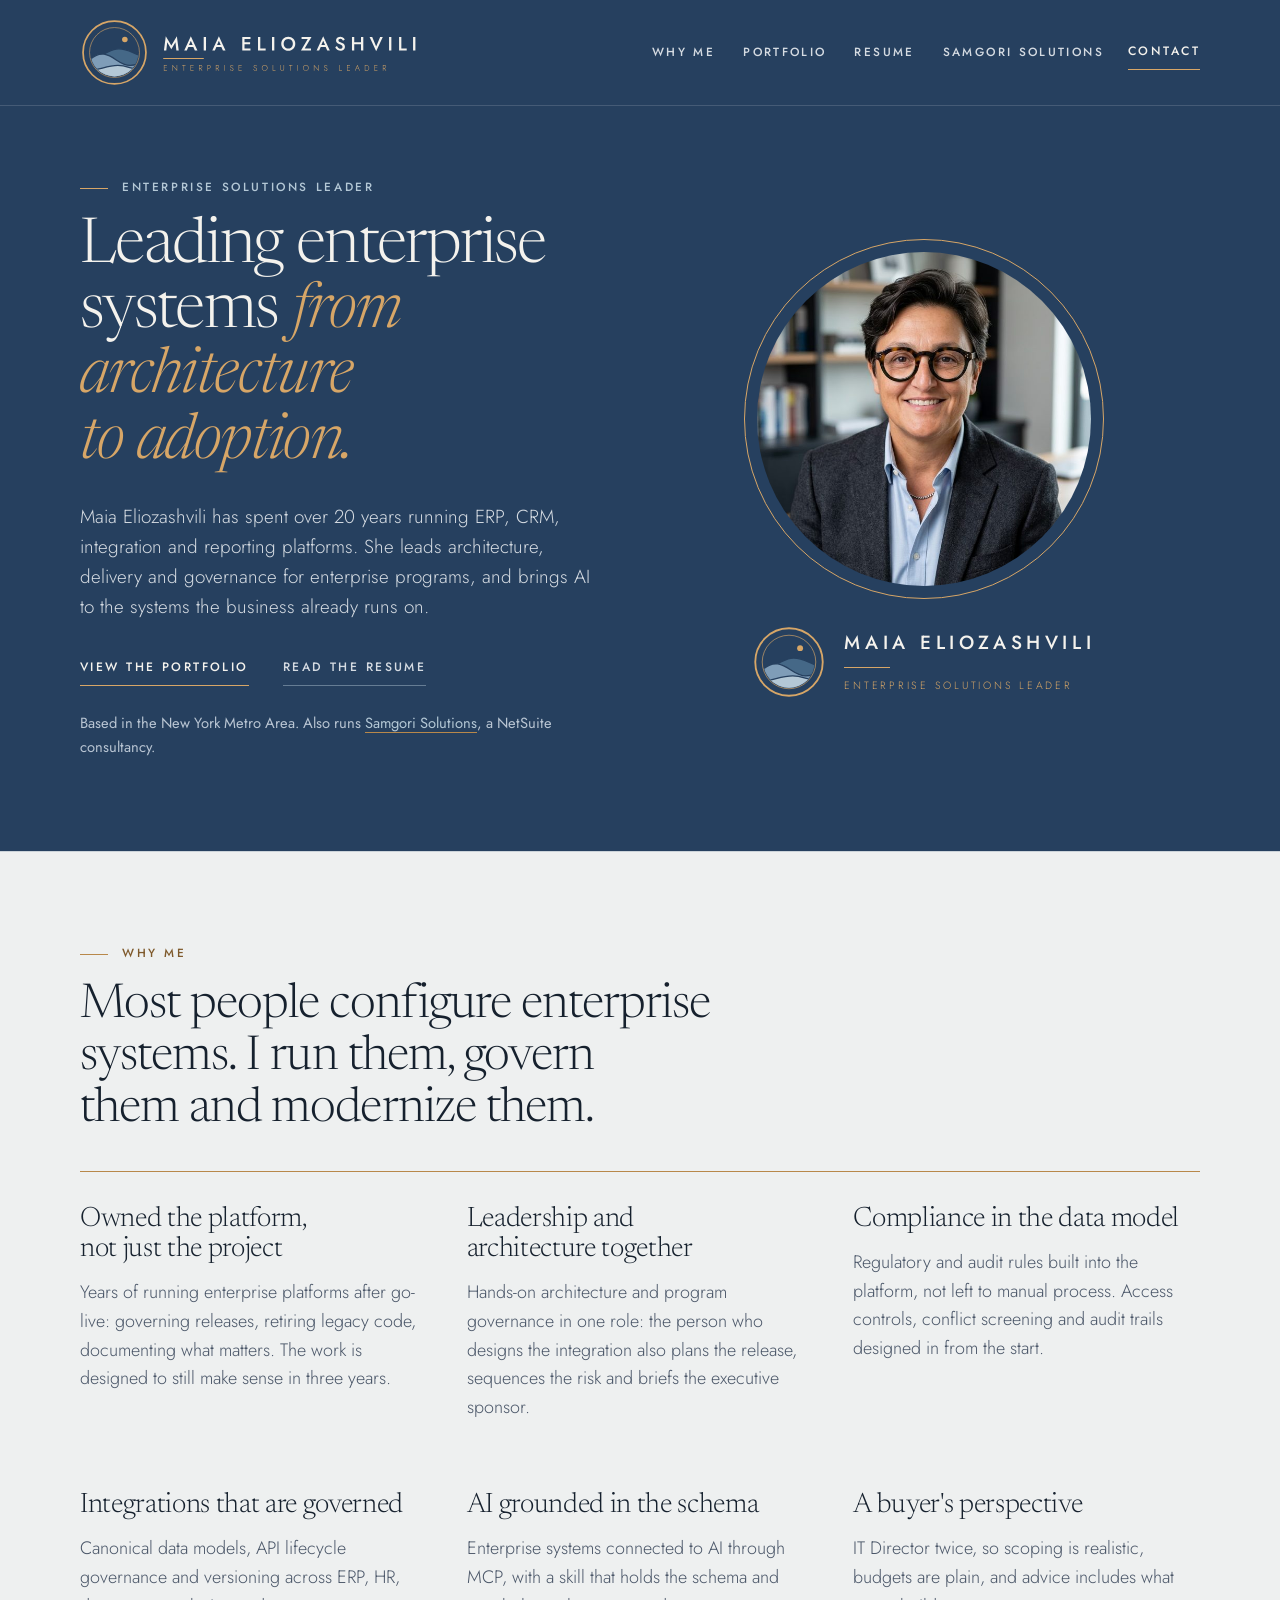
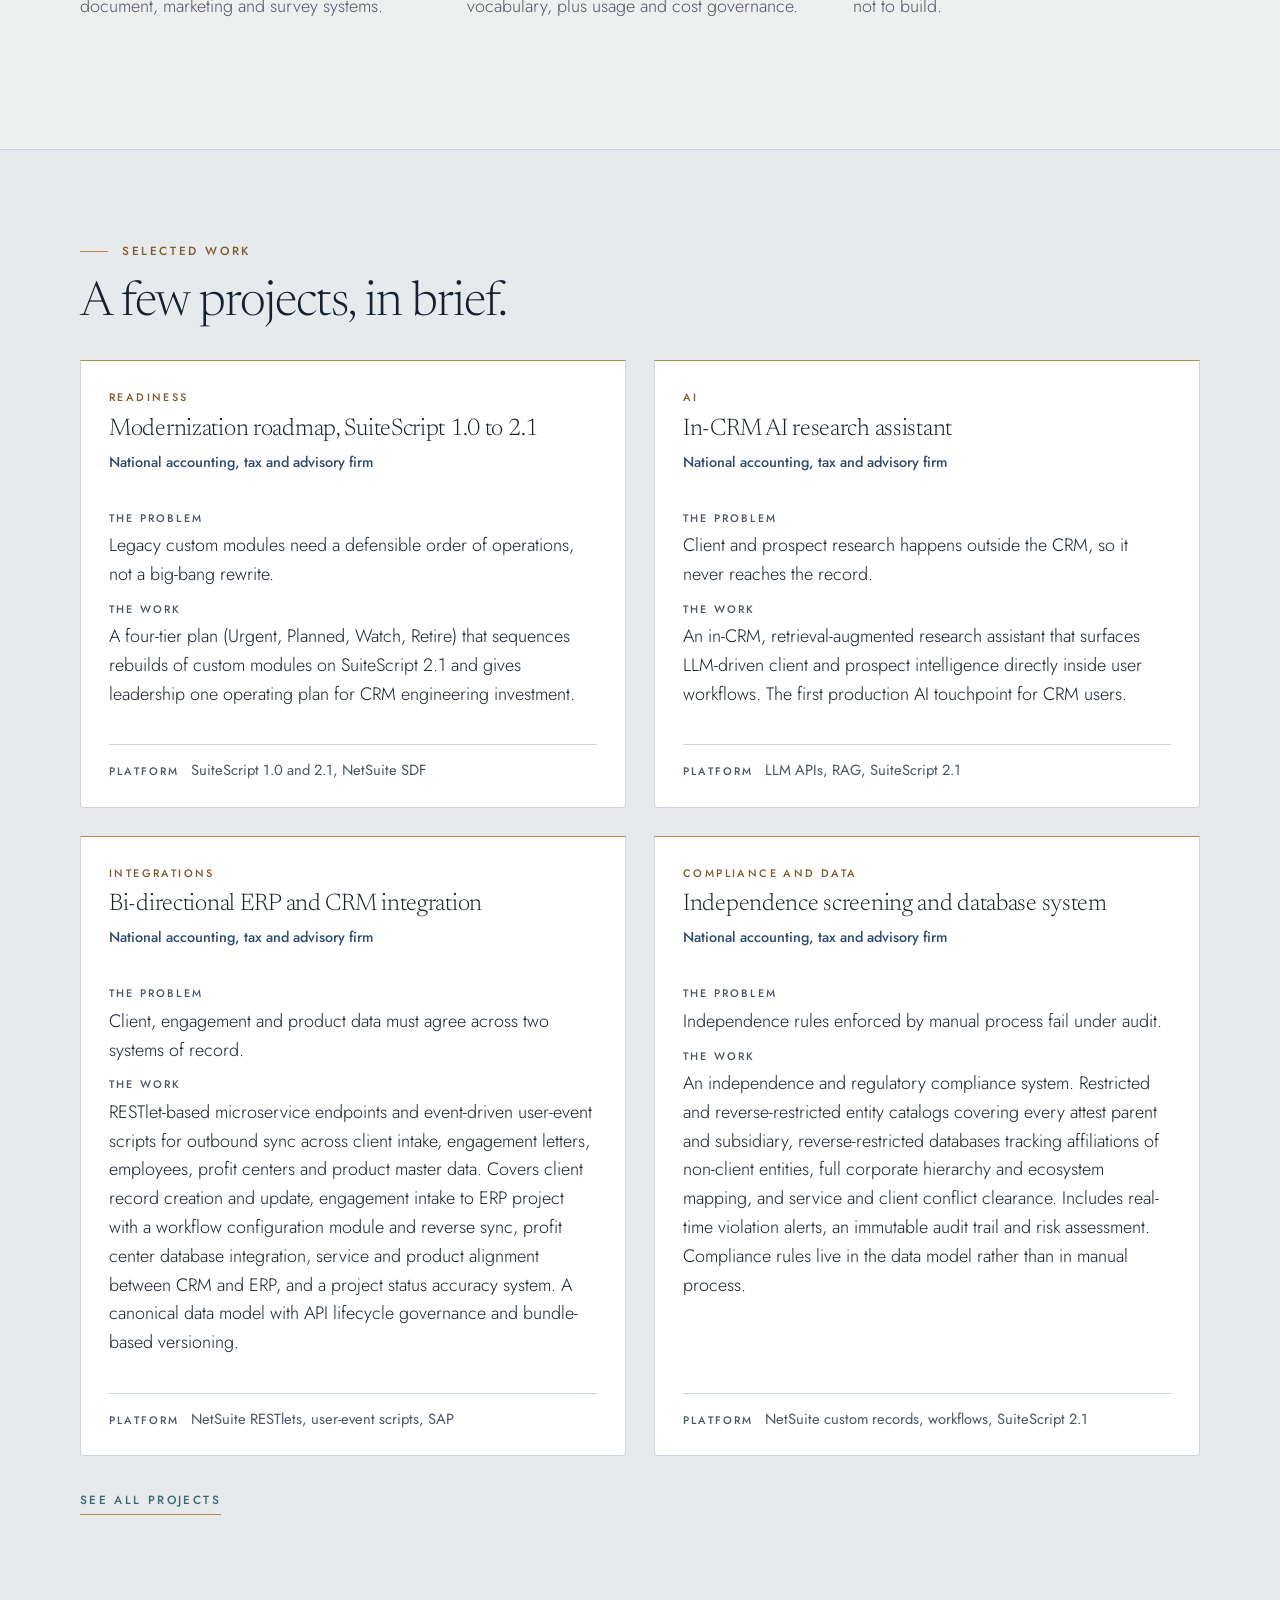
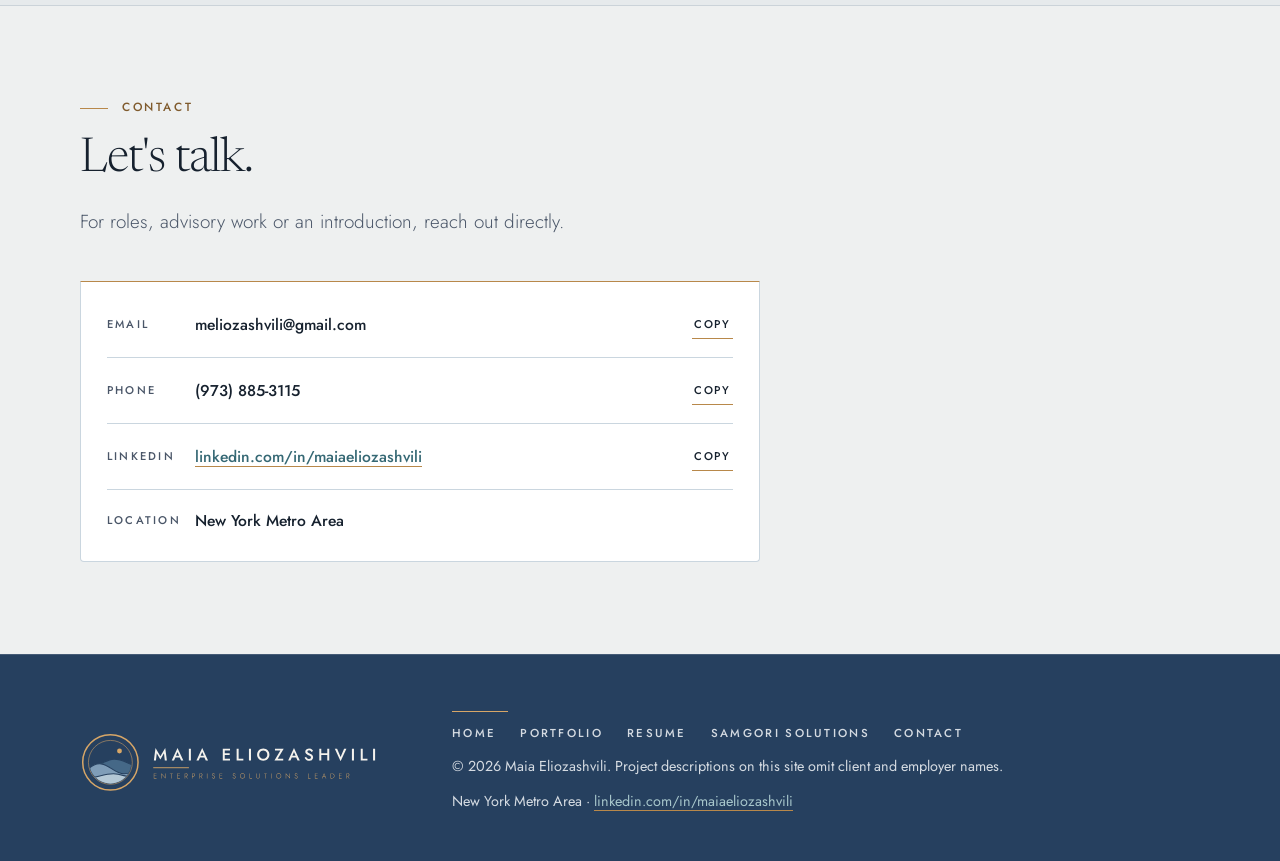
<file: public/index.html>
<!doctype html>
<html lang="en"><head>
<script async src="https://www.googletagmanager.com/gtag/js?id=G-SLFPFHT46K"></script><script>window.dataLayer=window.dataLayer||[];function gtag(){dataLayer.push(arguments)}gtag("js",new Date());gtag("config","G-SLFPFHT46K");</script>
<meta name="description" content="Enterprise solutions leader with 20+ years across ERP, CRM, integrations, reporting and AI enablement. Based in the New York Metro Area."><link rel="canonical" href="https://maiaeliozashvili.com/">
<meta property="og:type" content="website"><meta property="og:title" content="Maia Eliozashvili · Enterprise Solutions Leader"><meta property="og:description" content="Enterprise solutions leader with 20+ years across ERP, CRM, integrations, reporting and AI enablement. Based in the New York Metro Area."><meta property="og:url" content="https://maiaeliozashvili.com/"><meta property="og:image" content="https://maiaeliozashvili.com/maia.jpg"><meta name="twitter:card" content="summary">
<script type="application/ld+json">{"@context": "https://schema.org", "@type": "Person", "name": "Maia Eliozashvili", "url": "https://maiaeliozashvili.com", "image": "https://maiaeliozashvili.com/maia.jpg", "jobTitle": "Enterprise Solutions Leader", "email": "mailto:meliozashvili@gmail.com", "sameAs": ["https://www.linkedin.com/in/maiaeliozashvili"], "address": {"@type": "PostalAddress", "addressRegion": "New York Metro Area", "addressCountry": "US"}}</script>
<meta charset="utf-8"><meta name="viewport" content="width=device-width, initial-scale=1, viewport-fit=cover">
<title>Maia Eliozashvili · Enterprise Solutions Leader</title>

<link rel="icon" type="image/svg+xml" href="data:image/svg+xml,%3Csvg%20xmlns%3D%22http%3A//www.w3.org/2000/svg%22%20viewBox%3D%22-4%20-4%2072%2072%22%3E%3Crect%20x%3D%22-4%22%20y%3D%22-4%22%20width%3D%2272%22%20height%3D%2272%22%20rx%3D%2216%22%20fill%3D%22%2326405F%22/%3E%3Cdefs%3E%3CclipPath%20id%3D%22k4%22%3E%3Ccircle%20cx%3D%2232%22%20cy%3D%2232%22%20r%3D%2225%22/%3E%3C/clipPath%3E%3C/defs%3E%3Ccircle%20cx%3D%2232%22%20cy%3D%2232%22%20r%3D%2229.6%22%20fill%3D%22none%22%20stroke%3D%22%23D7A667%22%20stroke-width%3D%223.6%22/%3E%3Cg%20clip-path%3D%22url%28%23k4%29%22%3E%3Cpath%20d%3D%22M6%2062%20A26%2026%200%200%201%2058%2062%20Z%22%20fill%3D%22%23B4C8D6%22%20stroke%3D%22%2326405F%22%20stroke-width%3D%221.5%22%20stroke-linejoin%3D%22round%22/%3E%3C/g%3E%3Ccircle%20cx%3D%2242%22%20cy%3D%2219%22%20r%3D%224%22%20fill%3D%22%23D7A667%22/%3E%3C/svg%3E">
<link rel="stylesheet" href="https://fonts.googleapis.com/css2?family=Jost:wght@300;400;500&family=Newsreader:ital,opsz,wght@0,6..72,300;0,6..72,400;1,6..72,300;1,6..72,400&display=swap">
<link rel="stylesheet" href="styles.css">
</head><body>
<header class="site-header on-navy"><div class="wrap">
    <a class="brand" href="./" aria-label="Maia Eliozashvili home"><svg xmlns="http://www.w3.org/2000/svg" viewBox="-2 -2 336 68" role="img" aria-label="Maia Eliozashvili, Enterprise Solutions Leader"><title>Maia Eliozashvili, Enterprise Solutions Leader</title><defs><clipPath id="whdr"><circle cx="32" cy="32" r="23.6"/></clipPath></defs>
<circle cx="32" cy="32" r="31" fill="none" stroke="#D7A667" stroke-width="1.7"/>
<circle cx="32" cy="32" r="24.6" fill="none" stroke="#D7A667" stroke-width=".6"/>
<g clip-path="url(#whdr)"><g transform="translate(32 32) scale(.85) translate(-32 -32)">
<path d="M0 40 C14 40 22 30 34 28 C46 26 54 34 64 36 V70 H0Z" fill="#456887" stroke="#26405F" stroke-width="1.5" stroke-linejoin="round"/>
<path d="M0 44 C6 37 12 33 20 34 C32 36 38 47 50 47 C56 47 60 45 64 44 V70 H0Z" fill="#7F9DB8" stroke="#26405F" stroke-width="1.5" stroke-linejoin="round"/>
<path d="M0 53 C14 53 22 47 36 47 C48 47 54 53 64 51 V70 H0Z" fill="#B4C8D6" stroke="#26405F" stroke-width="1.5" stroke-linejoin="round"/>
<circle cx="44" cy="17" r="3.2" fill="#D7A667"/></g></g><path d="M83.952 21.906 87.999 28.765 92.065 21.906 92.977 30.0H95.295L93.471 16.035L87.999 25.060000000000002L82.546 16.035L80.722 30.0H83.04ZM109.6790625 26.58 111.1990625 30.0H113.7450625L107.2280625 15.959L100.7300625 30.0H103.2570625L104.7770625 26.58ZM107.2280625 20.462 109.0520625 24.68H105.4230625ZM119.921125 16.700000000000003V30.0H122.201125V16.700000000000003ZM137.3261875 26.58 138.8461875 30.0H141.3921875L134.8751875 15.959L128.3771875 30.0H130.9041875L132.42418750000002 26.58ZM134.8751875 20.462 136.6991875 24.68H133.0701875ZM157.9243125 16.700000000000003V30.0H166.0183125V28.024H160.12831250000002V23.844H165.6383125V21.906H160.12831250000002V18.676000000000002H166.0183125V16.700000000000003ZM173.42937500000002 16.700000000000003V30.0H180.95337500000002V27.986H175.671375V16.700000000000003ZM187.22443750000002 16.700000000000003V30.0H189.50443750000002V16.700000000000003ZM198.72050000000004 23.35Q198.72050000000004 21.982 199.30950000000004 20.9085Q199.89850000000004 19.835 200.91500000000002 19.227Q201.93150000000003 18.619 203.24250000000004 18.619Q204.59150000000002 18.619 205.60800000000003 19.227Q206.62450000000004 19.835 207.19450000000003 20.9085Q207.76450000000003 21.982 207.76450000000003 23.35Q207.76450000000003 24.718 207.18500000000003 25.782Q206.60550000000003 26.846 205.58900000000006 27.4635Q204.57250000000005 28.081 203.24250000000004 28.081Q201.93150000000003 28.081 200.91500000000002 27.4635Q199.89850000000004 26.846 199.30950000000004 25.782Q198.72050000000004 24.718 198.72050000000004 23.35ZM196.34550000000004 23.35Q196.34550000000004 24.832 196.85850000000005 26.105Q197.37150000000003 27.378 198.30250000000004 28.308999999999997Q199.23350000000005 29.24 200.49700000000004 29.7625Q201.76050000000004 30.285 203.24250000000004 30.285Q204.76250000000005 30.285 206.01650000000004 29.7625Q207.27050000000003 29.24 208.20150000000004 28.308999999999997Q209.13250000000005 27.378 209.64550000000003 26.105Q210.15850000000003 24.832 210.15850000000003 23.35Q210.15850000000003 21.849 209.64550000000003 20.595Q209.13250000000005 19.341 208.19200000000004 18.4195Q207.25150000000002 17.498 205.99750000000003 16.975500000000004Q204.74350000000004 16.453000000000003 203.24250000000004 16.453000000000003Q201.77950000000004 16.453000000000003 200.51600000000002 16.975500000000004Q199.25250000000003 17.498 198.312 18.4195Q197.37150000000003 19.341 196.85850000000005 20.595Q196.34550000000004 21.849 196.34550000000004 23.35ZM216.37256250000004 18.771H222.45256250000003L215.78356250000004 30.0H225.62556250000003V27.986H219.43156250000004L226.13856250000003 16.700000000000003H216.37256250000004ZM240.12362500000003 26.58 241.64362500000004 30.0H244.18962500000004L237.67262500000004 15.959L231.17462500000002 30.0H233.70162500000004L235.22162500000005 26.58ZM237.67262500000004 20.462 239.49662500000002 24.68H235.86762500000003ZM251.23968750000003 25.706 249.56768750000003 26.884Q250.00468750000005 27.796 250.75518750000003 28.575Q251.50568750000002 29.354 252.50318750000002 29.819499999999998Q253.50068750000003 30.285 254.65968750000005 30.285Q255.51468750000004 30.285 256.30318750000004 30.009500000000003Q257.09168750000003 29.734 257.71868750000004 29.2305Q258.34568750000005 28.727 258.71618750000005 27.986Q259.08668750000004 27.245 259.08668750000004 26.314Q259.08668750000004 25.44 258.78268750000007 24.7845Q258.47868750000004 24.129 257.99418750000007 23.654000000000003Q257.50968750000004 23.179000000000002 256.91118750000004 22.856Q256.31268750000004 22.533 255.70468750000003 22.323999999999998Q254.64068750000004 21.944000000000003 253.97568750000005 21.583000000000002Q253.31068750000003 21.222 252.99718750000005 20.8135Q252.68368750000005 20.405 252.68368750000005 19.892Q252.68368750000005 19.322000000000003 253.12068750000003 18.8945Q253.55768750000004 18.467 254.48868750000003 18.467Q255.15368750000005 18.467 255.65718750000005 18.7235Q256.16068750000005 18.98 256.54068750000005 19.4075Q256.92068750000004 19.835 257.18668750000006 20.329L258.9916875 19.303Q258.66868750000003 18.6 258.06068750000003 17.954Q257.4526875 17.308 256.5786875 16.8805Q255.70468750000003 16.453000000000003 254.52668750000004 16.453000000000003Q253.32968750000003 16.453000000000003 252.38918750000005 16.909000000000002Q251.44868750000003 17.365000000000002 250.89768750000002 18.1725Q250.34668750000003 18.98 250.34668750000003 20.044Q250.34668750000003 20.975 250.70768750000002 21.6305Q251.06868750000004 22.286 251.61968750000005 22.7325Q252.17068750000004 23.179000000000002 252.77868750000005 23.4735Q253.38668750000005 23.768 253.88068750000002 23.939Q254.71668750000003 24.243000000000002 255.36268750000005 24.5565Q256.00868750000006 24.87 256.36018750000005 25.316499999999998Q256.71168750000004 25.762999999999998 256.71168750000004 26.485Q256.71168750000004 27.283 256.14168750000005 27.777Q255.57168750000002 28.271 254.65968750000005 28.271Q253.91868750000003 28.271 253.30118750000003 27.948Q252.68368750000005 27.625 252.18018750000005 27.055Q251.67668750000004 26.485 251.23968750000003 25.706ZM274.95275000000004 16.700000000000003V21.83H268.26475000000005V16.700000000000003H266.0227500000001V30.0H268.26475000000005V23.901H274.95275000000004V30.0H277.19475000000006V16.700000000000003ZM289.88781250000005 26.048000000000002 285.97381250000007 16.700000000000003H283.38981250000006L289.88781250000005 30.741L296.40481250000005 16.700000000000003H293.80181250000004ZM302.58087500000005 16.700000000000003V30.0H304.860875V16.700000000000003ZM312.46193750000003 16.700000000000003V30.0H319.9859375V27.986H314.7039375V16.700000000000003ZM326.257 16.700000000000003V30.0H328.537V16.700000000000003Z" fill="#F4F2ED"/><path d="M80 38 H120" stroke="#D7A667" stroke-width="1"/><path d="M80.672 44.4V50.0H83.68V49.584H81.112V47.136H83.52V46.72H81.112V44.816H83.68V44.4ZM93.31138461538461 44.4V49.088L89.05538461538461 44.184V50.0H89.49538461538461V45.328L93.75138461538461 50.216V44.4ZM98.64676923076922 44.816H100.11876923076923V50.0H100.55876923076923V44.816H102.03076923076922V44.4H98.64676923076922ZM106.92615384615384 44.4V50.0H109.93415384615385V49.584H107.36615384615384V47.136H109.77415384615384V46.72H107.36615384615384V44.816H109.93415384615385V44.4ZM115.30953846153845 44.4V50.0H115.74953846153845V47.648H116.48553846153845L118.11753846153846 50.0H118.66153846153846L116.95753846153845 47.624Q117.28553846153845 47.584 117.56553846153845 47.456Q117.98953846153846 47.272 118.23753846153846 46.903999999999996Q118.48553846153845 46.536 118.48553846153845 46.024Q118.48553846153845 45.504 118.23753846153846 45.144Q117.98953846153846 44.784 117.56153846153845 44.592Q117.13353846153845 44.4 116.58953846153845 44.4ZM115.74953846153845 47.256V44.792H116.58953846153845Q117.01353846153846 44.792 117.34153846153845 44.936Q117.66953846153845 45.08 117.85753846153845 45.352000000000004Q118.04553846153846 45.624 118.04553846153846 46.024Q118.04553846153846 46.424 117.86153846153846 46.7Q117.67753846153846 46.976 117.34553846153847 47.116Q117.01353846153846 47.256 116.58953846153845 47.256ZM123.60492307692307 44.4V50.0H124.04492307692307V47.712H124.91692307692307Q125.44492307692308 47.712 125.85692307692307 47.516000000000005Q126.26892307692307 47.32 126.50892307692308 46.944Q126.74892307692308 46.568 126.74892307692308 46.056Q126.74892307692308 45.536 126.50892307692308 45.168Q126.26892307692307 44.8 125.85692307692307 44.599999999999994Q125.44492307692308 44.4 124.91692307692307 44.4ZM124.04492307692307 47.296V44.816H124.91692307692307Q125.53292307692307 44.816 125.91692307692307 45.132000000000005Q126.30092307692307 45.448 126.30092307692307 46.056Q126.30092307692307 46.656 125.91692307692307 46.976Q125.53292307692307 47.296 124.91692307692307 47.296ZM131.8843076923077 44.4V50.0H132.32430769230768V47.648H133.0603076923077L134.69230769230768 50.0H135.2363076923077L133.53230769230768 47.624Q133.86030769230769 47.584 134.1403076923077 47.456Q134.5643076923077 47.272 134.81230769230768 46.903999999999996Q135.0603076923077 46.536 135.0603076923077 46.024Q135.0603076923077 45.504 134.81230769230768 45.144Q134.5643076923077 44.784 134.1363076923077 44.592Q133.7083076923077 44.4 133.1643076923077 44.4ZM132.32430769230768 47.256V44.792H133.1643076923077Q133.5883076923077 44.792 133.9163076923077 44.936Q134.2443076923077 45.08 134.4323076923077 45.352000000000004Q134.62030769230768 45.624 134.62030769230768 46.024Q134.62030769230768 46.424 134.43630769230768 46.7Q134.25230769230768 46.976 133.9203076923077 47.116Q133.5883076923077 47.256 133.1643076923077 47.256ZM140.16369230769232 44.4V50.0H140.6036923076923V44.4ZM146.0830769230769 48.384 145.72307692307692 48.608Q145.8590769230769 49.0 146.10707692307693 49.336Q146.35507692307692 49.672 146.72307692307692 49.872Q147.0910769230769 50.072 147.5790769230769 50.072Q147.9230769230769 50.072 148.2190769230769 49.964Q148.51507692307692 49.856 148.73507692307692 49.652Q148.95507692307692 49.448 149.0790769230769 49.168Q149.2030769230769 48.888 149.2030769230769 48.544Q149.2030769230769 48.176 149.0750769230769 47.908Q148.9470769230769 47.64 148.7430769230769 47.448Q148.53907692307692 47.256 148.2910769230769 47.128Q148.0430769230769 47.0 147.8110769230769 46.912Q147.3630769230769 46.752 147.0590769230769 46.572Q146.7550769230769 46.392 146.6030769230769 46.168000000000006Q146.45107692307693 45.944 146.45107692307693 45.632Q146.45107692307693 45.256 146.71507692307694 45.004000000000005Q146.97907692307692 44.752 147.46707692307692 44.752Q147.8350769230769 44.752 148.08307692307693 44.891999999999996Q148.33107692307692 45.032 148.4950769230769 45.239999999999995Q148.65907692307692 45.448 148.74707692307692 45.664L149.1310769230769 45.448Q149.0190769230769 45.176 148.8030769230769 44.92Q148.58707692307692 44.664 148.26307692307694 44.496Q147.93907692307693 44.328 147.49107692307692 44.328Q147.0590769230769 44.328 146.7150769230769 44.5Q146.3710769230769 44.672 146.17907692307693 44.98Q145.98707692307693 45.288 145.98707692307693 45.688Q145.98707692307693 46.048 146.1270769230769 46.304Q146.2670769230769 46.56 146.4910769230769 46.74Q146.7150769230769 46.92 146.97507692307693 47.044Q147.23507692307692 47.168 147.47507692307693 47.256Q147.79507692307692 47.376 148.08707692307692 47.532Q148.37907692307692 47.688 148.56307692307692 47.936Q148.74707692307692 48.184 148.74707692307692 48.592Q148.74707692307692 49.056 148.43907692307693 49.355999999999995Q148.1310769230769 49.656 147.58707692307692 49.656Q147.18707692307692 49.656 146.8990769230769 49.483999999999995Q146.61107692307692 49.312 146.41507692307692 49.024Q146.21907692307693 48.736 146.0830769230769 48.384ZM154.3464615384615 44.4V50.0H157.35446153846152V49.584H154.7864615384615V47.136H157.19446153846152V46.72H154.7864615384615V44.816H157.35446153846152V44.4ZM169.28123076923075 48.384 168.92123076923076 48.608Q169.05723076923076 49.0 169.30523076923077 49.336Q169.55323076923077 49.672 169.92123076923076 49.872Q170.28923076923076 50.072 170.77723076923075 50.072Q171.12123076923075 50.072 171.41723076923074 49.964Q171.71323076923076 49.856 171.93323076923076 49.652Q172.15323076923076 49.448 172.27723076923075 49.168Q172.40123076923075 48.888 172.40123076923075 48.544Q172.40123076923075 48.176 172.27323076923074 47.908Q172.14523076923075 47.64 171.94123076923074 47.448Q171.73723076923076 47.256 171.48923076923074 47.128Q171.24123076923075 47.0 171.00923076923075 46.912Q170.56123076923075 46.752 170.25723076923074 46.572Q169.95323076923074 46.392 169.80123076923076 46.168000000000006Q169.64923076923077 45.944 169.64923076923077 45.632Q169.64923076923077 45.256 169.91323076923078 45.004000000000005Q170.17723076923076 44.752 170.66523076923076 44.752Q171.03323076923076 44.752 171.28123076923077 44.891999999999996Q171.52923076923076 45.032 171.69323076923075 45.239999999999995Q171.85723076923077 45.448 171.94523076923076 45.664L172.32923076923075 45.448Q172.21723076923075 45.176 172.00123076923074 44.92Q171.78523076923076 44.664 171.46123076923078 44.496Q171.13723076923077 44.328 170.68923076923076 44.328Q170.25723076923074 44.328 169.91323076923075 44.5Q169.56923076923076 44.672 169.37723076923078 44.98Q169.18523076923077 45.288 169.18523076923077 45.688Q169.18523076923077 46.048 169.32523076923076 46.304Q169.46523076923074 46.56 169.68923076923073 46.74Q169.91323076923075 46.92 170.17323076923077 47.044Q170.43323076923076 47.168 170.67323076923077 47.256Q170.99323076923076 47.376 171.28523076923076 47.532Q171.57723076923077 47.688 171.76123076923076 47.936Q171.94523076923076 48.184 171.94523076923076 48.592Q171.94523076923076 49.056 171.63723076923077 49.355999999999995Q171.32923076923075 49.656 170.78523076923076 49.656Q170.38523076923076 49.656 170.09723076923075 49.483999999999995Q169.80923076923077 49.312 169.61323076923077 49.024Q169.41723076923077 48.736 169.28123076923075 48.384ZM177.68861538461536 47.2Q177.68861538461536 46.496 177.98861538461534 45.948Q178.28861538461535 45.4 178.81261538461536 45.084Q179.33661538461536 44.768 180.00861538461535 44.768Q180.68061538461535 44.768 181.20461538461535 45.084Q181.72861538461535 45.4 182.02461538461534 45.948Q182.32061538461537 46.496 182.32061538461537 47.2Q182.32061538461537 47.896 182.02461538461534 48.448Q181.72861538461535 49.0 181.20461538461535 49.316Q180.68061538461535 49.632 180.00861538461535 49.632Q179.33661538461536 49.632 178.81261538461536 49.316Q178.28861538461535 49.0 177.98861538461534 48.448Q177.68861538461536 47.896 177.68861538461536 47.2ZM177.22461538461536 47.2Q177.22461538461536 47.816 177.43261538461536 48.34Q177.64061538461536 48.864 178.01661538461536 49.251999999999995Q178.39261538461537 49.64 178.90061538461538 49.856Q179.40861538461536 50.072 180.00861538461535 50.072Q180.60861538461535 50.072 181.11661538461536 49.856Q181.62461538461537 49.64 182.00061538461534 49.251999999999995Q182.37661538461535 48.864 182.58461538461535 48.34Q182.79261538461535 47.816 182.79261538461535 47.2Q182.79261538461535 46.584 182.58461538461535 46.06Q182.37661538461535 45.536 182.00061538461534 45.147999999999996Q181.62461538461537 44.76 181.11661538461536 44.544Q180.60861538461535 44.328 180.00861538461535 44.328Q179.40861538461536 44.328 178.90061538461538 44.544Q178.39261538461537 44.76 178.01661538461536 45.147999999999996Q177.64061538461536 45.536 177.43261538461536 46.06Q177.22461538461536 46.584 177.22461538461536 47.2ZM187.92799999999997 44.4V50.0H190.67999999999998V49.584H188.36799999999997V44.4ZM195.5353846153846 44.4V48.192Q195.5353846153846 48.608 195.6553846153846 48.956Q195.7753846153846 49.304 196.0073846153846 49.552Q196.2393846153846 49.8 196.5713846153846 49.94Q196.9033846153846 50.08 197.3273846153846 50.08Q197.7513846153846 50.08 198.0833846153846 49.94Q198.4153846153846 49.8 198.6473846153846 49.552Q198.8793846153846 49.304 198.9993846153846 48.956Q199.1193846153846 48.608 199.1193846153846 48.192V44.4H198.6793846153846V48.192Q198.6793846153846 48.864 198.3273846153846 49.263999999999996Q197.9753846153846 49.664 197.3273846153846 49.664Q196.6793846153846 49.664 196.3273846153846 49.263999999999996Q195.9753846153846 48.864 195.9753846153846 48.192V44.4ZM203.9747692307692 44.816H205.4467692307692V50.0H205.8867692307692V44.816H207.3587692307692V44.4H203.9747692307692ZM212.23815384615384 44.4V50.0H212.67815384615383V44.4ZM218.26153846153844 47.2Q218.26153846153844 46.496 218.56153846153842 45.948Q218.86153846153843 45.4 219.38553846153843 45.084Q219.90953846153843 44.768 220.58153846153843 44.768Q221.25353846153843 44.768 221.77753846153843 45.084Q222.30153846153843 45.4 222.59753846153842 45.948Q222.89353846153844 46.496 222.89353846153844 47.2Q222.89353846153844 47.896 222.59753846153842 48.448Q222.30153846153843 49.0 221.77753846153843 49.316Q221.25353846153843 49.632 220.58153846153843 49.632Q219.90953846153843 49.632 219.38553846153843 49.316Q218.86153846153843 49.0 218.56153846153842 48.448Q218.26153846153844 47.896 218.26153846153844 47.2ZM217.79753846153844 47.2Q217.79753846153844 47.816 218.00553846153844 48.34Q218.21353846153843 48.864 218.58953846153844 49.251999999999995Q218.96553846153844 49.64 219.47353846153845 49.856Q219.98153846153843 50.072 220.58153846153843 50.072Q221.18153846153842 50.072 221.68953846153843 49.856Q222.19753846153844 49.64 222.57353846153842 49.251999999999995Q222.94953846153842 48.864 223.15753846153842 48.34Q223.36553846153842 47.816 223.36553846153842 47.2Q223.36553846153842 46.584 223.15753846153842 46.06Q222.94953846153842 45.536 222.57353846153842 45.147999999999996Q222.19753846153844 44.76 221.68953846153843 44.544Q221.18153846153842 44.328 220.58153846153843 44.328Q219.98153846153843 44.328 219.47353846153845 44.544Q218.96553846153844 44.76 218.58953846153844 45.147999999999996Q218.21353846153843 45.536 218.00553846153844 46.06Q217.79753846153844 46.584 217.79753846153844 47.2ZM232.75692307692304 44.4V49.088L228.50092307692304 44.184V50.0H228.94092307692304V45.328L233.19692307692304 50.216V44.4ZM238.69230769230765 48.384 238.33230769230767 48.608Q238.46830769230766 49.0 238.71630769230768 49.336Q238.96430769230767 49.672 239.33230769230767 49.872Q239.70030769230766 50.072 240.18830769230766 50.072Q240.53230769230765 50.072 240.82830769230765 49.964Q241.12430769230767 49.856 241.34430769230767 49.652Q241.56430769230766 49.448 241.68830769230766 49.168Q241.81230769230766 48.888 241.81230769230766 48.544Q241.81230769230766 48.176 241.68430769230764 47.908Q241.55630769230766 47.64 241.35230769230765 47.448Q241.14830769230767 47.256 240.90030769230765 47.128Q240.65230769230766 47.0 240.42030769230766 46.912Q239.97230769230765 46.752 239.66830769230765 46.572Q239.36430769230765 46.392 239.21230769230766 46.168000000000006Q239.06030769230767 45.944 239.06030769230767 45.632Q239.06030769230767 45.256 239.32430769230768 45.004000000000005Q239.58830769230767 44.752 240.07630769230767 44.752Q240.44430769230766 44.752 240.69230769230768 44.891999999999996Q240.94030769230767 45.032 241.10430769230766 45.239999999999995Q241.26830769230767 45.448 241.35630769230767 45.664L241.74030769230765 45.448Q241.62830769230766 45.176 241.41230769230765 44.92Q241.19630769230767 44.664 240.8723076923077 44.496Q240.54830769230767 44.328 240.10030769230767 44.328Q239.66830769230765 44.328 239.32430769230766 44.5Q238.98030769230766 44.672 238.78830769230768 44.98Q238.59630769230768 45.288 238.59630769230768 45.688Q238.59630769230768 46.048 238.73630769230766 46.304Q238.87630769230765 46.56 239.10030769230764 46.74Q239.32430769230766 46.92 239.58430769230768 47.044Q239.84430769230767 47.168 240.08430769230768 47.256Q240.40430769230767 47.376 240.69630769230767 47.532Q240.98830769230767 47.688 241.17230769230767 47.936Q241.35630769230767 48.184 241.35630769230767 48.592Q241.35630769230767 49.056 241.04830769230767 49.355999999999995Q240.74030769230765 49.656 240.19630769230767 49.656Q239.79630769230766 49.656 239.50830769230765 49.483999999999995Q239.22030769230767 49.312 239.02430769230767 49.024Q238.82830769230767 48.736 238.69230769230765 48.384ZM253.4670769230769 44.4V50.0H256.2190769230769V49.584H253.9070769230769V44.4ZM261.1144615384615 44.4V50.0H264.1224615384615V49.584H261.5544615384615V47.136H263.96246153846147V46.72H261.5544615384615V44.816H264.1224615384615V44.4ZM272.56984615384613 48.12 273.3458461538461 50.0H273.8418461538461L271.3698461538461 44.184L268.8978461538461 50.0H269.3938461538461L270.1618461538461 48.12ZM271.3698461538461 45.2 272.4018461538461 47.704H270.3378461538461ZM278.6972307692307 44.4V50.0H280.2172307692307Q281.03323076923067 50.0 281.6532307692307 49.647999999999996Q282.2732307692307 49.296 282.6212307692307 48.668Q282.9692307692307 48.04 282.9692307692307 47.2Q282.9692307692307 46.36 282.6212307692307 45.732Q282.2732307692307 45.104 281.6532307692307 44.751999999999995Q281.03323076923067 44.4 280.2172307692307 44.4ZM279.1372307692307 49.56V44.84H280.2172307692307Q280.7372307692307 44.84 281.1652307692307 45.008Q281.5932307692307 45.176 281.89723076923065 45.484Q282.2012307692307 45.792 282.3652307692307 46.228Q282.5292307692307 46.664 282.5292307692307 47.2Q282.5292307692307 47.736 282.3652307692307 48.172Q282.2012307692307 48.608 281.89723076923065 48.916Q281.5932307692307 49.224 281.1652307692307 49.391999999999996Q280.7372307692307 49.56 280.2172307692307 49.56ZM288.10461538461533 44.4V50.0H291.1126153846153V49.584H288.5446153846153V47.136H290.9526153846153V46.72H288.5446153846153V44.816H291.1126153846153V44.4ZM296.48799999999994 44.4V50.0H296.92799999999994V47.648H297.66399999999993L299.29599999999994 50.0H299.8399999999999L298.1359999999999 47.624Q298.46399999999994 47.584 298.7439999999999 47.456Q299.1679999999999 47.272 299.41599999999994 46.903999999999996Q299.66399999999993 46.536 299.66399999999993 46.024Q299.66399999999993 45.504 299.41599999999994 45.144Q299.1679999999999 44.784 298.7399999999999 44.592Q298.3119999999999 44.4 297.7679999999999 44.4ZM296.92799999999994 47.256V44.792H297.7679999999999Q298.1919999999999 44.792 298.51999999999987 44.936Q298.8479999999999 45.08 299.03599999999994 45.352000000000004Q299.22399999999993 45.624 299.22399999999993 46.024Q299.22399999999993 46.424 299.03999999999996 46.7Q298.85599999999994 46.976 298.5239999999999 47.116Q298.1919999999999 47.256 297.7679999999999 47.256Z" fill="#D7A667"/></svg></a>
    <nav class="nav" aria-label="Primary"><a class="nav-link" href="#why-me">Why me</a><a class="nav-link" href="portfolio.html">Portfolio</a><a class="nav-link" href="resume.html">Resume</a><a class="nav-link" href="https://www.samgorisolutions.com" target="_blank" rel="noopener">Samgori Solutions</a></nav>
    <a class="btn head-cta" href="#contact"><span class="long">Contact</span><span class="short">Contact</span></a>
  </div></header>
<main id="top">
<section class="hero on-navy" aria-labelledby="hero-title"><div class="wrap">
  <div>
    <p class="eyebrow">Enterprise solutions leader</p>
    <h1 id="hero-title">Leading enterprise systems <em>from architecture to adoption.</em></h1>
    <p class="lede">Maia Eliozashvili has spent over 20 years running ERP, CRM, integration and reporting platforms. She leads architecture, delivery and governance for enterprise programs, and brings AI to the systems the business already runs on.</p>
    <div class="hero-actions"><a class="btn" href="portfolio.html">View the portfolio</a><a class="btn ghost" href="resume.html">Read the resume</a></div>
    <p class="hero-note">Based in the New York Metro Area. Also runs <a href="https://samgorisolutions.com" target="_blank" rel="noopener">Samgori Solutions</a>, a NetSuite consultancy.</p>
  </div>
  <div class="hero-portrait"><figure class="portrait-lg"><img src="maia.jpg" alt="Portrait of Maia Eliozashvili" width="640" height="640" fetchpriority="high"></figure><div class="id-lock"><div class="id-seal" aria-hidden="true"><svg xmlns="http://www.w3.org/2000/svg" viewBox="-2 -2 68 68" focusable="false"><defs><clipPath id="whero"><circle cx="32" cy="32" r="23.6"/></clipPath></defs>
<circle cx="32" cy="32" r="31" fill="none" stroke="#D7A667" stroke-width="1.7"/>
<circle cx="32" cy="32" r="24.6" fill="none" stroke="#D7A667" stroke-width=".6"/>
<g clip-path="url(#whero)"><g transform="translate(32 32) scale(.85) translate(-32 -32)">
<path d="M0 40 C14 40 22 30 34 28 C46 26 54 34 64 36 V70 H0Z" fill="#456887" stroke="#26405F" stroke-width="1.5" stroke-linejoin="round"/>
<path d="M0 44 C6 37 12 33 20 34 C32 36 38 47 50 47 C56 47 60 45 64 44 V70 H0Z" fill="#7F9DB8" stroke="#26405F" stroke-width="1.5" stroke-linejoin="round"/>
<path d="M0 53 C14 53 22 47 36 47 C48 47 54 53 64 51 V70 H0Z" fill="#B4C8D6" stroke="#26405F" stroke-width="1.5" stroke-linejoin="round"/>
<circle cx="44" cy="17" r="3.2" fill="#D7A667"/></g></g></svg></div><div class="id-text"><p class="id-name">Maia Eliozashvili</p><span class="id-rule" aria-hidden="true"></span><p class="id-title">Enterprise Solutions Leader</p></div></div></div>
</div></section>

<section id="why-me" class="band" aria-labelledby="why-title"><div class="wrap">
  <p class="eyebrow">Why me</p>
  <h2 id="why-title" style="margin-bottom:34px;max-width:26ch">Most people configure enterprise systems. I run them, govern them and modernize them.</h2>
  <div class="teasers"><article class="teaser"><h3>Owned the platform, not just the project</h3><p>Years of running enterprise platforms after go-live: governing releases, retiring legacy code, documenting what matters. The work is designed to still make sense in three years.</p></article><article class="teaser"><h3>Leadership and architecture together</h3><p>Hands-on architecture and program governance in one role: the person who designs the integration also plans the release, sequences the risk and briefs the executive sponsor.</p></article><article class="teaser"><h3>Compliance in the data model</h3><p>Regulatory and audit rules built into the platform, not left to manual process. Access controls, conflict screening and audit trails designed in from the start.</p></article><article class="teaser"><h3>Integrations that are governed</h3><p>Canonical data models, API lifecycle governance and versioning across ERP, HR, document, marketing and survey systems.</p></article><article class="teaser"><h3>AI grounded in the schema</h3><p>Enterprise systems connected to AI through MCP, with a skill that holds the schema and vocabulary, plus usage and cost governance.</p></article><article class="teaser"><h3>A buyer's perspective</h3><p>IT Director twice, so scoping is realistic, budgets are plain, and advice includes what not to build.</p></article></div>
</div></section>

<section class="band tint" aria-labelledby="sel-title"><div class="wrap">
  <p class="eyebrow">Selected work</p>
  <h2 id="sel-title" style="margin-bottom:30px">A few projects, in brief.</h2>
  <div class="proj-grid"><article class="proj" data-cat="ready">
  <p class="proj-tag">Readiness</p>
  <h3>Modernization roadmap, SuiteScript 1.0 to 2.1</h3>
  <p class="proj-org">National accounting, tax and advisory firm</p>
  <dl><dt>The problem</dt><dd>Legacy custom modules need a defensible order of operations, not a big-bang rewrite.</dd><dt>The work</dt><dd>A four-tier plan (Urgent, Planned, Watch, Retire) that sequences rebuilds of custom modules on SuiteScript 2.1 and gives leadership one operating plan for CRM engineering investment.</dd></dl>
  <p class="proj-stack"><span>Platform</span> SuiteScript 1.0 and 2.1, NetSuite SDF</p>
</article><article class="proj" data-cat="ai">
  <p class="proj-tag">AI</p>
  <h3>In-CRM AI research assistant</h3>
  <p class="proj-org">National accounting, tax and advisory firm</p>
  <dl><dt>The problem</dt><dd>Client and prospect research happens outside the CRM, so it never reaches the record.</dd><dt>The work</dt><dd>An in-CRM, retrieval-augmented research assistant that surfaces LLM-driven client and prospect intelligence directly inside user workflows. The first production AI touchpoint for CRM users.</dd></dl>
  <p class="proj-stack"><span>Platform</span> LLM APIs, RAG, SuiteScript 2.1</p>
</article><article class="proj" data-cat="int">
  <p class="proj-tag">Integrations</p>
  <h3>Bi-directional ERP and CRM integration</h3>
  <p class="proj-org">National accounting, tax and advisory firm</p>
  <dl><dt>The problem</dt><dd>Client, engagement and product data must agree across two systems of record.</dd><dt>The work</dt><dd>RESTlet-based microservice endpoints and event-driven user-event scripts for outbound sync across client intake, engagement letters, employees, profit centers and product master data. Covers client record creation and update, engagement intake to ERP project with a workflow configuration module and reverse sync, profit center database integration, service and product alignment between CRM and ERP, and a project status accuracy system. A canonical data model with API lifecycle governance and bundle-based versioning.</dd></dl>
  <p class="proj-stack"><span>Platform</span> NetSuite RESTlets, user-event scripts, SAP</p>
</article><article class="proj" data-cat="comp">
  <p class="proj-tag">Compliance and data</p>
  <h3>Independence screening and database system</h3>
  <p class="proj-org">National accounting, tax and advisory firm</p>
  <dl><dt>The problem</dt><dd>Independence rules enforced by manual process fail under audit.</dd><dt>The work</dt><dd>An independence and regulatory compliance system. Restricted and reverse-restricted entity catalogs covering every attest parent and subsidiary, reverse-restricted databases tracking affiliations of non-client entities, full corporate hierarchy and ecosystem mapping, and service and client conflict clearance. Includes real-time violation alerts, an immutable audit trail and risk assessment. Compliance rules live in the data model rather than in manual process.</dd></dl>
  <p class="proj-stack"><span>Platform</span> NetSuite custom records, workflows, SuiteScript 2.1</p>
</article></div>
  <p style="margin-top:28px"><a class="text-link" href="portfolio.html">See all projects</a></p>
</div></section>

<section id="contact" class="band" aria-labelledby="contact-title"><div class="wrap">
  <div class="contact-head"><p class="eyebrow">Contact</p><h2 id="contact-title">Let's talk.</h2>
  <p class="lede">For roles, advisory work or an introduction, reach out directly.</p></div>
  <div class="contact-card" style="max-width:680px">
    <div class="row"><span class="k">Email</span><span class="v" id="v-email">meliozashvili@gmail.com</span><button class="copy" type="button" data-copy="meliozashvili@gmail.com">Copy</button></div>
    <div class="row"><span class="k">Phone</span><span class="v" id="v-phone">(973) 885-3115</span><button class="copy" type="button" data-copy="(973) 885-3115">Copy</button></div>
    <div class="row"><span class="k">LinkedIn</span><a class="v" href="https://www.linkedin.com/in/maiaeliozashvili" target="_blank" rel="noopener">linkedin.com/in/maiaeliozashvili</a><button class="copy" type="button" data-copy="https://www.linkedin.com/in/maiaeliozashvili">Copy</button></div>
    <div class="row"><span class="k">Location</span><span class="v">New York Metro Area</span><span></span></div>
  </div>
</div></section>
</main>
<footer class="site-footer on-navy"><div class="wrap">
    <div class="foot-logo"><svg xmlns="http://www.w3.org/2000/svg" viewBox="-2 -2 336 68" role="img" aria-label="Maia Eliozashvili, Enterprise Solutions Leader"><title>Maia Eliozashvili, Enterprise Solutions Leader</title><defs><clipPath id="wftr"><circle cx="32" cy="32" r="23.6"/></clipPath></defs>
<circle cx="32" cy="32" r="31" fill="none" stroke="#D7A667" stroke-width="1.7"/>
<circle cx="32" cy="32" r="24.6" fill="none" stroke="#D7A667" stroke-width=".6"/>
<g clip-path="url(#wftr)"><g transform="translate(32 32) scale(.85) translate(-32 -32)">
<path d="M0 40 C14 40 22 30 34 28 C46 26 54 34 64 36 V70 H0Z" fill="#456887" stroke="#26405F" stroke-width="1.5" stroke-linejoin="round"/>
<path d="M0 44 C6 37 12 33 20 34 C32 36 38 47 50 47 C56 47 60 45 64 44 V70 H0Z" fill="#7F9DB8" stroke="#26405F" stroke-width="1.5" stroke-linejoin="round"/>
<path d="M0 53 C14 53 22 47 36 47 C48 47 54 53 64 51 V70 H0Z" fill="#B4C8D6" stroke="#26405F" stroke-width="1.5" stroke-linejoin="round"/>
<circle cx="44" cy="17" r="3.2" fill="#D7A667"/></g></g><path d="M83.952 21.906 87.999 28.765 92.065 21.906 92.977 30.0H95.295L93.471 16.035L87.999 25.060000000000002L82.546 16.035L80.722 30.0H83.04ZM109.6790625 26.58 111.1990625 30.0H113.7450625L107.2280625 15.959L100.7300625 30.0H103.2570625L104.7770625 26.58ZM107.2280625 20.462 109.0520625 24.68H105.4230625ZM119.921125 16.700000000000003V30.0H122.201125V16.700000000000003ZM137.3261875 26.58 138.8461875 30.0H141.3921875L134.8751875 15.959L128.3771875 30.0H130.9041875L132.42418750000002 26.58ZM134.8751875 20.462 136.6991875 24.68H133.0701875ZM157.9243125 16.700000000000003V30.0H166.0183125V28.024H160.12831250000002V23.844H165.6383125V21.906H160.12831250000002V18.676000000000002H166.0183125V16.700000000000003ZM173.42937500000002 16.700000000000003V30.0H180.95337500000002V27.986H175.671375V16.700000000000003ZM187.22443750000002 16.700000000000003V30.0H189.50443750000002V16.700000000000003ZM198.72050000000004 23.35Q198.72050000000004 21.982 199.30950000000004 20.9085Q199.89850000000004 19.835 200.91500000000002 19.227Q201.93150000000003 18.619 203.24250000000004 18.619Q204.59150000000002 18.619 205.60800000000003 19.227Q206.62450000000004 19.835 207.19450000000003 20.9085Q207.76450000000003 21.982 207.76450000000003 23.35Q207.76450000000003 24.718 207.18500000000003 25.782Q206.60550000000003 26.846 205.58900000000006 27.4635Q204.57250000000005 28.081 203.24250000000004 28.081Q201.93150000000003 28.081 200.91500000000002 27.4635Q199.89850000000004 26.846 199.30950000000004 25.782Q198.72050000000004 24.718 198.72050000000004 23.35ZM196.34550000000004 23.35Q196.34550000000004 24.832 196.85850000000005 26.105Q197.37150000000003 27.378 198.30250000000004 28.308999999999997Q199.23350000000005 29.24 200.49700000000004 29.7625Q201.76050000000004 30.285 203.24250000000004 30.285Q204.76250000000005 30.285 206.01650000000004 29.7625Q207.27050000000003 29.24 208.20150000000004 28.308999999999997Q209.13250000000005 27.378 209.64550000000003 26.105Q210.15850000000003 24.832 210.15850000000003 23.35Q210.15850000000003 21.849 209.64550000000003 20.595Q209.13250000000005 19.341 208.19200000000004 18.4195Q207.25150000000002 17.498 205.99750000000003 16.975500000000004Q204.74350000000004 16.453000000000003 203.24250000000004 16.453000000000003Q201.77950000000004 16.453000000000003 200.51600000000002 16.975500000000004Q199.25250000000003 17.498 198.312 18.4195Q197.37150000000003 19.341 196.85850000000005 20.595Q196.34550000000004 21.849 196.34550000000004 23.35ZM216.37256250000004 18.771H222.45256250000003L215.78356250000004 30.0H225.62556250000003V27.986H219.43156250000004L226.13856250000003 16.700000000000003H216.37256250000004ZM240.12362500000003 26.58 241.64362500000004 30.0H244.18962500000004L237.67262500000004 15.959L231.17462500000002 30.0H233.70162500000004L235.22162500000005 26.58ZM237.67262500000004 20.462 239.49662500000002 24.68H235.86762500000003ZM251.23968750000003 25.706 249.56768750000003 26.884Q250.00468750000005 27.796 250.75518750000003 28.575Q251.50568750000002 29.354 252.50318750000002 29.819499999999998Q253.50068750000003 30.285 254.65968750000005 30.285Q255.51468750000004 30.285 256.30318750000004 30.009500000000003Q257.09168750000003 29.734 257.71868750000004 29.2305Q258.34568750000005 28.727 258.71618750000005 27.986Q259.08668750000004 27.245 259.08668750000004 26.314Q259.08668750000004 25.44 258.78268750000007 24.7845Q258.47868750000004 24.129 257.99418750000007 23.654000000000003Q257.50968750000004 23.179000000000002 256.91118750000004 22.856Q256.31268750000004 22.533 255.70468750000003 22.323999999999998Q254.64068750000004 21.944000000000003 253.97568750000005 21.583000000000002Q253.31068750000003 21.222 252.99718750000005 20.8135Q252.68368750000005 20.405 252.68368750000005 19.892Q252.68368750000005 19.322000000000003 253.12068750000003 18.8945Q253.55768750000004 18.467 254.48868750000003 18.467Q255.15368750000005 18.467 255.65718750000005 18.7235Q256.16068750000005 18.98 256.54068750000005 19.4075Q256.92068750000004 19.835 257.18668750000006 20.329L258.9916875 19.303Q258.66868750000003 18.6 258.06068750000003 17.954Q257.4526875 17.308 256.5786875 16.8805Q255.70468750000003 16.453000000000003 254.52668750000004 16.453000000000003Q253.32968750000003 16.453000000000003 252.38918750000005 16.909000000000002Q251.44868750000003 17.365000000000002 250.89768750000002 18.1725Q250.34668750000003 18.98 250.34668750000003 20.044Q250.34668750000003 20.975 250.70768750000002 21.6305Q251.06868750000004 22.286 251.61968750000005 22.7325Q252.17068750000004 23.179000000000002 252.77868750000005 23.4735Q253.38668750000005 23.768 253.88068750000002 23.939Q254.71668750000003 24.243000000000002 255.36268750000005 24.5565Q256.00868750000006 24.87 256.36018750000005 25.316499999999998Q256.71168750000004 25.762999999999998 256.71168750000004 26.485Q256.71168750000004 27.283 256.14168750000005 27.777Q255.57168750000002 28.271 254.65968750000005 28.271Q253.91868750000003 28.271 253.30118750000003 27.948Q252.68368750000005 27.625 252.18018750000005 27.055Q251.67668750000004 26.485 251.23968750000003 25.706ZM274.95275000000004 16.700000000000003V21.83H268.26475000000005V16.700000000000003H266.0227500000001V30.0H268.26475000000005V23.901H274.95275000000004V30.0H277.19475000000006V16.700000000000003ZM289.88781250000005 26.048000000000002 285.97381250000007 16.700000000000003H283.38981250000006L289.88781250000005 30.741L296.40481250000005 16.700000000000003H293.80181250000004ZM302.58087500000005 16.700000000000003V30.0H304.860875V16.700000000000003ZM312.46193750000003 16.700000000000003V30.0H319.9859375V27.986H314.7039375V16.700000000000003ZM326.257 16.700000000000003V30.0H328.537V16.700000000000003Z" fill="#F4F2ED"/><path d="M80 38 H120" stroke="#D7A667" stroke-width="1"/><path d="M80.672 44.4V50.0H83.68V49.584H81.112V47.136H83.52V46.72H81.112V44.816H83.68V44.4ZM93.31138461538461 44.4V49.088L89.05538461538461 44.184V50.0H89.49538461538461V45.328L93.75138461538461 50.216V44.4ZM98.64676923076922 44.816H100.11876923076923V50.0H100.55876923076923V44.816H102.03076923076922V44.4H98.64676923076922ZM106.92615384615384 44.4V50.0H109.93415384615385V49.584H107.36615384615384V47.136H109.77415384615384V46.72H107.36615384615384V44.816H109.93415384615385V44.4ZM115.30953846153845 44.4V50.0H115.74953846153845V47.648H116.48553846153845L118.11753846153846 50.0H118.66153846153846L116.95753846153845 47.624Q117.28553846153845 47.584 117.56553846153845 47.456Q117.98953846153846 47.272 118.23753846153846 46.903999999999996Q118.48553846153845 46.536 118.48553846153845 46.024Q118.48553846153845 45.504 118.23753846153846 45.144Q117.98953846153846 44.784 117.56153846153845 44.592Q117.13353846153845 44.4 116.58953846153845 44.4ZM115.74953846153845 47.256V44.792H116.58953846153845Q117.01353846153846 44.792 117.34153846153845 44.936Q117.66953846153845 45.08 117.85753846153845 45.352000000000004Q118.04553846153846 45.624 118.04553846153846 46.024Q118.04553846153846 46.424 117.86153846153846 46.7Q117.67753846153846 46.976 117.34553846153847 47.116Q117.01353846153846 47.256 116.58953846153845 47.256ZM123.60492307692307 44.4V50.0H124.04492307692307V47.712H124.91692307692307Q125.44492307692308 47.712 125.85692307692307 47.516000000000005Q126.26892307692307 47.32 126.50892307692308 46.944Q126.74892307692308 46.568 126.74892307692308 46.056Q126.74892307692308 45.536 126.50892307692308 45.168Q126.26892307692307 44.8 125.85692307692307 44.599999999999994Q125.44492307692308 44.4 124.91692307692307 44.4ZM124.04492307692307 47.296V44.816H124.91692307692307Q125.53292307692307 44.816 125.91692307692307 45.132000000000005Q126.30092307692307 45.448 126.30092307692307 46.056Q126.30092307692307 46.656 125.91692307692307 46.976Q125.53292307692307 47.296 124.91692307692307 47.296ZM131.8843076923077 44.4V50.0H132.32430769230768V47.648H133.0603076923077L134.69230769230768 50.0H135.2363076923077L133.53230769230768 47.624Q133.86030769230769 47.584 134.1403076923077 47.456Q134.5643076923077 47.272 134.81230769230768 46.903999999999996Q135.0603076923077 46.536 135.0603076923077 46.024Q135.0603076923077 45.504 134.81230769230768 45.144Q134.5643076923077 44.784 134.1363076923077 44.592Q133.7083076923077 44.4 133.1643076923077 44.4ZM132.32430769230768 47.256V44.792H133.1643076923077Q133.5883076923077 44.792 133.9163076923077 44.936Q134.2443076923077 45.08 134.4323076923077 45.352000000000004Q134.62030769230768 45.624 134.62030769230768 46.024Q134.62030769230768 46.424 134.43630769230768 46.7Q134.25230769230768 46.976 133.9203076923077 47.116Q133.5883076923077 47.256 133.1643076923077 47.256ZM140.16369230769232 44.4V50.0H140.6036923076923V44.4ZM146.0830769230769 48.384 145.72307692307692 48.608Q145.8590769230769 49.0 146.10707692307693 49.336Q146.35507692307692 49.672 146.72307692307692 49.872Q147.0910769230769 50.072 147.5790769230769 50.072Q147.9230769230769 50.072 148.2190769230769 49.964Q148.51507692307692 49.856 148.73507692307692 49.652Q148.95507692307692 49.448 149.0790769230769 49.168Q149.2030769230769 48.888 149.2030769230769 48.544Q149.2030769230769 48.176 149.0750769230769 47.908Q148.9470769230769 47.64 148.7430769230769 47.448Q148.53907692307692 47.256 148.2910769230769 47.128Q148.0430769230769 47.0 147.8110769230769 46.912Q147.3630769230769 46.752 147.0590769230769 46.572Q146.7550769230769 46.392 146.6030769230769 46.168000000000006Q146.45107692307693 45.944 146.45107692307693 45.632Q146.45107692307693 45.256 146.71507692307694 45.004000000000005Q146.97907692307692 44.752 147.46707692307692 44.752Q147.8350769230769 44.752 148.08307692307693 44.891999999999996Q148.33107692307692 45.032 148.4950769230769 45.239999999999995Q148.65907692307692 45.448 148.74707692307692 45.664L149.1310769230769 45.448Q149.0190769230769 45.176 148.8030769230769 44.92Q148.58707692307692 44.664 148.26307692307694 44.496Q147.93907692307693 44.328 147.49107692307692 44.328Q147.0590769230769 44.328 146.7150769230769 44.5Q146.3710769230769 44.672 146.17907692307693 44.98Q145.98707692307693 45.288 145.98707692307693 45.688Q145.98707692307693 46.048 146.1270769230769 46.304Q146.2670769230769 46.56 146.4910769230769 46.74Q146.7150769230769 46.92 146.97507692307693 47.044Q147.23507692307692 47.168 147.47507692307693 47.256Q147.79507692307692 47.376 148.08707692307692 47.532Q148.37907692307692 47.688 148.56307692307692 47.936Q148.74707692307692 48.184 148.74707692307692 48.592Q148.74707692307692 49.056 148.43907692307693 49.355999999999995Q148.1310769230769 49.656 147.58707692307692 49.656Q147.18707692307692 49.656 146.8990769230769 49.483999999999995Q146.61107692307692 49.312 146.41507692307692 49.024Q146.21907692307693 48.736 146.0830769230769 48.384ZM154.3464615384615 44.4V50.0H157.35446153846152V49.584H154.7864615384615V47.136H157.19446153846152V46.72H154.7864615384615V44.816H157.35446153846152V44.4ZM169.28123076923075 48.384 168.92123076923076 48.608Q169.05723076923076 49.0 169.30523076923077 49.336Q169.55323076923077 49.672 169.92123076923076 49.872Q170.28923076923076 50.072 170.77723076923075 50.072Q171.12123076923075 50.072 171.41723076923074 49.964Q171.71323076923076 49.856 171.93323076923076 49.652Q172.15323076923076 49.448 172.27723076923075 49.168Q172.40123076923075 48.888 172.40123076923075 48.544Q172.40123076923075 48.176 172.27323076923074 47.908Q172.14523076923075 47.64 171.94123076923074 47.448Q171.73723076923076 47.256 171.48923076923074 47.128Q171.24123076923075 47.0 171.00923076923075 46.912Q170.56123076923075 46.752 170.25723076923074 46.572Q169.95323076923074 46.392 169.80123076923076 46.168000000000006Q169.64923076923077 45.944 169.64923076923077 45.632Q169.64923076923077 45.256 169.91323076923078 45.004000000000005Q170.17723076923076 44.752 170.66523076923076 44.752Q171.03323076923076 44.752 171.28123076923077 44.891999999999996Q171.52923076923076 45.032 171.69323076923075 45.239999999999995Q171.85723076923077 45.448 171.94523076923076 45.664L172.32923076923075 45.448Q172.21723076923075 45.176 172.00123076923074 44.92Q171.78523076923076 44.664 171.46123076923078 44.496Q171.13723076923077 44.328 170.68923076923076 44.328Q170.25723076923074 44.328 169.91323076923075 44.5Q169.56923076923076 44.672 169.37723076923078 44.98Q169.18523076923077 45.288 169.18523076923077 45.688Q169.18523076923077 46.048 169.32523076923076 46.304Q169.46523076923074 46.56 169.68923076923073 46.74Q169.91323076923075 46.92 170.17323076923077 47.044Q170.43323076923076 47.168 170.67323076923077 47.256Q170.99323076923076 47.376 171.28523076923076 47.532Q171.57723076923077 47.688 171.76123076923076 47.936Q171.94523076923076 48.184 171.94523076923076 48.592Q171.94523076923076 49.056 171.63723076923077 49.355999999999995Q171.32923076923075 49.656 170.78523076923076 49.656Q170.38523076923076 49.656 170.09723076923075 49.483999999999995Q169.80923076923077 49.312 169.61323076923077 49.024Q169.41723076923077 48.736 169.28123076923075 48.384ZM177.68861538461536 47.2Q177.68861538461536 46.496 177.98861538461534 45.948Q178.28861538461535 45.4 178.81261538461536 45.084Q179.33661538461536 44.768 180.00861538461535 44.768Q180.68061538461535 44.768 181.20461538461535 45.084Q181.72861538461535 45.4 182.02461538461534 45.948Q182.32061538461537 46.496 182.32061538461537 47.2Q182.32061538461537 47.896 182.02461538461534 48.448Q181.72861538461535 49.0 181.20461538461535 49.316Q180.68061538461535 49.632 180.00861538461535 49.632Q179.33661538461536 49.632 178.81261538461536 49.316Q178.28861538461535 49.0 177.98861538461534 48.448Q177.68861538461536 47.896 177.68861538461536 47.2ZM177.22461538461536 47.2Q177.22461538461536 47.816 177.43261538461536 48.34Q177.64061538461536 48.864 178.01661538461536 49.251999999999995Q178.39261538461537 49.64 178.90061538461538 49.856Q179.40861538461536 50.072 180.00861538461535 50.072Q180.60861538461535 50.072 181.11661538461536 49.856Q181.62461538461537 49.64 182.00061538461534 49.251999999999995Q182.37661538461535 48.864 182.58461538461535 48.34Q182.79261538461535 47.816 182.79261538461535 47.2Q182.79261538461535 46.584 182.58461538461535 46.06Q182.37661538461535 45.536 182.00061538461534 45.147999999999996Q181.62461538461537 44.76 181.11661538461536 44.544Q180.60861538461535 44.328 180.00861538461535 44.328Q179.40861538461536 44.328 178.90061538461538 44.544Q178.39261538461537 44.76 178.01661538461536 45.147999999999996Q177.64061538461536 45.536 177.43261538461536 46.06Q177.22461538461536 46.584 177.22461538461536 47.2ZM187.92799999999997 44.4V50.0H190.67999999999998V49.584H188.36799999999997V44.4ZM195.5353846153846 44.4V48.192Q195.5353846153846 48.608 195.6553846153846 48.956Q195.7753846153846 49.304 196.0073846153846 49.552Q196.2393846153846 49.8 196.5713846153846 49.94Q196.9033846153846 50.08 197.3273846153846 50.08Q197.7513846153846 50.08 198.0833846153846 49.94Q198.4153846153846 49.8 198.6473846153846 49.552Q198.8793846153846 49.304 198.9993846153846 48.956Q199.1193846153846 48.608 199.1193846153846 48.192V44.4H198.6793846153846V48.192Q198.6793846153846 48.864 198.3273846153846 49.263999999999996Q197.9753846153846 49.664 197.3273846153846 49.664Q196.6793846153846 49.664 196.3273846153846 49.263999999999996Q195.9753846153846 48.864 195.9753846153846 48.192V44.4ZM203.9747692307692 44.816H205.4467692307692V50.0H205.8867692307692V44.816H207.3587692307692V44.4H203.9747692307692ZM212.23815384615384 44.4V50.0H212.67815384615383V44.4ZM218.26153846153844 47.2Q218.26153846153844 46.496 218.56153846153842 45.948Q218.86153846153843 45.4 219.38553846153843 45.084Q219.90953846153843 44.768 220.58153846153843 44.768Q221.25353846153843 44.768 221.77753846153843 45.084Q222.30153846153843 45.4 222.59753846153842 45.948Q222.89353846153844 46.496 222.89353846153844 47.2Q222.89353846153844 47.896 222.59753846153842 48.448Q222.30153846153843 49.0 221.77753846153843 49.316Q221.25353846153843 49.632 220.58153846153843 49.632Q219.90953846153843 49.632 219.38553846153843 49.316Q218.86153846153843 49.0 218.56153846153842 48.448Q218.26153846153844 47.896 218.26153846153844 47.2ZM217.79753846153844 47.2Q217.79753846153844 47.816 218.00553846153844 48.34Q218.21353846153843 48.864 218.58953846153844 49.251999999999995Q218.96553846153844 49.64 219.47353846153845 49.856Q219.98153846153843 50.072 220.58153846153843 50.072Q221.18153846153842 50.072 221.68953846153843 49.856Q222.19753846153844 49.64 222.57353846153842 49.251999999999995Q222.94953846153842 48.864 223.15753846153842 48.34Q223.36553846153842 47.816 223.36553846153842 47.2Q223.36553846153842 46.584 223.15753846153842 46.06Q222.94953846153842 45.536 222.57353846153842 45.147999999999996Q222.19753846153844 44.76 221.68953846153843 44.544Q221.18153846153842 44.328 220.58153846153843 44.328Q219.98153846153843 44.328 219.47353846153845 44.544Q218.96553846153844 44.76 218.58953846153844 45.147999999999996Q218.21353846153843 45.536 218.00553846153844 46.06Q217.79753846153844 46.584 217.79753846153844 47.2ZM232.75692307692304 44.4V49.088L228.50092307692304 44.184V50.0H228.94092307692304V45.328L233.19692307692304 50.216V44.4ZM238.69230769230765 48.384 238.33230769230767 48.608Q238.46830769230766 49.0 238.71630769230768 49.336Q238.96430769230767 49.672 239.33230769230767 49.872Q239.70030769230766 50.072 240.18830769230766 50.072Q240.53230769230765 50.072 240.82830769230765 49.964Q241.12430769230767 49.856 241.34430769230767 49.652Q241.56430769230766 49.448 241.68830769230766 49.168Q241.81230769230766 48.888 241.81230769230766 48.544Q241.81230769230766 48.176 241.68430769230764 47.908Q241.55630769230766 47.64 241.35230769230765 47.448Q241.14830769230767 47.256 240.90030769230765 47.128Q240.65230769230766 47.0 240.42030769230766 46.912Q239.97230769230765 46.752 239.66830769230765 46.572Q239.36430769230765 46.392 239.21230769230766 46.168000000000006Q239.06030769230767 45.944 239.06030769230767 45.632Q239.06030769230767 45.256 239.32430769230768 45.004000000000005Q239.58830769230767 44.752 240.07630769230767 44.752Q240.44430769230766 44.752 240.69230769230768 44.891999999999996Q240.94030769230767 45.032 241.10430769230766 45.239999999999995Q241.26830769230767 45.448 241.35630769230767 45.664L241.74030769230765 45.448Q241.62830769230766 45.176 241.41230769230765 44.92Q241.19630769230767 44.664 240.8723076923077 44.496Q240.54830769230767 44.328 240.10030769230767 44.328Q239.66830769230765 44.328 239.32430769230766 44.5Q238.98030769230766 44.672 238.78830769230768 44.98Q238.59630769230768 45.288 238.59630769230768 45.688Q238.59630769230768 46.048 238.73630769230766 46.304Q238.87630769230765 46.56 239.10030769230764 46.74Q239.32430769230766 46.92 239.58430769230768 47.044Q239.84430769230767 47.168 240.08430769230768 47.256Q240.40430769230767 47.376 240.69630769230767 47.532Q240.98830769230767 47.688 241.17230769230767 47.936Q241.35630769230767 48.184 241.35630769230767 48.592Q241.35630769230767 49.056 241.04830769230767 49.355999999999995Q240.74030769230765 49.656 240.19630769230767 49.656Q239.79630769230766 49.656 239.50830769230765 49.483999999999995Q239.22030769230767 49.312 239.02430769230767 49.024Q238.82830769230767 48.736 238.69230769230765 48.384ZM253.4670769230769 44.4V50.0H256.2190769230769V49.584H253.9070769230769V44.4ZM261.1144615384615 44.4V50.0H264.1224615384615V49.584H261.5544615384615V47.136H263.96246153846147V46.72H261.5544615384615V44.816H264.1224615384615V44.4ZM272.56984615384613 48.12 273.3458461538461 50.0H273.8418461538461L271.3698461538461 44.184L268.8978461538461 50.0H269.3938461538461L270.1618461538461 48.12ZM271.3698461538461 45.2 272.4018461538461 47.704H270.3378461538461ZM278.6972307692307 44.4V50.0H280.2172307692307Q281.03323076923067 50.0 281.6532307692307 49.647999999999996Q282.2732307692307 49.296 282.6212307692307 48.668Q282.9692307692307 48.04 282.9692307692307 47.2Q282.9692307692307 46.36 282.6212307692307 45.732Q282.2732307692307 45.104 281.6532307692307 44.751999999999995Q281.03323076923067 44.4 280.2172307692307 44.4ZM279.1372307692307 49.56V44.84H280.2172307692307Q280.7372307692307 44.84 281.1652307692307 45.008Q281.5932307692307 45.176 281.89723076923065 45.484Q282.2012307692307 45.792 282.3652307692307 46.228Q282.5292307692307 46.664 282.5292307692307 47.2Q282.5292307692307 47.736 282.3652307692307 48.172Q282.2012307692307 48.608 281.89723076923065 48.916Q281.5932307692307 49.224 281.1652307692307 49.391999999999996Q280.7372307692307 49.56 280.2172307692307 49.56ZM288.10461538461533 44.4V50.0H291.1126153846153V49.584H288.5446153846153V47.136H290.9526153846153V46.72H288.5446153846153V44.816H291.1126153846153V44.4ZM296.48799999999994 44.4V50.0H296.92799999999994V47.648H297.66399999999993L299.29599999999994 50.0H299.8399999999999L298.1359999999999 47.624Q298.46399999999994 47.584 298.7439999999999 47.456Q299.1679999999999 47.272 299.41599999999994 46.903999999999996Q299.66399999999993 46.536 299.66399999999993 46.024Q299.66399999999993 45.504 299.41599999999994 45.144Q299.1679999999999 44.784 298.7399999999999 44.592Q298.3119999999999 44.4 297.7679999999999 44.4ZM296.92799999999994 47.256V44.792H297.7679999999999Q298.1919999999999 44.792 298.51999999999987 44.936Q298.8479999999999 45.08 299.03599999999994 45.352000000000004Q299.22399999999993 45.624 299.22399999999993 46.024Q299.22399999999993 46.424 299.03999999999996 46.7Q298.85599999999994 46.976 298.5239999999999 47.116Q298.1919999999999 47.256 297.7679999999999 47.256Z" fill="#D7A667"/></svg></div>
    <div class="foot-text"><span class="foot-rule" aria-hidden="true"></span>
      <nav class="foot-nav" aria-label="Footer"><a href="./">Home</a><a href="portfolio.html">Portfolio</a><a href="resume.html">Resume</a><a href="https://www.samgorisolutions.com" target="_blank" rel="noopener">Samgori Solutions</a><a href="./#contact">Contact</a></nav>
      <p>&copy; 2026 Maia Eliozashvili. Project descriptions on this site omit client and employer names.</p>
      <p>New York Metro Area &middot; <a href="https://www.linkedin.com/in/maiaeliozashvili" target="_blank" rel="noopener">linkedin.com/in/maiaeliozashvili</a></p>
    </div></div></footer>
<script>
(function(){document.querySelectorAll('.copy[data-copy]').forEach(function(b){b.addEventListener('click',function(){
 var t=b.getAttribute('data-copy'),o=b.textContent;
 function d(x){b.textContent=x;setTimeout(function(){b.textContent=o},1600)}
 try{navigator.clipboard.writeText(t).then(function(){d('Copied')},function(){d('Select it')})}catch(e){d('Select it')}
});});})();
</script>
</body></html>
</file>
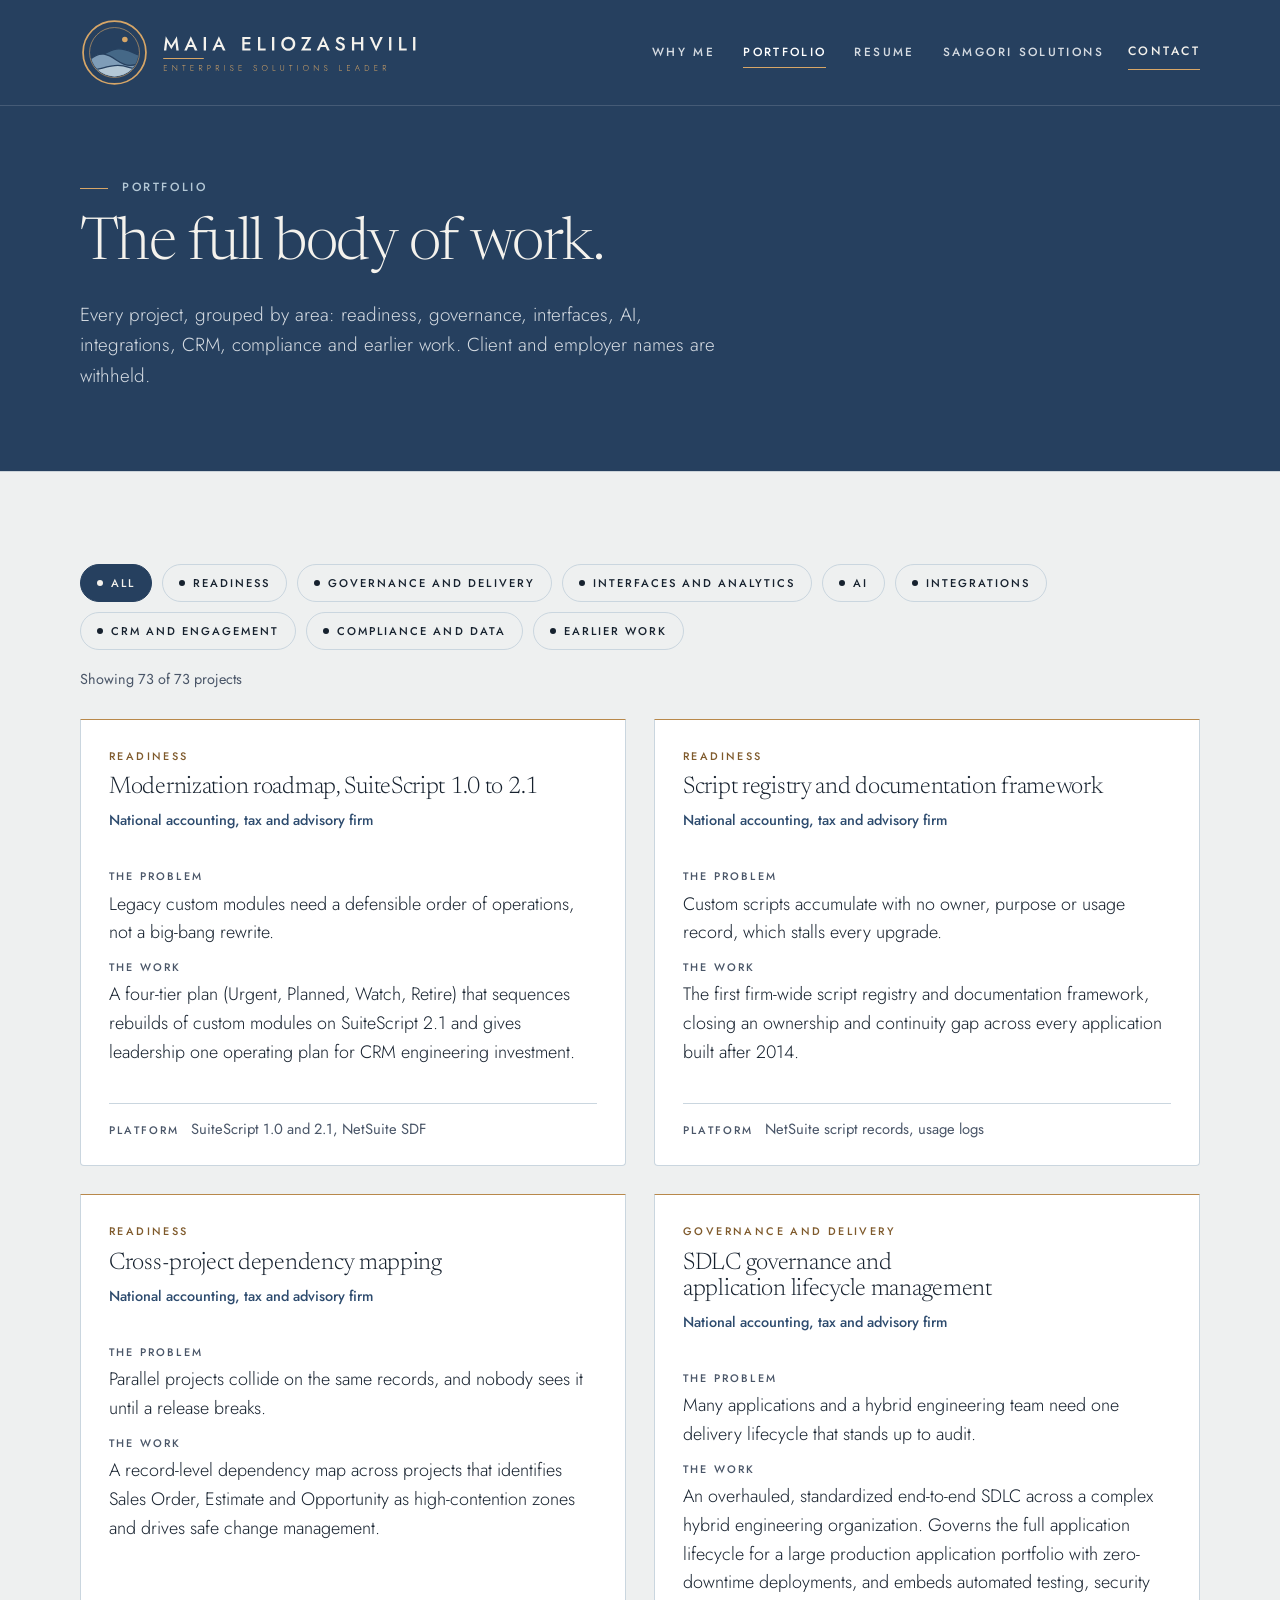
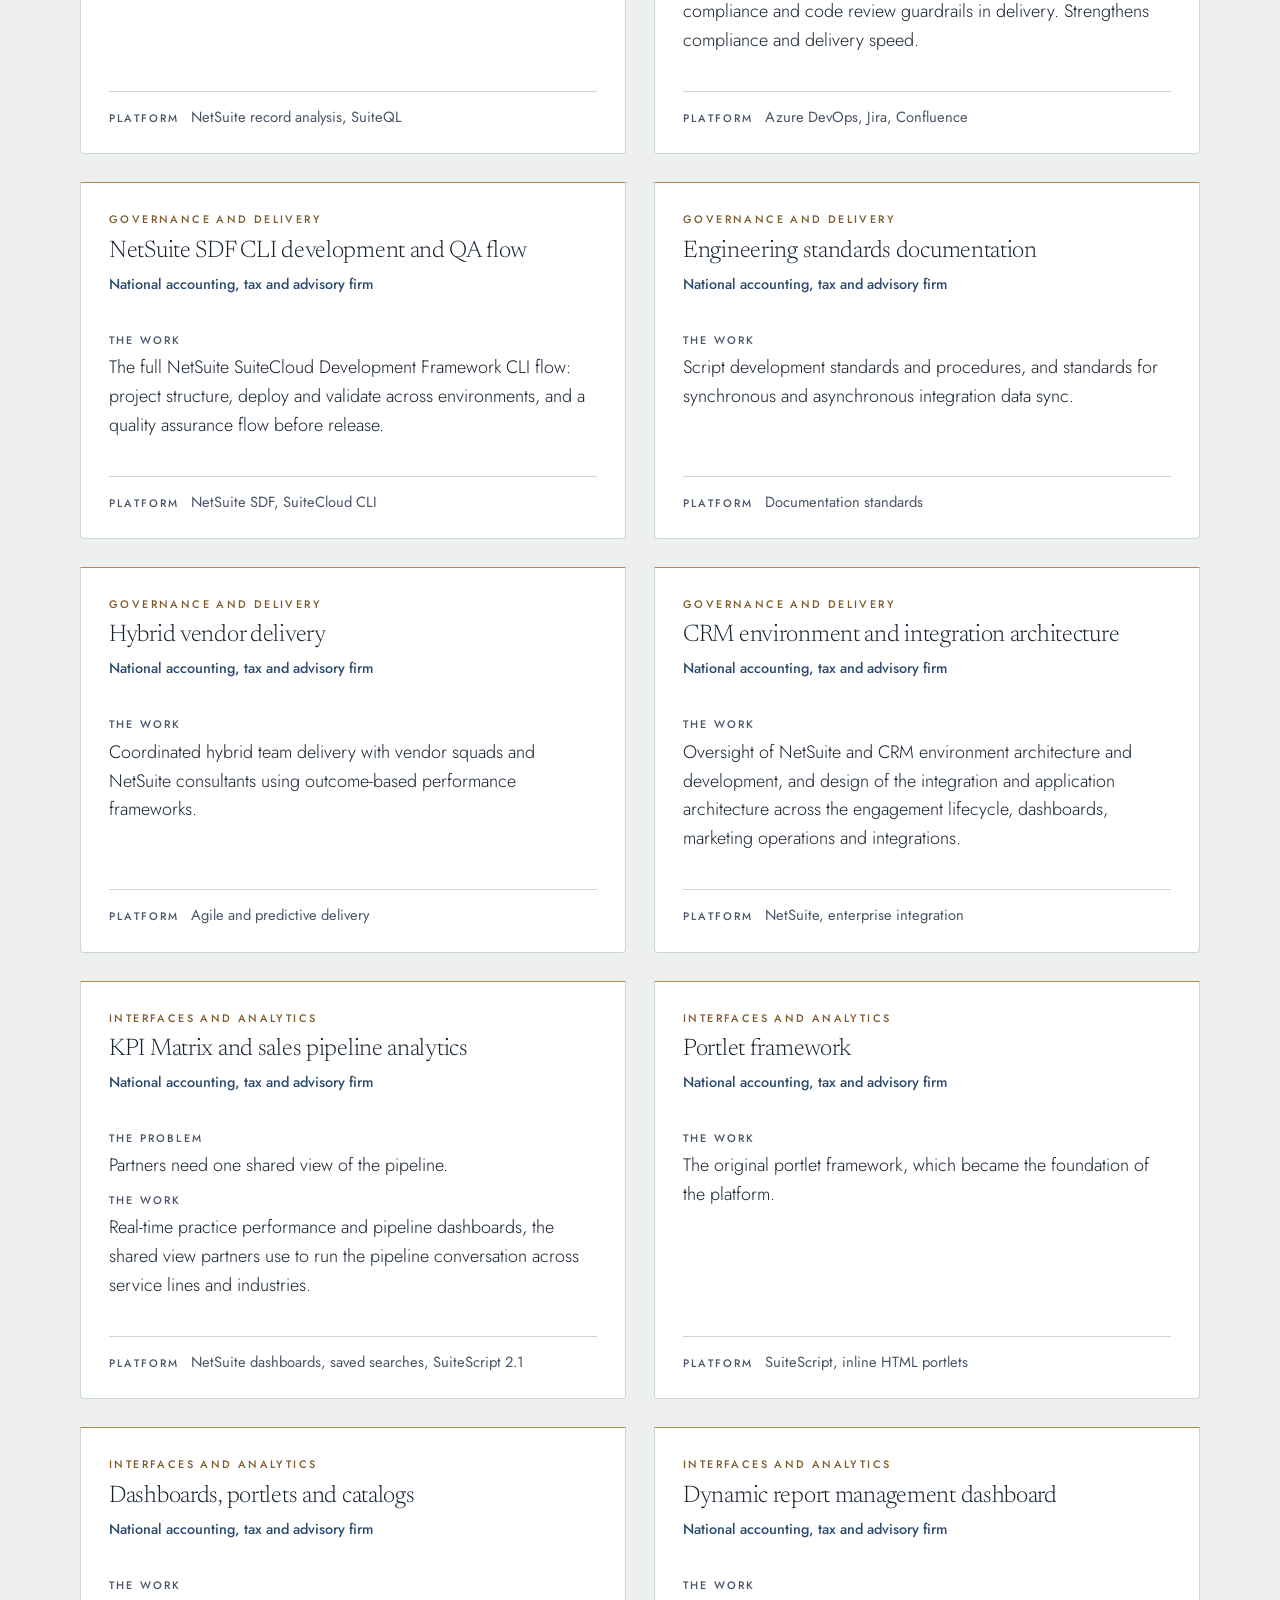
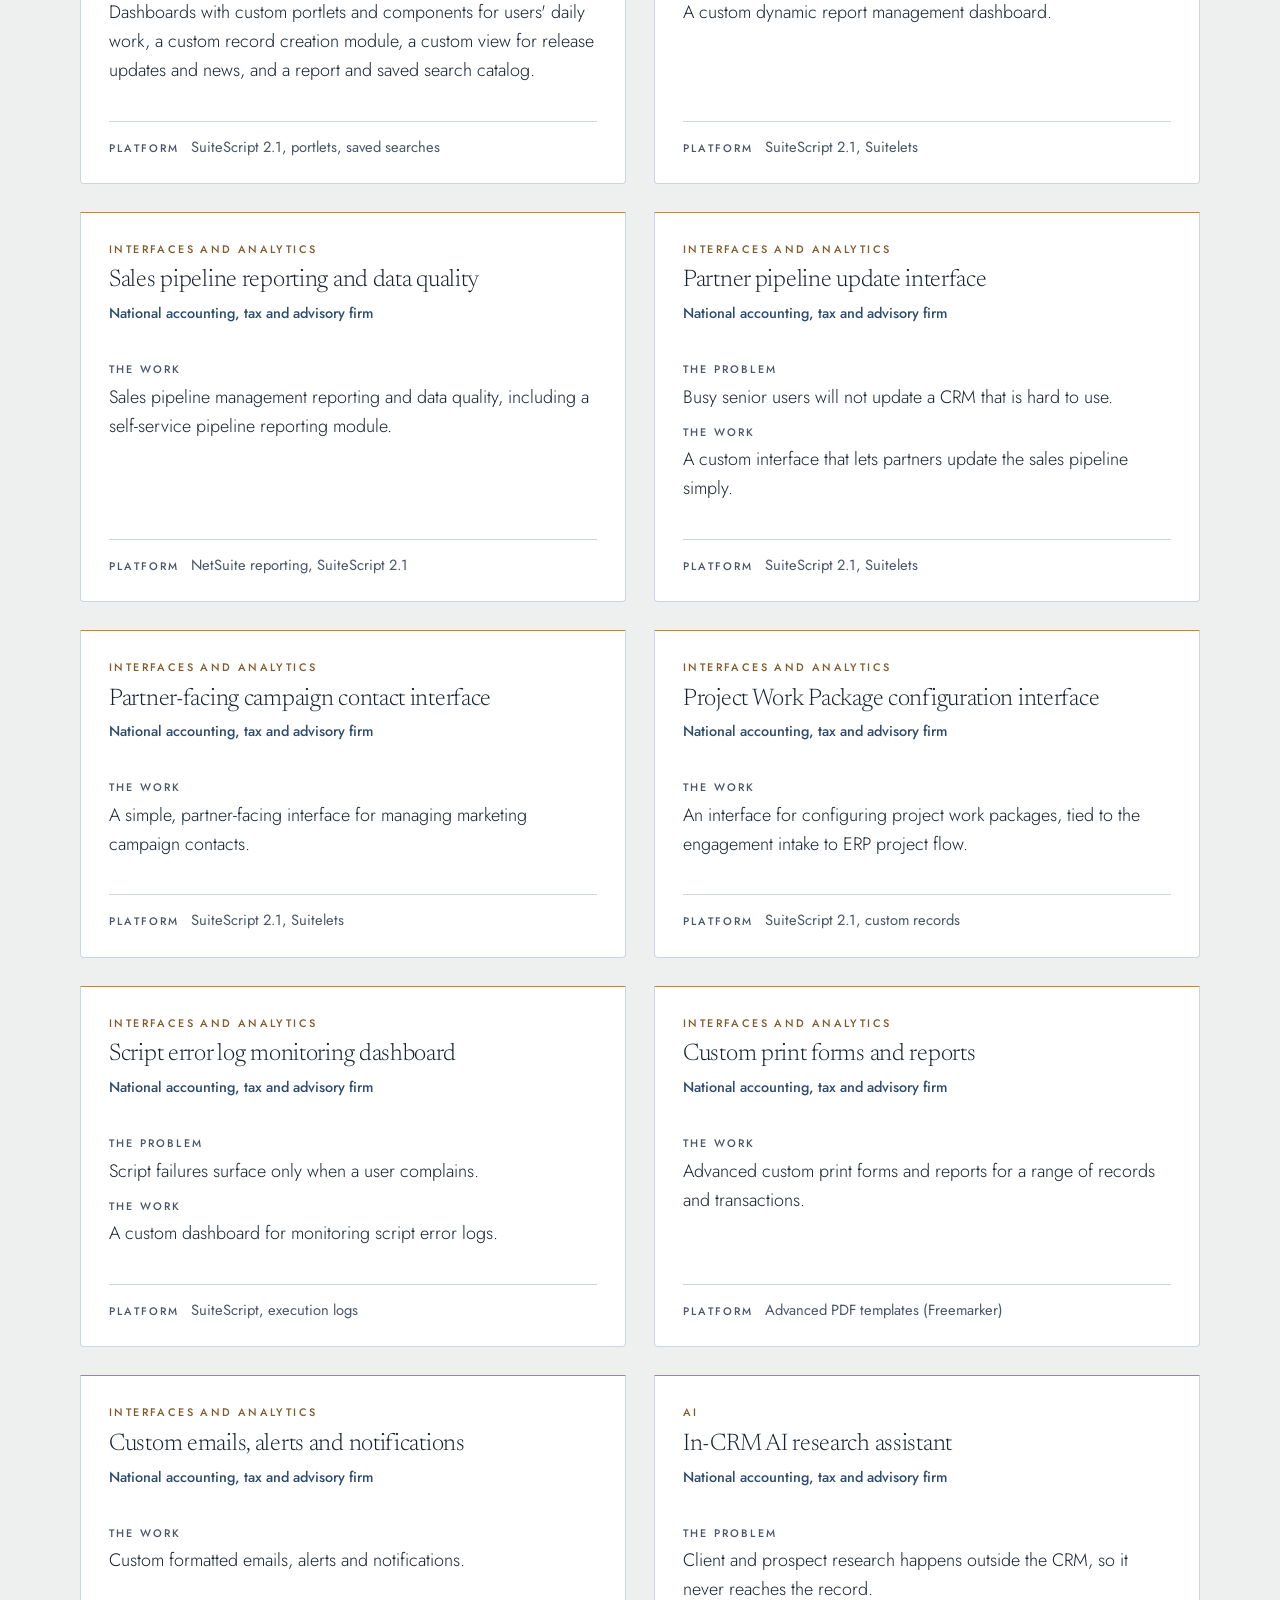
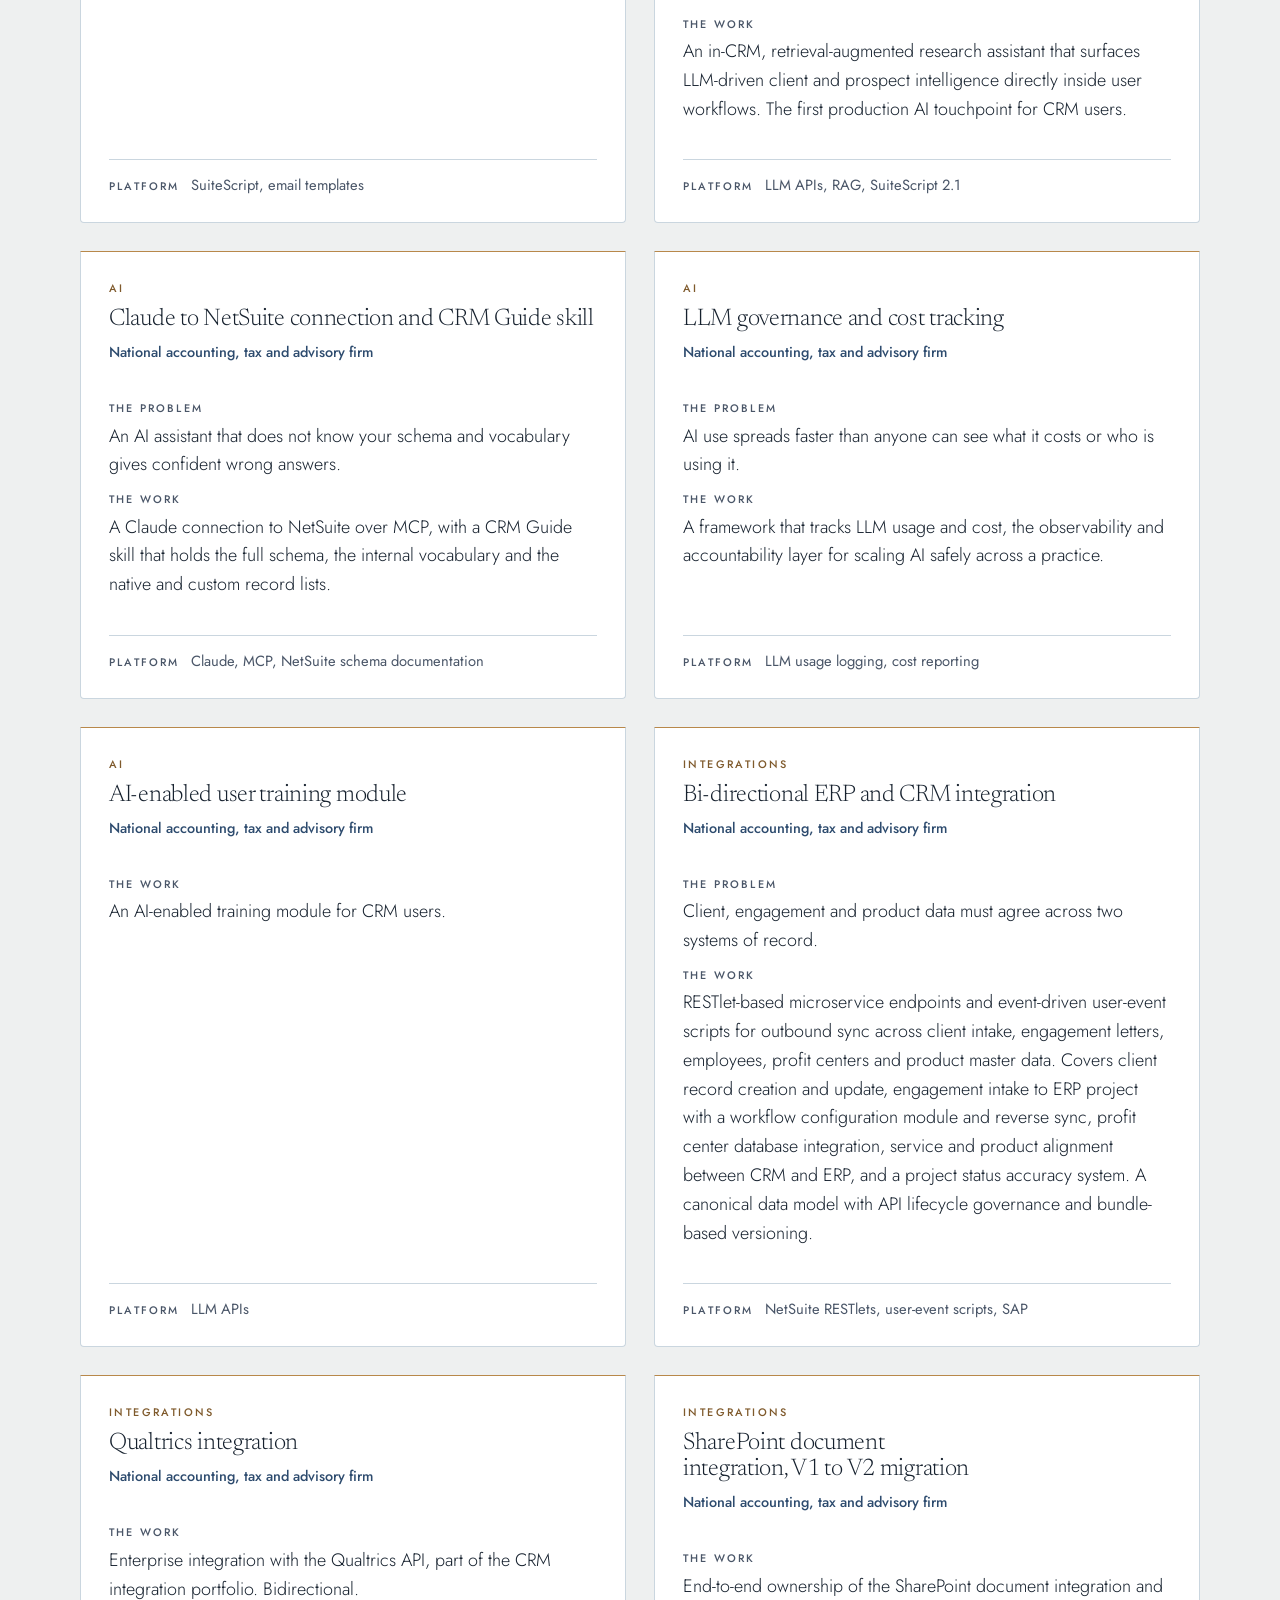
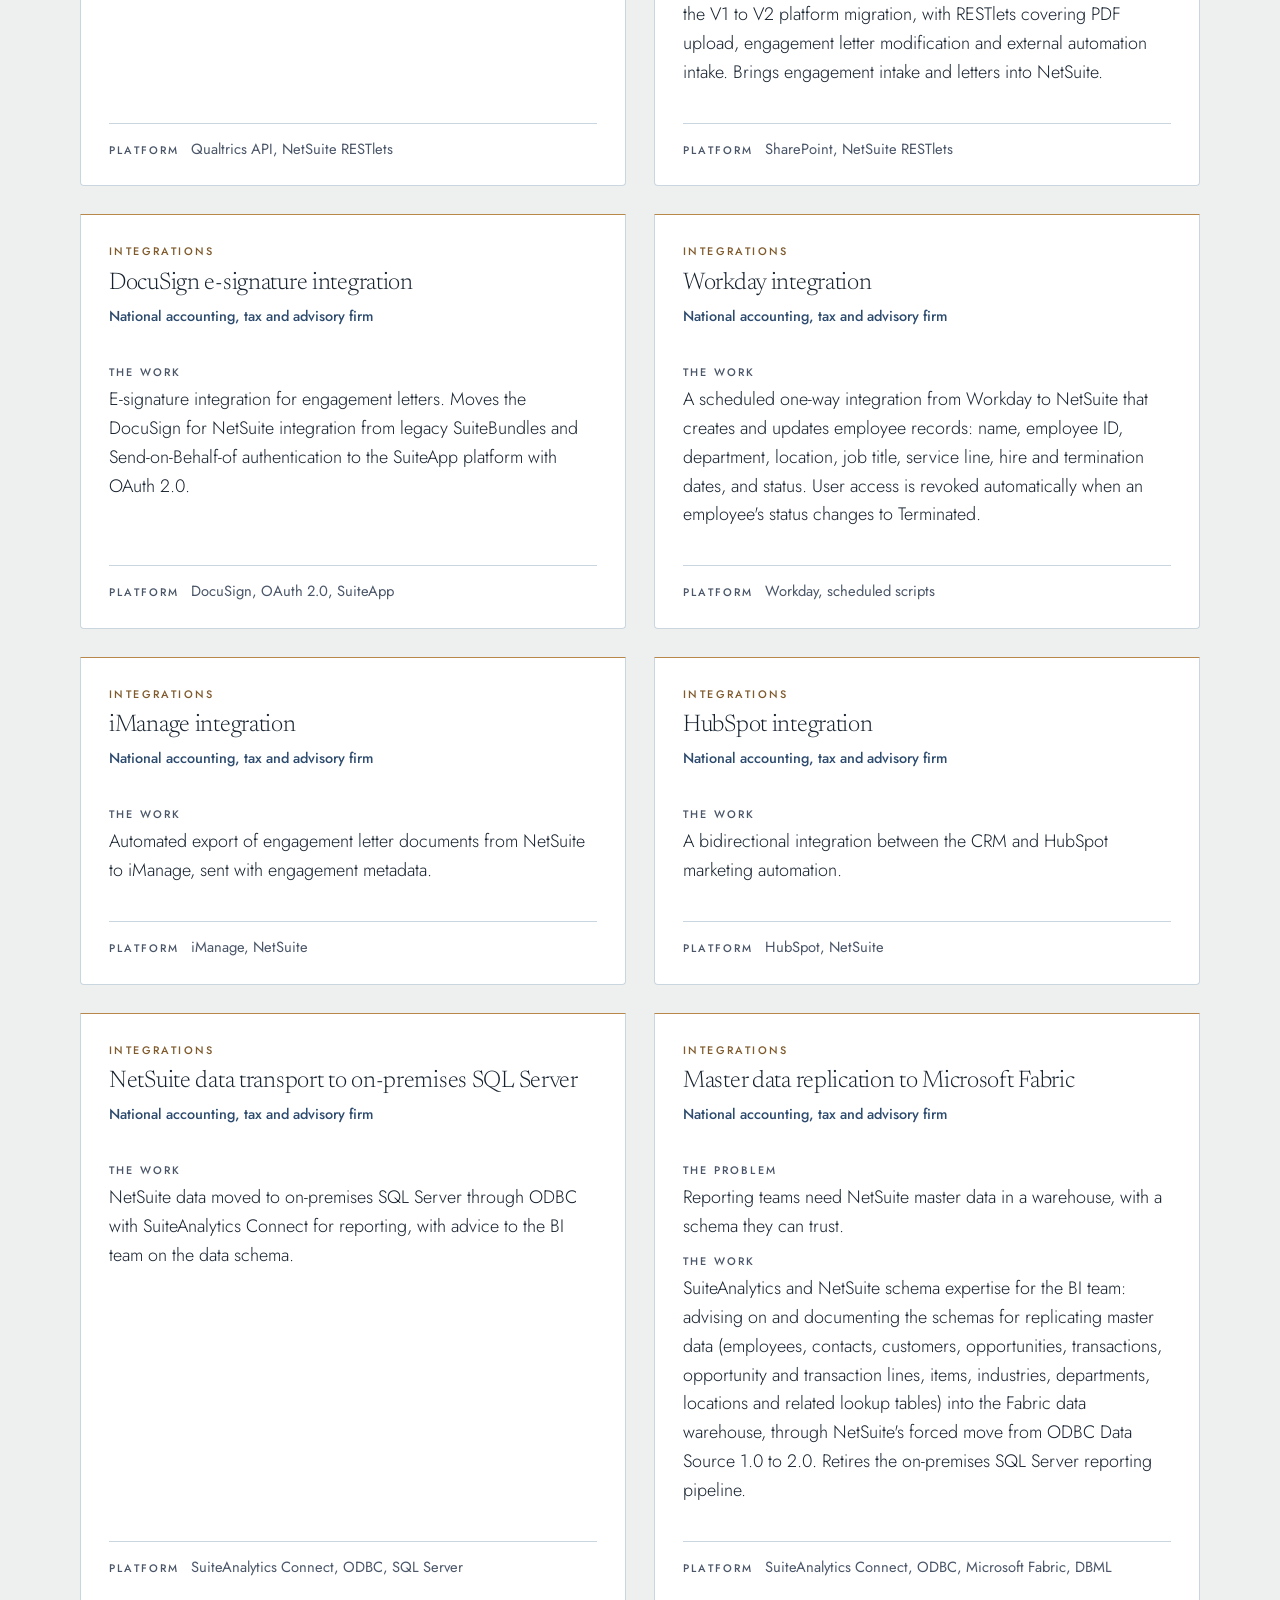
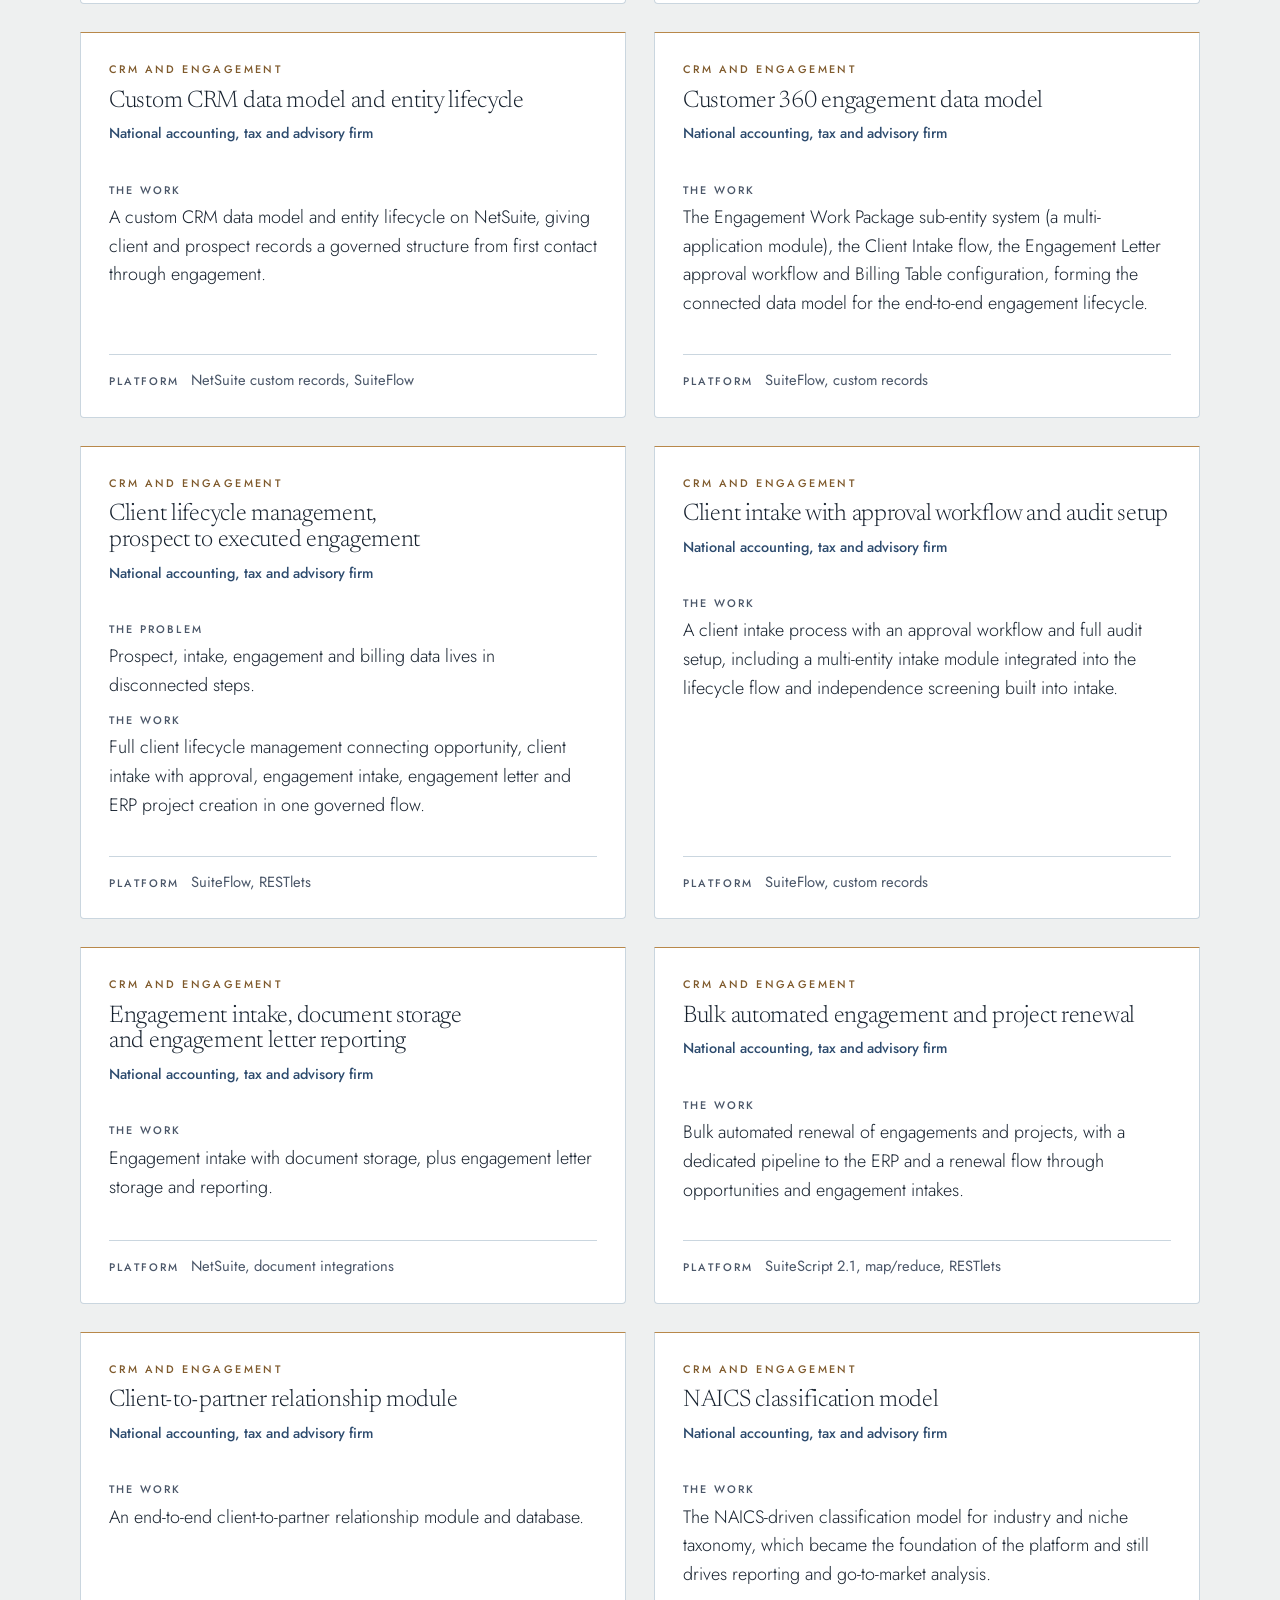
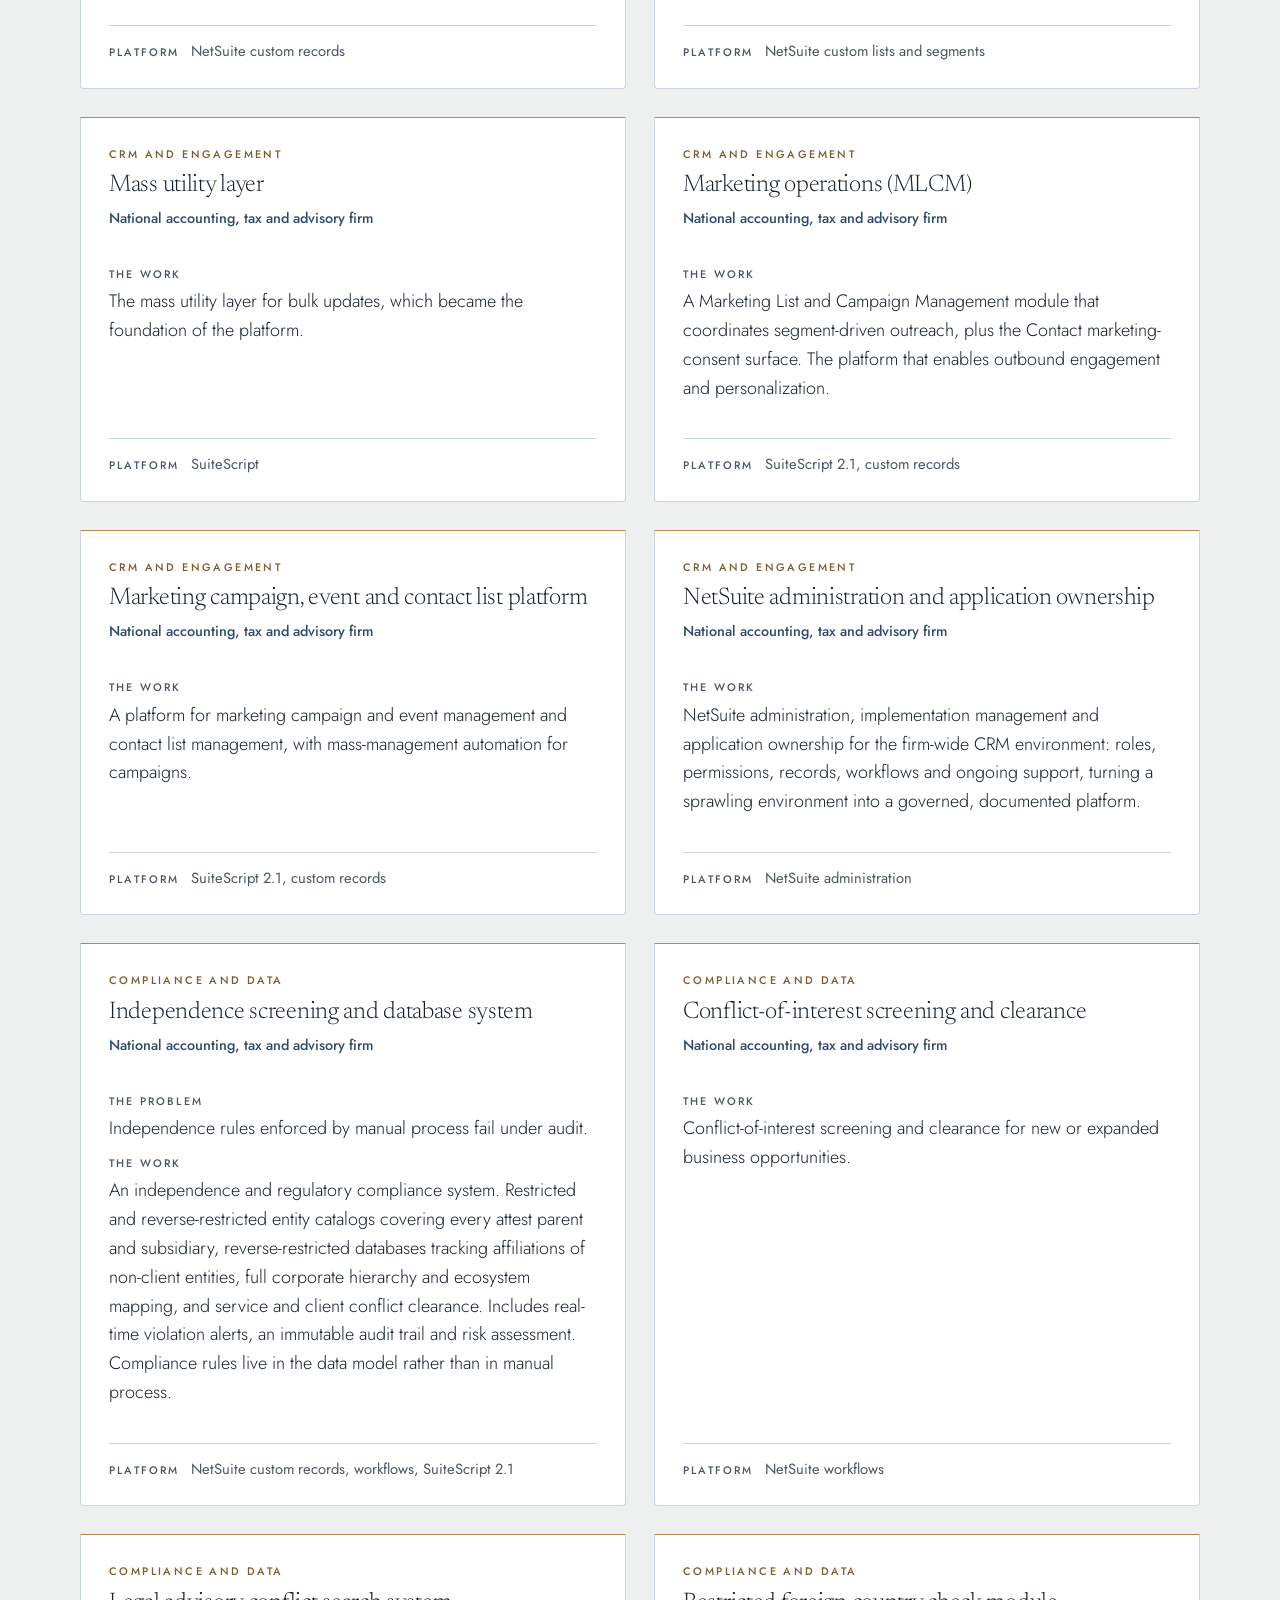
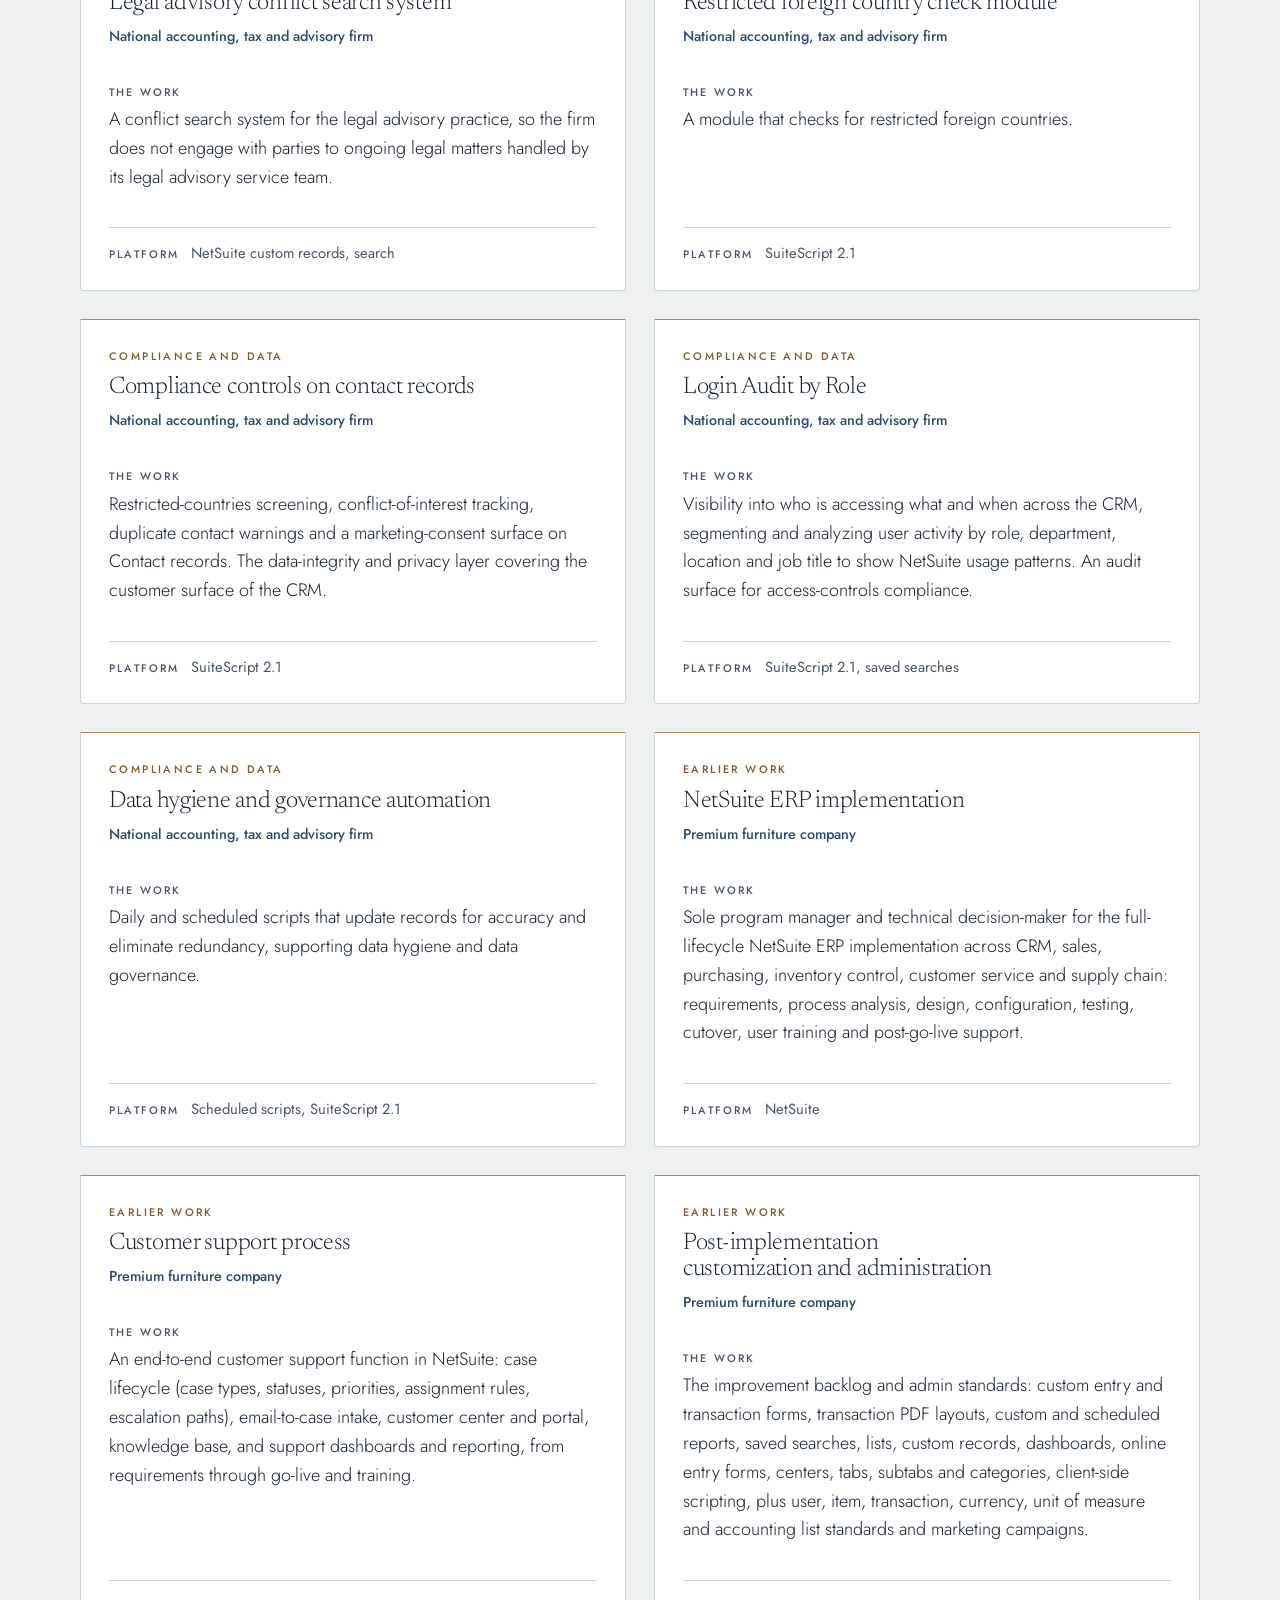
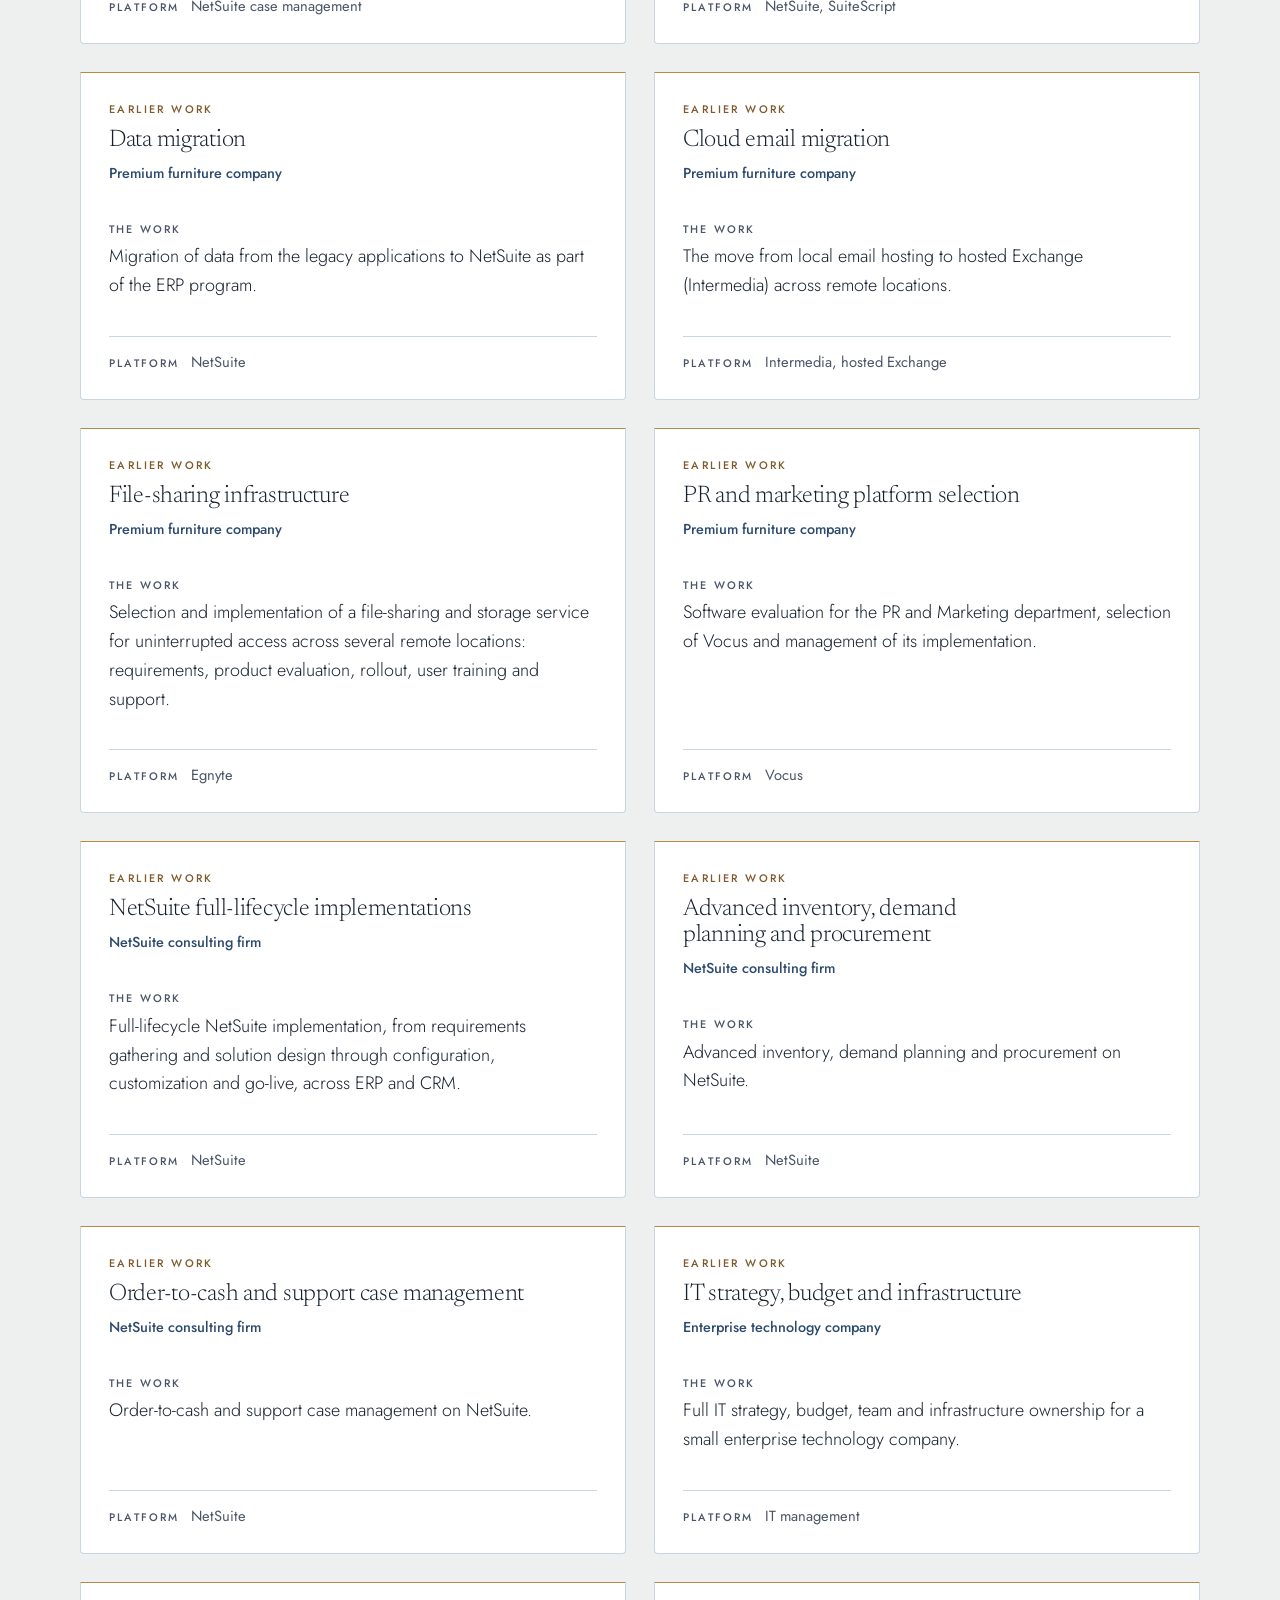
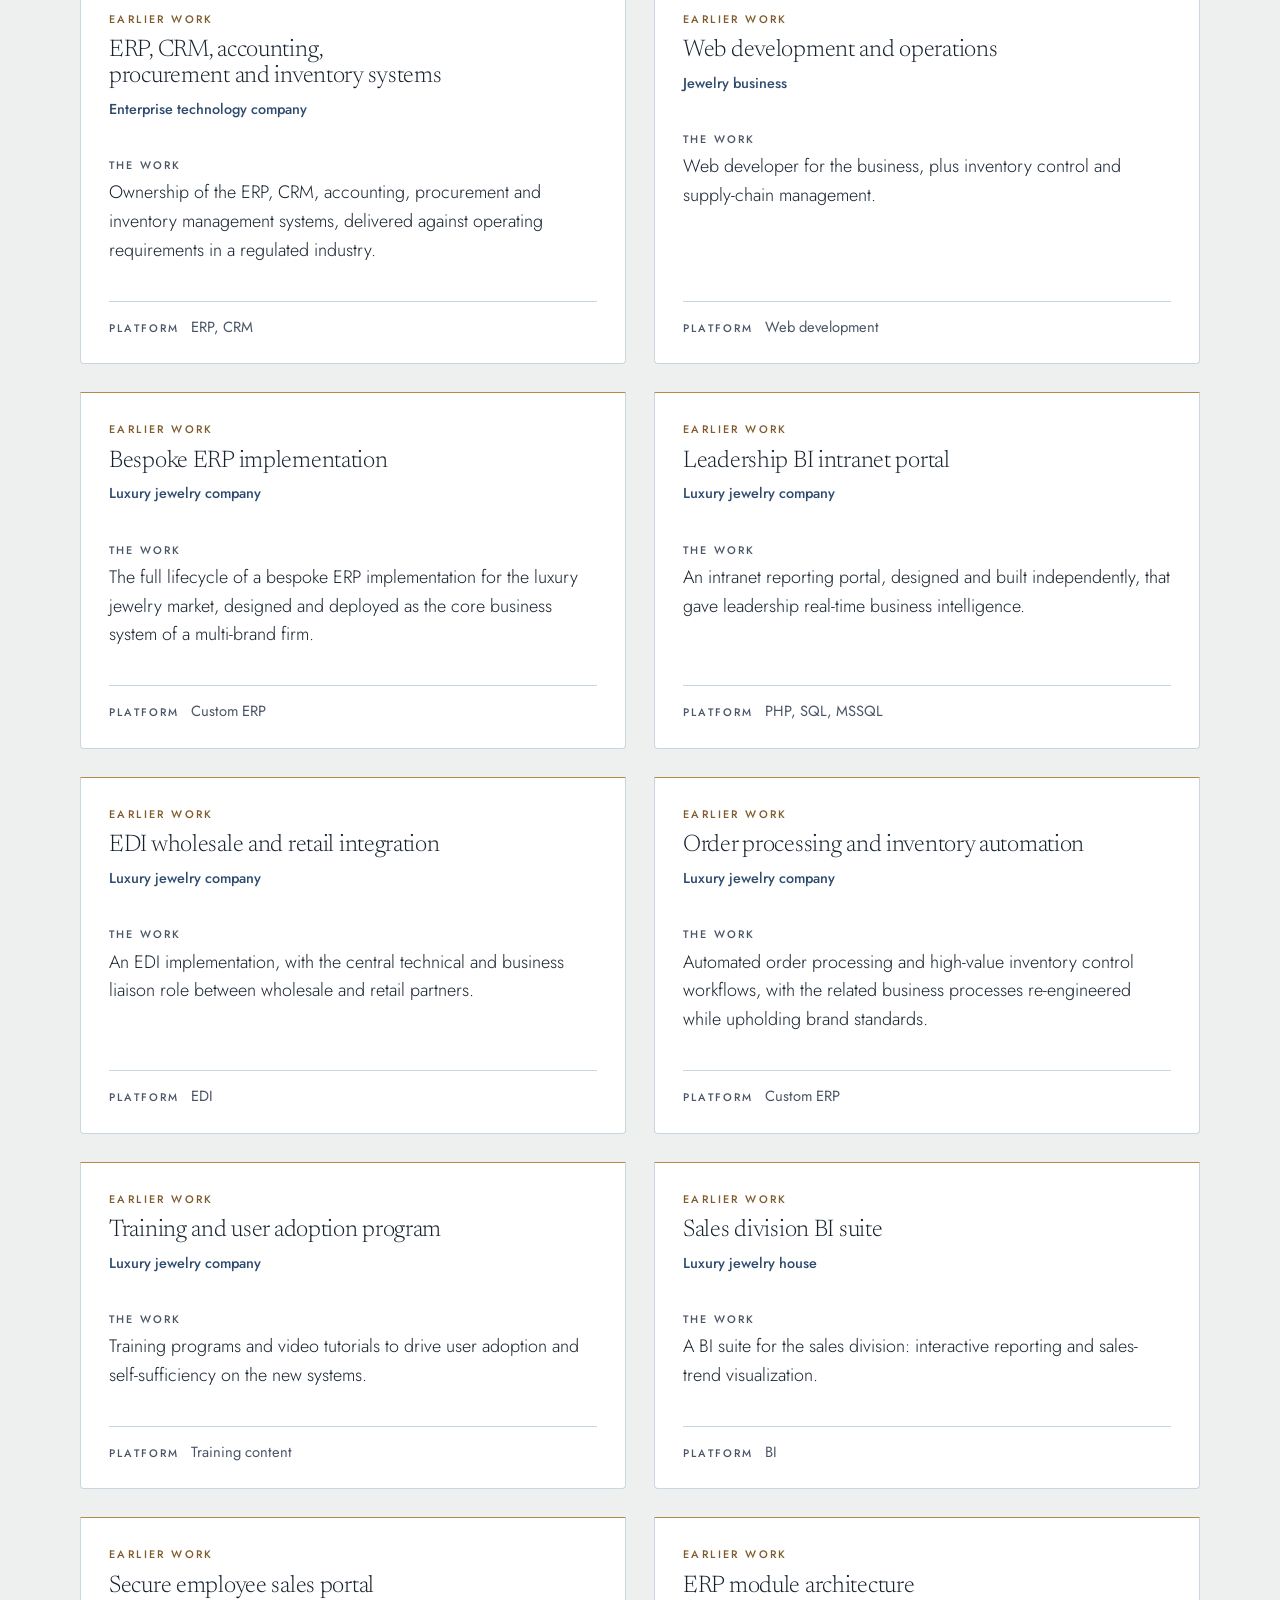
<file: public/portfolio.html>
<!doctype html>
<html lang="en"><head>
<script async src="https://www.googletagmanager.com/gtag/js?id=G-SLFPFHT46K"></script><script>window.dataLayer=window.dataLayer||[];function gtag(){dataLayer.push(arguments)}gtag("js",new Date());gtag("config","G-SLFPFHT46K");</script>
<meta name="description" content="73 enterprise systems projects: integrations, governance, CRM, compliance and AI. Client names withheld."><link rel="canonical" href="https://maiaeliozashvili.com/portfolio.html">
<meta property="og:type" content="website"><meta property="og:title" content="Portfolio · Maia Eliozashvili"><meta property="og:description" content="73 enterprise systems projects: integrations, governance, CRM, compliance and AI. Client names withheld."><meta property="og:url" content="https://maiaeliozashvili.com/portfolio.html"><meta property="og:image" content="https://maiaeliozashvili.com/maia.jpg"><meta name="twitter:card" content="summary">
<meta charset="utf-8"><meta name="viewport" content="width=device-width, initial-scale=1, viewport-fit=cover">
<title>Portfolio · Maia Eliozashvili</title>

<link rel="icon" type="image/svg+xml" href="data:image/svg+xml,%3Csvg%20xmlns%3D%22http%3A//www.w3.org/2000/svg%22%20viewBox%3D%22-4%20-4%2072%2072%22%3E%3Crect%20x%3D%22-4%22%20y%3D%22-4%22%20width%3D%2272%22%20height%3D%2272%22%20rx%3D%2216%22%20fill%3D%22%2326405F%22/%3E%3Cdefs%3E%3CclipPath%20id%3D%22k4%22%3E%3Ccircle%20cx%3D%2232%22%20cy%3D%2232%22%20r%3D%2225%22/%3E%3C/clipPath%3E%3C/defs%3E%3Ccircle%20cx%3D%2232%22%20cy%3D%2232%22%20r%3D%2229.6%22%20fill%3D%22none%22%20stroke%3D%22%23D7A667%22%20stroke-width%3D%223.6%22/%3E%3Cg%20clip-path%3D%22url%28%23k4%29%22%3E%3Cpath%20d%3D%22M6%2062%20A26%2026%200%200%201%2058%2062%20Z%22%20fill%3D%22%23B4C8D6%22%20stroke%3D%22%2326405F%22%20stroke-width%3D%221.5%22%20stroke-linejoin%3D%22round%22/%3E%3C/g%3E%3Ccircle%20cx%3D%2242%22%20cy%3D%2219%22%20r%3D%224%22%20fill%3D%22%23D7A667%22/%3E%3C/svg%3E">
<link rel="stylesheet" href="https://fonts.googleapis.com/css2?family=Jost:wght@300;400;500&family=Newsreader:ital,opsz,wght@0,6..72,300;0,6..72,400;1,6..72,300;1,6..72,400&display=swap">
<link rel="stylesheet" href="styles.css">
</head><body>
<header class="site-header on-navy"><div class="wrap">
    <a class="brand" href="./" aria-label="Maia Eliozashvili home"><svg xmlns="http://www.w3.org/2000/svg" viewBox="-2 -2 336 68" role="img" aria-label="Maia Eliozashvili, Enterprise Solutions Leader"><title>Maia Eliozashvili, Enterprise Solutions Leader</title><defs><clipPath id="whdr"><circle cx="32" cy="32" r="23.6"/></clipPath></defs>
<circle cx="32" cy="32" r="31" fill="none" stroke="#D7A667" stroke-width="1.7"/>
<circle cx="32" cy="32" r="24.6" fill="none" stroke="#D7A667" stroke-width=".6"/>
<g clip-path="url(#whdr)"><g transform="translate(32 32) scale(.85) translate(-32 -32)">
<path d="M0 40 C14 40 22 30 34 28 C46 26 54 34 64 36 V70 H0Z" fill="#456887" stroke="#26405F" stroke-width="1.5" stroke-linejoin="round"/>
<path d="M0 44 C6 37 12 33 20 34 C32 36 38 47 50 47 C56 47 60 45 64 44 V70 H0Z" fill="#7F9DB8" stroke="#26405F" stroke-width="1.5" stroke-linejoin="round"/>
<path d="M0 53 C14 53 22 47 36 47 C48 47 54 53 64 51 V70 H0Z" fill="#B4C8D6" stroke="#26405F" stroke-width="1.5" stroke-linejoin="round"/>
<circle cx="44" cy="17" r="3.2" fill="#D7A667"/></g></g><path d="M83.952 21.906 87.999 28.765 92.065 21.906 92.977 30.0H95.295L93.471 16.035L87.999 25.060000000000002L82.546 16.035L80.722 30.0H83.04ZM109.6790625 26.58 111.1990625 30.0H113.7450625L107.2280625 15.959L100.7300625 30.0H103.2570625L104.7770625 26.58ZM107.2280625 20.462 109.0520625 24.68H105.4230625ZM119.921125 16.700000000000003V30.0H122.201125V16.700000000000003ZM137.3261875 26.58 138.8461875 30.0H141.3921875L134.8751875 15.959L128.3771875 30.0H130.9041875L132.42418750000002 26.58ZM134.8751875 20.462 136.6991875 24.68H133.0701875ZM157.9243125 16.700000000000003V30.0H166.0183125V28.024H160.12831250000002V23.844H165.6383125V21.906H160.12831250000002V18.676000000000002H166.0183125V16.700000000000003ZM173.42937500000002 16.700000000000003V30.0H180.95337500000002V27.986H175.671375V16.700000000000003ZM187.22443750000002 16.700000000000003V30.0H189.50443750000002V16.700000000000003ZM198.72050000000004 23.35Q198.72050000000004 21.982 199.30950000000004 20.9085Q199.89850000000004 19.835 200.91500000000002 19.227Q201.93150000000003 18.619 203.24250000000004 18.619Q204.59150000000002 18.619 205.60800000000003 19.227Q206.62450000000004 19.835 207.19450000000003 20.9085Q207.76450000000003 21.982 207.76450000000003 23.35Q207.76450000000003 24.718 207.18500000000003 25.782Q206.60550000000003 26.846 205.58900000000006 27.4635Q204.57250000000005 28.081 203.24250000000004 28.081Q201.93150000000003 28.081 200.91500000000002 27.4635Q199.89850000000004 26.846 199.30950000000004 25.782Q198.72050000000004 24.718 198.72050000000004 23.35ZM196.34550000000004 23.35Q196.34550000000004 24.832 196.85850000000005 26.105Q197.37150000000003 27.378 198.30250000000004 28.308999999999997Q199.23350000000005 29.24 200.49700000000004 29.7625Q201.76050000000004 30.285 203.24250000000004 30.285Q204.76250000000005 30.285 206.01650000000004 29.7625Q207.27050000000003 29.24 208.20150000000004 28.308999999999997Q209.13250000000005 27.378 209.64550000000003 26.105Q210.15850000000003 24.832 210.15850000000003 23.35Q210.15850000000003 21.849 209.64550000000003 20.595Q209.13250000000005 19.341 208.19200000000004 18.4195Q207.25150000000002 17.498 205.99750000000003 16.975500000000004Q204.74350000000004 16.453000000000003 203.24250000000004 16.453000000000003Q201.77950000000004 16.453000000000003 200.51600000000002 16.975500000000004Q199.25250000000003 17.498 198.312 18.4195Q197.37150000000003 19.341 196.85850000000005 20.595Q196.34550000000004 21.849 196.34550000000004 23.35ZM216.37256250000004 18.771H222.45256250000003L215.78356250000004 30.0H225.62556250000003V27.986H219.43156250000004L226.13856250000003 16.700000000000003H216.37256250000004ZM240.12362500000003 26.58 241.64362500000004 30.0H244.18962500000004L237.67262500000004 15.959L231.17462500000002 30.0H233.70162500000004L235.22162500000005 26.58ZM237.67262500000004 20.462 239.49662500000002 24.68H235.86762500000003ZM251.23968750000003 25.706 249.56768750000003 26.884Q250.00468750000005 27.796 250.75518750000003 28.575Q251.50568750000002 29.354 252.50318750000002 29.819499999999998Q253.50068750000003 30.285 254.65968750000005 30.285Q255.51468750000004 30.285 256.30318750000004 30.009500000000003Q257.09168750000003 29.734 257.71868750000004 29.2305Q258.34568750000005 28.727 258.71618750000005 27.986Q259.08668750000004 27.245 259.08668750000004 26.314Q259.08668750000004 25.44 258.78268750000007 24.7845Q258.47868750000004 24.129 257.99418750000007 23.654000000000003Q257.50968750000004 23.179000000000002 256.91118750000004 22.856Q256.31268750000004 22.533 255.70468750000003 22.323999999999998Q254.64068750000004 21.944000000000003 253.97568750000005 21.583000000000002Q253.31068750000003 21.222 252.99718750000005 20.8135Q252.68368750000005 20.405 252.68368750000005 19.892Q252.68368750000005 19.322000000000003 253.12068750000003 18.8945Q253.55768750000004 18.467 254.48868750000003 18.467Q255.15368750000005 18.467 255.65718750000005 18.7235Q256.16068750000005 18.98 256.54068750000005 19.4075Q256.92068750000004 19.835 257.18668750000006 20.329L258.9916875 19.303Q258.66868750000003 18.6 258.06068750000003 17.954Q257.4526875 17.308 256.5786875 16.8805Q255.70468750000003 16.453000000000003 254.52668750000004 16.453000000000003Q253.32968750000003 16.453000000000003 252.38918750000005 16.909000000000002Q251.44868750000003 17.365000000000002 250.89768750000002 18.1725Q250.34668750000003 18.98 250.34668750000003 20.044Q250.34668750000003 20.975 250.70768750000002 21.6305Q251.06868750000004 22.286 251.61968750000005 22.7325Q252.17068750000004 23.179000000000002 252.77868750000005 23.4735Q253.38668750000005 23.768 253.88068750000002 23.939Q254.71668750000003 24.243000000000002 255.36268750000005 24.5565Q256.00868750000006 24.87 256.36018750000005 25.316499999999998Q256.71168750000004 25.762999999999998 256.71168750000004 26.485Q256.71168750000004 27.283 256.14168750000005 27.777Q255.57168750000002 28.271 254.65968750000005 28.271Q253.91868750000003 28.271 253.30118750000003 27.948Q252.68368750000005 27.625 252.18018750000005 27.055Q251.67668750000004 26.485 251.23968750000003 25.706ZM274.95275000000004 16.700000000000003V21.83H268.26475000000005V16.700000000000003H266.0227500000001V30.0H268.26475000000005V23.901H274.95275000000004V30.0H277.19475000000006V16.700000000000003ZM289.88781250000005 26.048000000000002 285.97381250000007 16.700000000000003H283.38981250000006L289.88781250000005 30.741L296.40481250000005 16.700000000000003H293.80181250000004ZM302.58087500000005 16.700000000000003V30.0H304.860875V16.700000000000003ZM312.46193750000003 16.700000000000003V30.0H319.9859375V27.986H314.7039375V16.700000000000003ZM326.257 16.700000000000003V30.0H328.537V16.700000000000003Z" fill="#F4F2ED"/><path d="M80 38 H120" stroke="#D7A667" stroke-width="1"/><path d="M80.672 44.4V50.0H83.68V49.584H81.112V47.136H83.52V46.72H81.112V44.816H83.68V44.4ZM93.31138461538461 44.4V49.088L89.05538461538461 44.184V50.0H89.49538461538461V45.328L93.75138461538461 50.216V44.4ZM98.64676923076922 44.816H100.11876923076923V50.0H100.55876923076923V44.816H102.03076923076922V44.4H98.64676923076922ZM106.92615384615384 44.4V50.0H109.93415384615385V49.584H107.36615384615384V47.136H109.77415384615384V46.72H107.36615384615384V44.816H109.93415384615385V44.4ZM115.30953846153845 44.4V50.0H115.74953846153845V47.648H116.48553846153845L118.11753846153846 50.0H118.66153846153846L116.95753846153845 47.624Q117.28553846153845 47.584 117.56553846153845 47.456Q117.98953846153846 47.272 118.23753846153846 46.903999999999996Q118.48553846153845 46.536 118.48553846153845 46.024Q118.48553846153845 45.504 118.23753846153846 45.144Q117.98953846153846 44.784 117.56153846153845 44.592Q117.13353846153845 44.4 116.58953846153845 44.4ZM115.74953846153845 47.256V44.792H116.58953846153845Q117.01353846153846 44.792 117.34153846153845 44.936Q117.66953846153845 45.08 117.85753846153845 45.352000000000004Q118.04553846153846 45.624 118.04553846153846 46.024Q118.04553846153846 46.424 117.86153846153846 46.7Q117.67753846153846 46.976 117.34553846153847 47.116Q117.01353846153846 47.256 116.58953846153845 47.256ZM123.60492307692307 44.4V50.0H124.04492307692307V47.712H124.91692307692307Q125.44492307692308 47.712 125.85692307692307 47.516000000000005Q126.26892307692307 47.32 126.50892307692308 46.944Q126.74892307692308 46.568 126.74892307692308 46.056Q126.74892307692308 45.536 126.50892307692308 45.168Q126.26892307692307 44.8 125.85692307692307 44.599999999999994Q125.44492307692308 44.4 124.91692307692307 44.4ZM124.04492307692307 47.296V44.816H124.91692307692307Q125.53292307692307 44.816 125.91692307692307 45.132000000000005Q126.30092307692307 45.448 126.30092307692307 46.056Q126.30092307692307 46.656 125.91692307692307 46.976Q125.53292307692307 47.296 124.91692307692307 47.296ZM131.8843076923077 44.4V50.0H132.32430769230768V47.648H133.0603076923077L134.69230769230768 50.0H135.2363076923077L133.53230769230768 47.624Q133.86030769230769 47.584 134.1403076923077 47.456Q134.5643076923077 47.272 134.81230769230768 46.903999999999996Q135.0603076923077 46.536 135.0603076923077 46.024Q135.0603076923077 45.504 134.81230769230768 45.144Q134.5643076923077 44.784 134.1363076923077 44.592Q133.7083076923077 44.4 133.1643076923077 44.4ZM132.32430769230768 47.256V44.792H133.1643076923077Q133.5883076923077 44.792 133.9163076923077 44.936Q134.2443076923077 45.08 134.4323076923077 45.352000000000004Q134.62030769230768 45.624 134.62030769230768 46.024Q134.62030769230768 46.424 134.43630769230768 46.7Q134.25230769230768 46.976 133.9203076923077 47.116Q133.5883076923077 47.256 133.1643076923077 47.256ZM140.16369230769232 44.4V50.0H140.6036923076923V44.4ZM146.0830769230769 48.384 145.72307692307692 48.608Q145.8590769230769 49.0 146.10707692307693 49.336Q146.35507692307692 49.672 146.72307692307692 49.872Q147.0910769230769 50.072 147.5790769230769 50.072Q147.9230769230769 50.072 148.2190769230769 49.964Q148.51507692307692 49.856 148.73507692307692 49.652Q148.95507692307692 49.448 149.0790769230769 49.168Q149.2030769230769 48.888 149.2030769230769 48.544Q149.2030769230769 48.176 149.0750769230769 47.908Q148.9470769230769 47.64 148.7430769230769 47.448Q148.53907692307692 47.256 148.2910769230769 47.128Q148.0430769230769 47.0 147.8110769230769 46.912Q147.3630769230769 46.752 147.0590769230769 46.572Q146.7550769230769 46.392 146.6030769230769 46.168000000000006Q146.45107692307693 45.944 146.45107692307693 45.632Q146.45107692307693 45.256 146.71507692307694 45.004000000000005Q146.97907692307692 44.752 147.46707692307692 44.752Q147.8350769230769 44.752 148.08307692307693 44.891999999999996Q148.33107692307692 45.032 148.4950769230769 45.239999999999995Q148.65907692307692 45.448 148.74707692307692 45.664L149.1310769230769 45.448Q149.0190769230769 45.176 148.8030769230769 44.92Q148.58707692307692 44.664 148.26307692307694 44.496Q147.93907692307693 44.328 147.49107692307692 44.328Q147.0590769230769 44.328 146.7150769230769 44.5Q146.3710769230769 44.672 146.17907692307693 44.98Q145.98707692307693 45.288 145.98707692307693 45.688Q145.98707692307693 46.048 146.1270769230769 46.304Q146.2670769230769 46.56 146.4910769230769 46.74Q146.7150769230769 46.92 146.97507692307693 47.044Q147.23507692307692 47.168 147.47507692307693 47.256Q147.79507692307692 47.376 148.08707692307692 47.532Q148.37907692307692 47.688 148.56307692307692 47.936Q148.74707692307692 48.184 148.74707692307692 48.592Q148.74707692307692 49.056 148.43907692307693 49.355999999999995Q148.1310769230769 49.656 147.58707692307692 49.656Q147.18707692307692 49.656 146.8990769230769 49.483999999999995Q146.61107692307692 49.312 146.41507692307692 49.024Q146.21907692307693 48.736 146.0830769230769 48.384ZM154.3464615384615 44.4V50.0H157.35446153846152V49.584H154.7864615384615V47.136H157.19446153846152V46.72H154.7864615384615V44.816H157.35446153846152V44.4ZM169.28123076923075 48.384 168.92123076923076 48.608Q169.05723076923076 49.0 169.30523076923077 49.336Q169.55323076923077 49.672 169.92123076923076 49.872Q170.28923076923076 50.072 170.77723076923075 50.072Q171.12123076923075 50.072 171.41723076923074 49.964Q171.71323076923076 49.856 171.93323076923076 49.652Q172.15323076923076 49.448 172.27723076923075 49.168Q172.40123076923075 48.888 172.40123076923075 48.544Q172.40123076923075 48.176 172.27323076923074 47.908Q172.14523076923075 47.64 171.94123076923074 47.448Q171.73723076923076 47.256 171.48923076923074 47.128Q171.24123076923075 47.0 171.00923076923075 46.912Q170.56123076923075 46.752 170.25723076923074 46.572Q169.95323076923074 46.392 169.80123076923076 46.168000000000006Q169.64923076923077 45.944 169.64923076923077 45.632Q169.64923076923077 45.256 169.91323076923078 45.004000000000005Q170.17723076923076 44.752 170.66523076923076 44.752Q171.03323076923076 44.752 171.28123076923077 44.891999999999996Q171.52923076923076 45.032 171.69323076923075 45.239999999999995Q171.85723076923077 45.448 171.94523076923076 45.664L172.32923076923075 45.448Q172.21723076923075 45.176 172.00123076923074 44.92Q171.78523076923076 44.664 171.46123076923078 44.496Q171.13723076923077 44.328 170.68923076923076 44.328Q170.25723076923074 44.328 169.91323076923075 44.5Q169.56923076923076 44.672 169.37723076923078 44.98Q169.18523076923077 45.288 169.18523076923077 45.688Q169.18523076923077 46.048 169.32523076923076 46.304Q169.46523076923074 46.56 169.68923076923073 46.74Q169.91323076923075 46.92 170.17323076923077 47.044Q170.43323076923076 47.168 170.67323076923077 47.256Q170.99323076923076 47.376 171.28523076923076 47.532Q171.57723076923077 47.688 171.76123076923076 47.936Q171.94523076923076 48.184 171.94523076923076 48.592Q171.94523076923076 49.056 171.63723076923077 49.355999999999995Q171.32923076923075 49.656 170.78523076923076 49.656Q170.38523076923076 49.656 170.09723076923075 49.483999999999995Q169.80923076923077 49.312 169.61323076923077 49.024Q169.41723076923077 48.736 169.28123076923075 48.384ZM177.68861538461536 47.2Q177.68861538461536 46.496 177.98861538461534 45.948Q178.28861538461535 45.4 178.81261538461536 45.084Q179.33661538461536 44.768 180.00861538461535 44.768Q180.68061538461535 44.768 181.20461538461535 45.084Q181.72861538461535 45.4 182.02461538461534 45.948Q182.32061538461537 46.496 182.32061538461537 47.2Q182.32061538461537 47.896 182.02461538461534 48.448Q181.72861538461535 49.0 181.20461538461535 49.316Q180.68061538461535 49.632 180.00861538461535 49.632Q179.33661538461536 49.632 178.81261538461536 49.316Q178.28861538461535 49.0 177.98861538461534 48.448Q177.68861538461536 47.896 177.68861538461536 47.2ZM177.22461538461536 47.2Q177.22461538461536 47.816 177.43261538461536 48.34Q177.64061538461536 48.864 178.01661538461536 49.251999999999995Q178.39261538461537 49.64 178.90061538461538 49.856Q179.40861538461536 50.072 180.00861538461535 50.072Q180.60861538461535 50.072 181.11661538461536 49.856Q181.62461538461537 49.64 182.00061538461534 49.251999999999995Q182.37661538461535 48.864 182.58461538461535 48.34Q182.79261538461535 47.816 182.79261538461535 47.2Q182.79261538461535 46.584 182.58461538461535 46.06Q182.37661538461535 45.536 182.00061538461534 45.147999999999996Q181.62461538461537 44.76 181.11661538461536 44.544Q180.60861538461535 44.328 180.00861538461535 44.328Q179.40861538461536 44.328 178.90061538461538 44.544Q178.39261538461537 44.76 178.01661538461536 45.147999999999996Q177.64061538461536 45.536 177.43261538461536 46.06Q177.22461538461536 46.584 177.22461538461536 47.2ZM187.92799999999997 44.4V50.0H190.67999999999998V49.584H188.36799999999997V44.4ZM195.5353846153846 44.4V48.192Q195.5353846153846 48.608 195.6553846153846 48.956Q195.7753846153846 49.304 196.0073846153846 49.552Q196.2393846153846 49.8 196.5713846153846 49.94Q196.9033846153846 50.08 197.3273846153846 50.08Q197.7513846153846 50.08 198.0833846153846 49.94Q198.4153846153846 49.8 198.6473846153846 49.552Q198.8793846153846 49.304 198.9993846153846 48.956Q199.1193846153846 48.608 199.1193846153846 48.192V44.4H198.6793846153846V48.192Q198.6793846153846 48.864 198.3273846153846 49.263999999999996Q197.9753846153846 49.664 197.3273846153846 49.664Q196.6793846153846 49.664 196.3273846153846 49.263999999999996Q195.9753846153846 48.864 195.9753846153846 48.192V44.4ZM203.9747692307692 44.816H205.4467692307692V50.0H205.8867692307692V44.816H207.3587692307692V44.4H203.9747692307692ZM212.23815384615384 44.4V50.0H212.67815384615383V44.4ZM218.26153846153844 47.2Q218.26153846153844 46.496 218.56153846153842 45.948Q218.86153846153843 45.4 219.38553846153843 45.084Q219.90953846153843 44.768 220.58153846153843 44.768Q221.25353846153843 44.768 221.77753846153843 45.084Q222.30153846153843 45.4 222.59753846153842 45.948Q222.89353846153844 46.496 222.89353846153844 47.2Q222.89353846153844 47.896 222.59753846153842 48.448Q222.30153846153843 49.0 221.77753846153843 49.316Q221.25353846153843 49.632 220.58153846153843 49.632Q219.90953846153843 49.632 219.38553846153843 49.316Q218.86153846153843 49.0 218.56153846153842 48.448Q218.26153846153844 47.896 218.26153846153844 47.2ZM217.79753846153844 47.2Q217.79753846153844 47.816 218.00553846153844 48.34Q218.21353846153843 48.864 218.58953846153844 49.251999999999995Q218.96553846153844 49.64 219.47353846153845 49.856Q219.98153846153843 50.072 220.58153846153843 50.072Q221.18153846153842 50.072 221.68953846153843 49.856Q222.19753846153844 49.64 222.57353846153842 49.251999999999995Q222.94953846153842 48.864 223.15753846153842 48.34Q223.36553846153842 47.816 223.36553846153842 47.2Q223.36553846153842 46.584 223.15753846153842 46.06Q222.94953846153842 45.536 222.57353846153842 45.147999999999996Q222.19753846153844 44.76 221.68953846153843 44.544Q221.18153846153842 44.328 220.58153846153843 44.328Q219.98153846153843 44.328 219.47353846153845 44.544Q218.96553846153844 44.76 218.58953846153844 45.147999999999996Q218.21353846153843 45.536 218.00553846153844 46.06Q217.79753846153844 46.584 217.79753846153844 47.2ZM232.75692307692304 44.4V49.088L228.50092307692304 44.184V50.0H228.94092307692304V45.328L233.19692307692304 50.216V44.4ZM238.69230769230765 48.384 238.33230769230767 48.608Q238.46830769230766 49.0 238.71630769230768 49.336Q238.96430769230767 49.672 239.33230769230767 49.872Q239.70030769230766 50.072 240.18830769230766 50.072Q240.53230769230765 50.072 240.82830769230765 49.964Q241.12430769230767 49.856 241.34430769230767 49.652Q241.56430769230766 49.448 241.68830769230766 49.168Q241.81230769230766 48.888 241.81230769230766 48.544Q241.81230769230766 48.176 241.68430769230764 47.908Q241.55630769230766 47.64 241.35230769230765 47.448Q241.14830769230767 47.256 240.90030769230765 47.128Q240.65230769230766 47.0 240.42030769230766 46.912Q239.97230769230765 46.752 239.66830769230765 46.572Q239.36430769230765 46.392 239.21230769230766 46.168000000000006Q239.06030769230767 45.944 239.06030769230767 45.632Q239.06030769230767 45.256 239.32430769230768 45.004000000000005Q239.58830769230767 44.752 240.07630769230767 44.752Q240.44430769230766 44.752 240.69230769230768 44.891999999999996Q240.94030769230767 45.032 241.10430769230766 45.239999999999995Q241.26830769230767 45.448 241.35630769230767 45.664L241.74030769230765 45.448Q241.62830769230766 45.176 241.41230769230765 44.92Q241.19630769230767 44.664 240.8723076923077 44.496Q240.54830769230767 44.328 240.10030769230767 44.328Q239.66830769230765 44.328 239.32430769230766 44.5Q238.98030769230766 44.672 238.78830769230768 44.98Q238.59630769230768 45.288 238.59630769230768 45.688Q238.59630769230768 46.048 238.73630769230766 46.304Q238.87630769230765 46.56 239.10030769230764 46.74Q239.32430769230766 46.92 239.58430769230768 47.044Q239.84430769230767 47.168 240.08430769230768 47.256Q240.40430769230767 47.376 240.69630769230767 47.532Q240.98830769230767 47.688 241.17230769230767 47.936Q241.35630769230767 48.184 241.35630769230767 48.592Q241.35630769230767 49.056 241.04830769230767 49.355999999999995Q240.74030769230765 49.656 240.19630769230767 49.656Q239.79630769230766 49.656 239.50830769230765 49.483999999999995Q239.22030769230767 49.312 239.02430769230767 49.024Q238.82830769230767 48.736 238.69230769230765 48.384ZM253.4670769230769 44.4V50.0H256.2190769230769V49.584H253.9070769230769V44.4ZM261.1144615384615 44.4V50.0H264.1224615384615V49.584H261.5544615384615V47.136H263.96246153846147V46.72H261.5544615384615V44.816H264.1224615384615V44.4ZM272.56984615384613 48.12 273.3458461538461 50.0H273.8418461538461L271.3698461538461 44.184L268.8978461538461 50.0H269.3938461538461L270.1618461538461 48.12ZM271.3698461538461 45.2 272.4018461538461 47.704H270.3378461538461ZM278.6972307692307 44.4V50.0H280.2172307692307Q281.03323076923067 50.0 281.6532307692307 49.647999999999996Q282.2732307692307 49.296 282.6212307692307 48.668Q282.9692307692307 48.04 282.9692307692307 47.2Q282.9692307692307 46.36 282.6212307692307 45.732Q282.2732307692307 45.104 281.6532307692307 44.751999999999995Q281.03323076923067 44.4 280.2172307692307 44.4ZM279.1372307692307 49.56V44.84H280.2172307692307Q280.7372307692307 44.84 281.1652307692307 45.008Q281.5932307692307 45.176 281.89723076923065 45.484Q282.2012307692307 45.792 282.3652307692307 46.228Q282.5292307692307 46.664 282.5292307692307 47.2Q282.5292307692307 47.736 282.3652307692307 48.172Q282.2012307692307 48.608 281.89723076923065 48.916Q281.5932307692307 49.224 281.1652307692307 49.391999999999996Q280.7372307692307 49.56 280.2172307692307 49.56ZM288.10461538461533 44.4V50.0H291.1126153846153V49.584H288.5446153846153V47.136H290.9526153846153V46.72H288.5446153846153V44.816H291.1126153846153V44.4ZM296.48799999999994 44.4V50.0H296.92799999999994V47.648H297.66399999999993L299.29599999999994 50.0H299.8399999999999L298.1359999999999 47.624Q298.46399999999994 47.584 298.7439999999999 47.456Q299.1679999999999 47.272 299.41599999999994 46.903999999999996Q299.66399999999993 46.536 299.66399999999993 46.024Q299.66399999999993 45.504 299.41599999999994 45.144Q299.1679999999999 44.784 298.7399999999999 44.592Q298.3119999999999 44.4 297.7679999999999 44.4ZM296.92799999999994 47.256V44.792H297.7679999999999Q298.1919999999999 44.792 298.51999999999987 44.936Q298.8479999999999 45.08 299.03599999999994 45.352000000000004Q299.22399999999993 45.624 299.22399999999993 46.024Q299.22399999999993 46.424 299.03999999999996 46.7Q298.85599999999994 46.976 298.5239999999999 47.116Q298.1919999999999 47.256 297.7679999999999 47.256Z" fill="#D7A667"/></svg></a>
    <nav class="nav" aria-label="Primary"><a class="nav-link" href="./#why-me">Why me</a><a class="nav-link" href="portfolio.html" aria-current="page">Portfolio</a><a class="nav-link" href="resume.html">Resume</a><a class="nav-link" href="https://www.samgorisolutions.com" target="_blank" rel="noopener">Samgori Solutions</a></nav>
    <a class="btn head-cta" href="./#contact"><span class="long">Contact</span><span class="short">Contact</span></a>
  </div></header>
<main id="top">
<section class="page-hero on-navy" aria-labelledby="pf-hero"><div class="wrap">
  <p class="eyebrow">Portfolio</p><h1 id="pf-hero">The full body of work.</h1>
  <p class="lede">Every project, grouped by area: readiness, governance, interfaces, AI, integrations, CRM, compliance and earlier work. Client and employer names are withheld.</p>
</div></section>
<section class="band" aria-labelledby="pf-title"><div class="wrap">
  <h2 id="pf-title" class="sr-only">Projects</h2>
  <div class="chips" role="group" aria-label="Filter projects by area"><button type="button" class="chip" data-f="all" aria-pressed="true">All</button><button type="button" class="chip" data-f="ready" aria-pressed="false">Readiness</button><button type="button" class="chip" data-f="gov" aria-pressed="false">Governance and delivery</button><button type="button" class="chip" data-f="ui" aria-pressed="false">Interfaces and analytics</button><button type="button" class="chip" data-f="ai" aria-pressed="false">AI</button><button type="button" class="chip" data-f="int" aria-pressed="false">Integrations</button><button type="button" class="chip" data-f="crm" aria-pressed="false">CRM and engagement</button><button type="button" class="chip" data-f="comp" aria-pressed="false">Compliance and data</button><button type="button" class="chip" data-f="early" aria-pressed="false">Earlier work</button></div>
  <p class="pf-count" id="pf-count" aria-live="polite"></p>
  <div class="proj-grid" id="pf-grid"><article class="proj" data-cat="ready">
  <p class="proj-tag">Readiness</p>
  <h3>Modernization roadmap, SuiteScript 1.0 to 2.1</h3>
  <p class="proj-org">National accounting, tax and advisory firm</p>
  <dl><dt>The problem</dt><dd>Legacy custom modules need a defensible order of operations, not a big-bang rewrite.</dd><dt>The work</dt><dd>A four-tier plan (Urgent, Planned, Watch, Retire) that sequences rebuilds of custom modules on SuiteScript 2.1 and gives leadership one operating plan for CRM engineering investment.</dd></dl>
  <p class="proj-stack"><span>Platform</span> SuiteScript 1.0 and 2.1, NetSuite SDF</p>
</article><article class="proj" data-cat="ready">
  <p class="proj-tag">Readiness</p>
  <h3>Script registry and documentation framework</h3>
  <p class="proj-org">National accounting, tax and advisory firm</p>
  <dl><dt>The problem</dt><dd>Custom scripts accumulate with no owner, purpose or usage record, which stalls every upgrade.</dd><dt>The work</dt><dd>The first firm-wide script registry and documentation framework, closing an ownership and continuity gap across every application built after 2014.</dd></dl>
  <p class="proj-stack"><span>Platform</span> NetSuite script records, usage logs</p>
</article><article class="proj" data-cat="ready">
  <p class="proj-tag">Readiness</p>
  <h3>Cross-project dependency mapping</h3>
  <p class="proj-org">National accounting, tax and advisory firm</p>
  <dl><dt>The problem</dt><dd>Parallel projects collide on the same records, and nobody sees it until a release breaks.</dd><dt>The work</dt><dd>A record-level dependency map across projects that identifies Sales Order, Estimate and Opportunity as high-contention zones and drives safe change management.</dd></dl>
  <p class="proj-stack"><span>Platform</span> NetSuite record analysis, SuiteQL</p>
</article><article class="proj" data-cat="gov">
  <p class="proj-tag">Governance and delivery</p>
  <h3>SDLC governance and application lifecycle management</h3>
  <p class="proj-org">National accounting, tax and advisory firm</p>
  <dl><dt>The problem</dt><dd>Many applications and a hybrid engineering team need one delivery lifecycle that stands up to audit.</dd><dt>The work</dt><dd>An overhauled, standardized end-to-end SDLC across a complex hybrid engineering organization. Governs the full application lifecycle for a large production application portfolio with zero-downtime deployments, and embeds automated testing, security compliance and code review guardrails in delivery. Strengthens compliance and delivery speed.</dd></dl>
  <p class="proj-stack"><span>Platform</span> Azure DevOps, Jira, Confluence</p>
</article><article class="proj" data-cat="gov">
  <p class="proj-tag">Governance and delivery</p>
  <h3>NetSuite SDF CLI development and QA flow</h3>
  <p class="proj-org">National accounting, tax and advisory firm</p>
  <dl><dt>The work</dt><dd>The full NetSuite SuiteCloud Development Framework CLI flow: project structure, deploy and validate across environments, and a quality assurance flow before release.</dd></dl>
  <p class="proj-stack"><span>Platform</span> NetSuite SDF, SuiteCloud CLI</p>
</article><article class="proj" data-cat="gov">
  <p class="proj-tag">Governance and delivery</p>
  <h3>Engineering standards documentation</h3>
  <p class="proj-org">National accounting, tax and advisory firm</p>
  <dl><dt>The work</dt><dd>Script development standards and procedures, and standards for synchronous and asynchronous integration data sync.</dd></dl>
  <p class="proj-stack"><span>Platform</span> Documentation standards</p>
</article><article class="proj" data-cat="gov">
  <p class="proj-tag">Governance and delivery</p>
  <h3>Hybrid vendor delivery</h3>
  <p class="proj-org">National accounting, tax and advisory firm</p>
  <dl><dt>The work</dt><dd>Coordinated hybrid team delivery with vendor squads and NetSuite consultants using outcome-based performance frameworks.</dd></dl>
  <p class="proj-stack"><span>Platform</span> Agile and predictive delivery</p>
</article><article class="proj" data-cat="gov">
  <p class="proj-tag">Governance and delivery</p>
  <h3>CRM environment and integration architecture</h3>
  <p class="proj-org">National accounting, tax and advisory firm</p>
  <dl><dt>The work</dt><dd>Oversight of NetSuite and CRM environment architecture and development, and design of the integration and application architecture across the engagement lifecycle, dashboards, marketing operations and integrations.</dd></dl>
  <p class="proj-stack"><span>Platform</span> NetSuite, enterprise integration</p>
</article><article class="proj" data-cat="ui">
  <p class="proj-tag">Interfaces and analytics</p>
  <h3>KPI Matrix and sales pipeline analytics</h3>
  <p class="proj-org">National accounting, tax and advisory firm</p>
  <dl><dt>The problem</dt><dd>Partners need one shared view of the pipeline.</dd><dt>The work</dt><dd>Real-time practice performance and pipeline dashboards, the shared view partners use to run the pipeline conversation across service lines and industries.</dd></dl>
  <p class="proj-stack"><span>Platform</span> NetSuite dashboards, saved searches, SuiteScript 2.1</p>
</article><article class="proj" data-cat="ui">
  <p class="proj-tag">Interfaces and analytics</p>
  <h3>Portlet framework</h3>
  <p class="proj-org">National accounting, tax and advisory firm</p>
  <dl><dt>The work</dt><dd>The original portlet framework, which became the foundation of the platform.</dd></dl>
  <p class="proj-stack"><span>Platform</span> SuiteScript, inline HTML portlets</p>
</article><article class="proj" data-cat="ui">
  <p class="proj-tag">Interfaces and analytics</p>
  <h3>Dashboards, portlets and catalogs</h3>
  <p class="proj-org">National accounting, tax and advisory firm</p>
  <dl><dt>The work</dt><dd>Dashboards with custom portlets and components for users&#x27; daily work, a custom record creation module, a custom view for release updates and news, and a report and saved search catalog.</dd></dl>
  <p class="proj-stack"><span>Platform</span> SuiteScript 2.1, portlets, saved searches</p>
</article><article class="proj" data-cat="ui">
  <p class="proj-tag">Interfaces and analytics</p>
  <h3>Dynamic report management dashboard</h3>
  <p class="proj-org">National accounting, tax and advisory firm</p>
  <dl><dt>The work</dt><dd>A custom dynamic report management dashboard.</dd></dl>
  <p class="proj-stack"><span>Platform</span> SuiteScript 2.1, Suitelets</p>
</article><article class="proj" data-cat="ui">
  <p class="proj-tag">Interfaces and analytics</p>
  <h3>Sales pipeline reporting and data quality</h3>
  <p class="proj-org">National accounting, tax and advisory firm</p>
  <dl><dt>The work</dt><dd>Sales pipeline management reporting and data quality, including a self-service pipeline reporting module.</dd></dl>
  <p class="proj-stack"><span>Platform</span> NetSuite reporting, SuiteScript 2.1</p>
</article><article class="proj" data-cat="ui">
  <p class="proj-tag">Interfaces and analytics</p>
  <h3>Partner pipeline update interface</h3>
  <p class="proj-org">National accounting, tax and advisory firm</p>
  <dl><dt>The problem</dt><dd>Busy senior users will not update a CRM that is hard to use.</dd><dt>The work</dt><dd>A custom interface that lets partners update the sales pipeline simply.</dd></dl>
  <p class="proj-stack"><span>Platform</span> SuiteScript 2.1, Suitelets</p>
</article><article class="proj" data-cat="ui">
  <p class="proj-tag">Interfaces and analytics</p>
  <h3>Partner-facing campaign contact interface</h3>
  <p class="proj-org">National accounting, tax and advisory firm</p>
  <dl><dt>The work</dt><dd>A simple, partner-facing interface for managing marketing campaign contacts.</dd></dl>
  <p class="proj-stack"><span>Platform</span> SuiteScript 2.1, Suitelets</p>
</article><article class="proj" data-cat="ui">
  <p class="proj-tag">Interfaces and analytics</p>
  <h3>Project Work Package configuration interface</h3>
  <p class="proj-org">National accounting, tax and advisory firm</p>
  <dl><dt>The work</dt><dd>An interface for configuring project work packages, tied to the engagement intake to ERP project flow.</dd></dl>
  <p class="proj-stack"><span>Platform</span> SuiteScript 2.1, custom records</p>
</article><article class="proj" data-cat="ui">
  <p class="proj-tag">Interfaces and analytics</p>
  <h3>Script error log monitoring dashboard</h3>
  <p class="proj-org">National accounting, tax and advisory firm</p>
  <dl><dt>The problem</dt><dd>Script failures surface only when a user complains.</dd><dt>The work</dt><dd>A custom dashboard for monitoring script error logs.</dd></dl>
  <p class="proj-stack"><span>Platform</span> SuiteScript, execution logs</p>
</article><article class="proj" data-cat="ui">
  <p class="proj-tag">Interfaces and analytics</p>
  <h3>Custom print forms and reports</h3>
  <p class="proj-org">National accounting, tax and advisory firm</p>
  <dl><dt>The work</dt><dd>Advanced custom print forms and reports for a range of records and transactions.</dd></dl>
  <p class="proj-stack"><span>Platform</span> Advanced PDF templates (Freemarker)</p>
</article><article class="proj" data-cat="ui">
  <p class="proj-tag">Interfaces and analytics</p>
  <h3>Custom emails, alerts and notifications</h3>
  <p class="proj-org">National accounting, tax and advisory firm</p>
  <dl><dt>The work</dt><dd>Custom formatted emails, alerts and notifications.</dd></dl>
  <p class="proj-stack"><span>Platform</span> SuiteScript, email templates</p>
</article><article class="proj" data-cat="ai">
  <p class="proj-tag">AI</p>
  <h3>In-CRM AI research assistant</h3>
  <p class="proj-org">National accounting, tax and advisory firm</p>
  <dl><dt>The problem</dt><dd>Client and prospect research happens outside the CRM, so it never reaches the record.</dd><dt>The work</dt><dd>An in-CRM, retrieval-augmented research assistant that surfaces LLM-driven client and prospect intelligence directly inside user workflows. The first production AI touchpoint for CRM users.</dd></dl>
  <p class="proj-stack"><span>Platform</span> LLM APIs, RAG, SuiteScript 2.1</p>
</article><article class="proj" data-cat="ai">
  <p class="proj-tag">AI</p>
  <h3>Claude to NetSuite connection and CRM Guide skill</h3>
  <p class="proj-org">National accounting, tax and advisory firm</p>
  <dl><dt>The problem</dt><dd>An AI assistant that does not know your schema and vocabulary gives confident wrong answers.</dd><dt>The work</dt><dd>A Claude connection to NetSuite over MCP, with a CRM Guide skill that holds the full schema, the internal vocabulary and the native and custom record lists.</dd></dl>
  <p class="proj-stack"><span>Platform</span> Claude, MCP, NetSuite schema documentation</p>
</article><article class="proj" data-cat="ai">
  <p class="proj-tag">AI</p>
  <h3>LLM governance and cost tracking</h3>
  <p class="proj-org">National accounting, tax and advisory firm</p>
  <dl><dt>The problem</dt><dd>AI use spreads faster than anyone can see what it costs or who is using it.</dd><dt>The work</dt><dd>A framework that tracks LLM usage and cost, the observability and accountability layer for scaling AI safely across a practice.</dd></dl>
  <p class="proj-stack"><span>Platform</span> LLM usage logging, cost reporting</p>
</article><article class="proj" data-cat="ai">
  <p class="proj-tag">AI</p>
  <h3>AI-enabled user training module</h3>
  <p class="proj-org">National accounting, tax and advisory firm</p>
  <dl><dt>The work</dt><dd>An AI-enabled training module for CRM users.</dd></dl>
  <p class="proj-stack"><span>Platform</span> LLM APIs</p>
</article><article class="proj" data-cat="int">
  <p class="proj-tag">Integrations</p>
  <h3>Bi-directional ERP and CRM integration</h3>
  <p class="proj-org">National accounting, tax and advisory firm</p>
  <dl><dt>The problem</dt><dd>Client, engagement and product data must agree across two systems of record.</dd><dt>The work</dt><dd>RESTlet-based microservice endpoints and event-driven user-event scripts for outbound sync across client intake, engagement letters, employees, profit centers and product master data. Covers client record creation and update, engagement intake to ERP project with a workflow configuration module and reverse sync, profit center database integration, service and product alignment between CRM and ERP, and a project status accuracy system. A canonical data model with API lifecycle governance and bundle-based versioning.</dd></dl>
  <p class="proj-stack"><span>Platform</span> NetSuite RESTlets, user-event scripts, SAP</p>
</article><article class="proj" data-cat="int">
  <p class="proj-tag">Integrations</p>
  <h3>Qualtrics integration</h3>
  <p class="proj-org">National accounting, tax and advisory firm</p>
  <dl><dt>The work</dt><dd>Enterprise integration with the Qualtrics API, part of the CRM integration portfolio. Bidirectional.</dd></dl>
  <p class="proj-stack"><span>Platform</span> Qualtrics API, NetSuite RESTlets</p>
</article><article class="proj" data-cat="int">
  <p class="proj-tag">Integrations</p>
  <h3>SharePoint document integration, V1 to V2 migration</h3>
  <p class="proj-org">National accounting, tax and advisory firm</p>
  <dl><dt>The work</dt><dd>End-to-end ownership of the SharePoint document integration and the V1 to V2 platform migration, with RESTlets covering PDF upload, engagement letter modification and external automation intake. Brings engagement intake and letters into NetSuite.</dd></dl>
  <p class="proj-stack"><span>Platform</span> SharePoint, NetSuite RESTlets</p>
</article><article class="proj" data-cat="int">
  <p class="proj-tag">Integrations</p>
  <h3>DocuSign e-signature integration</h3>
  <p class="proj-org">National accounting, tax and advisory firm</p>
  <dl><dt>The work</dt><dd>E-signature integration for engagement letters. Moves the DocuSign for NetSuite integration from legacy SuiteBundles and Send-on-Behalf-of authentication to the SuiteApp platform with OAuth 2.0.</dd></dl>
  <p class="proj-stack"><span>Platform</span> DocuSign, OAuth 2.0, SuiteApp</p>
</article><article class="proj" data-cat="int">
  <p class="proj-tag">Integrations</p>
  <h3>Workday integration</h3>
  <p class="proj-org">National accounting, tax and advisory firm</p>
  <dl><dt>The work</dt><dd>A scheduled one-way integration from Workday to NetSuite that creates and updates employee records: name, employee ID, department, location, job title, service line, hire and termination dates, and status. User access is revoked automatically when an employee&#x27;s status changes to Terminated.</dd></dl>
  <p class="proj-stack"><span>Platform</span> Workday, scheduled scripts</p>
</article><article class="proj" data-cat="int">
  <p class="proj-tag">Integrations</p>
  <h3>iManage integration</h3>
  <p class="proj-org">National accounting, tax and advisory firm</p>
  <dl><dt>The work</dt><dd>Automated export of engagement letter documents from NetSuite to iManage, sent with engagement metadata.</dd></dl>
  <p class="proj-stack"><span>Platform</span> iManage, NetSuite</p>
</article><article class="proj" data-cat="int">
  <p class="proj-tag">Integrations</p>
  <h3>HubSpot integration</h3>
  <p class="proj-org">National accounting, tax and advisory firm</p>
  <dl><dt>The work</dt><dd>A bidirectional integration between the CRM and HubSpot marketing automation.</dd></dl>
  <p class="proj-stack"><span>Platform</span> HubSpot, NetSuite</p>
</article><article class="proj" data-cat="int">
  <p class="proj-tag">Integrations</p>
  <h3>NetSuite data transport to on-premises SQL Server</h3>
  <p class="proj-org">National accounting, tax and advisory firm</p>
  <dl><dt>The work</dt><dd>NetSuite data moved to on-premises SQL Server through ODBC with SuiteAnalytics Connect for reporting, with advice to the BI team on the data schema.</dd></dl>
  <p class="proj-stack"><span>Platform</span> SuiteAnalytics Connect, ODBC, SQL Server</p>
</article><article class="proj" data-cat="int">
  <p class="proj-tag">Integrations</p>
  <h3>Master data replication to Microsoft Fabric</h3>
  <p class="proj-org">National accounting, tax and advisory firm</p>
  <dl><dt>The problem</dt><dd>Reporting teams need NetSuite master data in a warehouse, with a schema they can trust.</dd><dt>The work</dt><dd>SuiteAnalytics and NetSuite schema expertise for the BI team: advising on and documenting the schemas for replicating master data (employees, contacts, customers, opportunities, transactions, opportunity and transaction lines, items, industries, departments, locations and related lookup tables) into the Fabric data warehouse, through NetSuite&#x27;s forced move from ODBC Data Source 1.0 to 2.0. Retires the on-premises SQL Server reporting pipeline.</dd></dl>
  <p class="proj-stack"><span>Platform</span> SuiteAnalytics Connect, ODBC, Microsoft Fabric, DBML</p>
</article><article class="proj" data-cat="crm">
  <p class="proj-tag">CRM and engagement</p>
  <h3>Custom CRM data model and entity lifecycle</h3>
  <p class="proj-org">National accounting, tax and advisory firm</p>
  <dl><dt>The work</dt><dd>A custom CRM data model and entity lifecycle on NetSuite, giving client and prospect records a governed structure from first contact through engagement.</dd></dl>
  <p class="proj-stack"><span>Platform</span> NetSuite custom records, SuiteFlow</p>
</article><article class="proj" data-cat="crm">
  <p class="proj-tag">CRM and engagement</p>
  <h3>Customer 360 engagement data model</h3>
  <p class="proj-org">National accounting, tax and advisory firm</p>
  <dl><dt>The work</dt><dd>The Engagement Work Package sub-entity system (a multi-application module), the Client Intake flow, the Engagement Letter approval workflow and Billing Table configuration, forming the connected data model for the end-to-end engagement lifecycle.</dd></dl>
  <p class="proj-stack"><span>Platform</span> SuiteFlow, custom records</p>
</article><article class="proj" data-cat="crm">
  <p class="proj-tag">CRM and engagement</p>
  <h3>Client lifecycle management, prospect to executed engagement</h3>
  <p class="proj-org">National accounting, tax and advisory firm</p>
  <dl><dt>The problem</dt><dd>Prospect, intake, engagement and billing data lives in disconnected steps.</dd><dt>The work</dt><dd>Full client lifecycle management connecting opportunity, client intake with approval, engagement intake, engagement letter and ERP project creation in one governed flow.</dd></dl>
  <p class="proj-stack"><span>Platform</span> SuiteFlow, RESTlets</p>
</article><article class="proj" data-cat="crm">
  <p class="proj-tag">CRM and engagement</p>
  <h3>Client intake with approval workflow and audit setup</h3>
  <p class="proj-org">National accounting, tax and advisory firm</p>
  <dl><dt>The work</dt><dd>A client intake process with an approval workflow and full audit setup, including a multi-entity intake module integrated into the lifecycle flow and independence screening built into intake.</dd></dl>
  <p class="proj-stack"><span>Platform</span> SuiteFlow, custom records</p>
</article><article class="proj" data-cat="crm">
  <p class="proj-tag">CRM and engagement</p>
  <h3>Engagement intake, document storage and engagement letter reporting</h3>
  <p class="proj-org">National accounting, tax and advisory firm</p>
  <dl><dt>The work</dt><dd>Engagement intake with document storage, plus engagement letter storage and reporting.</dd></dl>
  <p class="proj-stack"><span>Platform</span> NetSuite, document integrations</p>
</article><article class="proj" data-cat="crm">
  <p class="proj-tag">CRM and engagement</p>
  <h3>Bulk automated engagement and project renewal</h3>
  <p class="proj-org">National accounting, tax and advisory firm</p>
  <dl><dt>The work</dt><dd>Bulk automated renewal of engagements and projects, with a dedicated pipeline to the ERP and a renewal flow through opportunities and engagement intakes.</dd></dl>
  <p class="proj-stack"><span>Platform</span> SuiteScript 2.1, map/reduce, RESTlets</p>
</article><article class="proj" data-cat="crm">
  <p class="proj-tag">CRM and engagement</p>
  <h3>Client-to-partner relationship module</h3>
  <p class="proj-org">National accounting, tax and advisory firm</p>
  <dl><dt>The work</dt><dd>An end-to-end client-to-partner relationship module and database.</dd></dl>
  <p class="proj-stack"><span>Platform</span> NetSuite custom records</p>
</article><article class="proj" data-cat="crm">
  <p class="proj-tag">CRM and engagement</p>
  <h3>NAICS classification model</h3>
  <p class="proj-org">National accounting, tax and advisory firm</p>
  <dl><dt>The work</dt><dd>The NAICS-driven classification model for industry and niche taxonomy, which became the foundation of the platform and still drives reporting and go-to-market analysis.</dd></dl>
  <p class="proj-stack"><span>Platform</span> NetSuite custom lists and segments</p>
</article><article class="proj" data-cat="crm">
  <p class="proj-tag">CRM and engagement</p>
  <h3>Mass utility layer</h3>
  <p class="proj-org">National accounting, tax and advisory firm</p>
  <dl><dt>The work</dt><dd>The mass utility layer for bulk updates, which became the foundation of the platform.</dd></dl>
  <p class="proj-stack"><span>Platform</span> SuiteScript</p>
</article><article class="proj" data-cat="crm">
  <p class="proj-tag">CRM and engagement</p>
  <h3>Marketing operations (MLCM)</h3>
  <p class="proj-org">National accounting, tax and advisory firm</p>
  <dl><dt>The work</dt><dd>A Marketing List and Campaign Management module that coordinates segment-driven outreach, plus the Contact marketing-consent surface. The platform that enables outbound engagement and personalization.</dd></dl>
  <p class="proj-stack"><span>Platform</span> SuiteScript 2.1, custom records</p>
</article><article class="proj" data-cat="crm">
  <p class="proj-tag">CRM and engagement</p>
  <h3>Marketing campaign, event and contact list platform</h3>
  <p class="proj-org">National accounting, tax and advisory firm</p>
  <dl><dt>The work</dt><dd>A platform for marketing campaign and event management and contact list management, with mass-management automation for campaigns.</dd></dl>
  <p class="proj-stack"><span>Platform</span> SuiteScript 2.1, custom records</p>
</article><article class="proj" data-cat="crm">
  <p class="proj-tag">CRM and engagement</p>
  <h3>NetSuite administration and application ownership</h3>
  <p class="proj-org">National accounting, tax and advisory firm</p>
  <dl><dt>The work</dt><dd>NetSuite administration, implementation management and application ownership for the firm-wide CRM environment: roles, permissions, records, workflows and ongoing support, turning a sprawling environment into a governed, documented platform.</dd></dl>
  <p class="proj-stack"><span>Platform</span> NetSuite administration</p>
</article><article class="proj" data-cat="comp">
  <p class="proj-tag">Compliance and data</p>
  <h3>Independence screening and database system</h3>
  <p class="proj-org">National accounting, tax and advisory firm</p>
  <dl><dt>The problem</dt><dd>Independence rules enforced by manual process fail under audit.</dd><dt>The work</dt><dd>An independence and regulatory compliance system. Restricted and reverse-restricted entity catalogs covering every attest parent and subsidiary, reverse-restricted databases tracking affiliations of non-client entities, full corporate hierarchy and ecosystem mapping, and service and client conflict clearance. Includes real-time violation alerts, an immutable audit trail and risk assessment. Compliance rules live in the data model rather than in manual process.</dd></dl>
  <p class="proj-stack"><span>Platform</span> NetSuite custom records, workflows, SuiteScript 2.1</p>
</article><article class="proj" data-cat="comp">
  <p class="proj-tag">Compliance and data</p>
  <h3>Conflict-of-interest screening and clearance</h3>
  <p class="proj-org">National accounting, tax and advisory firm</p>
  <dl><dt>The work</dt><dd>Conflict-of-interest screening and clearance for new or expanded business opportunities.</dd></dl>
  <p class="proj-stack"><span>Platform</span> NetSuite workflows</p>
</article><article class="proj" data-cat="comp">
  <p class="proj-tag">Compliance and data</p>
  <h3>Legal advisory conflict search system</h3>
  <p class="proj-org">National accounting, tax and advisory firm</p>
  <dl><dt>The work</dt><dd>A conflict search system for the legal advisory practice, so the firm does not engage with parties to ongoing legal matters handled by its legal advisory service team.</dd></dl>
  <p class="proj-stack"><span>Platform</span> NetSuite custom records, search</p>
</article><article class="proj" data-cat="comp">
  <p class="proj-tag">Compliance and data</p>
  <h3>Restricted foreign country check module</h3>
  <p class="proj-org">National accounting, tax and advisory firm</p>
  <dl><dt>The work</dt><dd>A module that checks for restricted foreign countries.</dd></dl>
  <p class="proj-stack"><span>Platform</span> SuiteScript 2.1</p>
</article><article class="proj" data-cat="comp">
  <p class="proj-tag">Compliance and data</p>
  <h3>Compliance controls on contact records</h3>
  <p class="proj-org">National accounting, tax and advisory firm</p>
  <dl><dt>The work</dt><dd>Restricted-countries screening, conflict-of-interest tracking, duplicate contact warnings and a marketing-consent surface on Contact records. The data-integrity and privacy layer covering the customer surface of the CRM.</dd></dl>
  <p class="proj-stack"><span>Platform</span> SuiteScript 2.1</p>
</article><article class="proj" data-cat="comp">
  <p class="proj-tag">Compliance and data</p>
  <h3>Login Audit by Role</h3>
  <p class="proj-org">National accounting, tax and advisory firm</p>
  <dl><dt>The work</dt><dd>Visibility into who is accessing what and when across the CRM, segmenting and analyzing user activity by role, department, location and job title to show NetSuite usage patterns. An audit surface for access-controls compliance.</dd></dl>
  <p class="proj-stack"><span>Platform</span> SuiteScript 2.1, saved searches</p>
</article><article class="proj" data-cat="comp">
  <p class="proj-tag">Compliance and data</p>
  <h3>Data hygiene and governance automation</h3>
  <p class="proj-org">National accounting, tax and advisory firm</p>
  <dl><dt>The work</dt><dd>Daily and scheduled scripts that update records for accuracy and eliminate redundancy, supporting data hygiene and data governance.</dd></dl>
  <p class="proj-stack"><span>Platform</span> Scheduled scripts, SuiteScript 2.1</p>
</article><article class="proj" data-cat="early">
  <p class="proj-tag">Earlier work</p>
  <h3>NetSuite ERP implementation</h3>
  <p class="proj-org">Premium furniture company</p>
  <dl><dt>The work</dt><dd>Sole program manager and technical decision-maker for the full-lifecycle NetSuite ERP implementation across CRM, sales, purchasing, inventory control, customer service and supply chain: requirements, process analysis, design, configuration, testing, cutover, user training and post-go-live support.</dd></dl>
  <p class="proj-stack"><span>Platform</span> NetSuite</p>
</article><article class="proj" data-cat="early">
  <p class="proj-tag">Earlier work</p>
  <h3>Customer support process</h3>
  <p class="proj-org">Premium furniture company</p>
  <dl><dt>The work</dt><dd>An end-to-end customer support function in NetSuite: case lifecycle (case types, statuses, priorities, assignment rules, escalation paths), email-to-case intake, customer center and portal, knowledge base, and support dashboards and reporting, from requirements through go-live and training.</dd></dl>
  <p class="proj-stack"><span>Platform</span> NetSuite case management</p>
</article><article class="proj" data-cat="early">
  <p class="proj-tag">Earlier work</p>
  <h3>Post-implementation customization and administration</h3>
  <p class="proj-org">Premium furniture company</p>
  <dl><dt>The work</dt><dd>The improvement backlog and admin standards: custom entry and transaction forms, transaction PDF layouts, custom and scheduled reports, saved searches, lists, custom records, dashboards, online entry forms, centers, tabs, subtabs and categories, client-side scripting, plus user, item, transaction, currency, unit of measure and accounting list standards and marketing campaigns.</dd></dl>
  <p class="proj-stack"><span>Platform</span> NetSuite, SuiteScript</p>
</article><article class="proj" data-cat="early">
  <p class="proj-tag">Earlier work</p>
  <h3>Data migration</h3>
  <p class="proj-org">Premium furniture company</p>
  <dl><dt>The work</dt><dd>Migration of data from the legacy applications to NetSuite as part of the ERP program.</dd></dl>
  <p class="proj-stack"><span>Platform</span> NetSuite</p>
</article><article class="proj" data-cat="early">
  <p class="proj-tag">Earlier work</p>
  <h3>Cloud email migration</h3>
  <p class="proj-org">Premium furniture company</p>
  <dl><dt>The work</dt><dd>The move from local email hosting to hosted Exchange (Intermedia) across remote locations.</dd></dl>
  <p class="proj-stack"><span>Platform</span> Intermedia, hosted Exchange</p>
</article><article class="proj" data-cat="early">
  <p class="proj-tag">Earlier work</p>
  <h3>File-sharing infrastructure</h3>
  <p class="proj-org">Premium furniture company</p>
  <dl><dt>The work</dt><dd>Selection and implementation of a file-sharing and storage service for uninterrupted access across several remote locations: requirements, product evaluation, rollout, user training and support.</dd></dl>
  <p class="proj-stack"><span>Platform</span> Egnyte</p>
</article><article class="proj" data-cat="early">
  <p class="proj-tag">Earlier work</p>
  <h3>PR and marketing platform selection</h3>
  <p class="proj-org">Premium furniture company</p>
  <dl><dt>The work</dt><dd>Software evaluation for the PR and Marketing department, selection of Vocus and management of its implementation.</dd></dl>
  <p class="proj-stack"><span>Platform</span> Vocus</p>
</article><article class="proj" data-cat="early">
  <p class="proj-tag">Earlier work</p>
  <h3>NetSuite full-lifecycle implementations</h3>
  <p class="proj-org">NetSuite consulting firm</p>
  <dl><dt>The work</dt><dd>Full-lifecycle NetSuite implementation, from requirements gathering and solution design through configuration, customization and go-live, across ERP and CRM.</dd></dl>
  <p class="proj-stack"><span>Platform</span> NetSuite</p>
</article><article class="proj" data-cat="early">
  <p class="proj-tag">Earlier work</p>
  <h3>Advanced inventory, demand planning and procurement</h3>
  <p class="proj-org">NetSuite consulting firm</p>
  <dl><dt>The work</dt><dd>Advanced inventory, demand planning and procurement on NetSuite.</dd></dl>
  <p class="proj-stack"><span>Platform</span> NetSuite</p>
</article><article class="proj" data-cat="early">
  <p class="proj-tag">Earlier work</p>
  <h3>Order-to-cash and support case management</h3>
  <p class="proj-org">NetSuite consulting firm</p>
  <dl><dt>The work</dt><dd>Order-to-cash and support case management on NetSuite.</dd></dl>
  <p class="proj-stack"><span>Platform</span> NetSuite</p>
</article><article class="proj" data-cat="early">
  <p class="proj-tag">Earlier work</p>
  <h3>IT strategy, budget and infrastructure</h3>
  <p class="proj-org">Enterprise technology company</p>
  <dl><dt>The work</dt><dd>Full IT strategy, budget, team and infrastructure ownership for a small enterprise technology company.</dd></dl>
  <p class="proj-stack"><span>Platform</span> IT management</p>
</article><article class="proj" data-cat="early">
  <p class="proj-tag">Earlier work</p>
  <h3>ERP, CRM, accounting, procurement and inventory systems</h3>
  <p class="proj-org">Enterprise technology company</p>
  <dl><dt>The work</dt><dd>Ownership of the ERP, CRM, accounting, procurement and inventory management systems, delivered against operating requirements in a regulated industry.</dd></dl>
  <p class="proj-stack"><span>Platform</span> ERP, CRM</p>
</article><article class="proj" data-cat="early">
  <p class="proj-tag">Earlier work</p>
  <h3>Web development and operations</h3>
  <p class="proj-org">Jewelry business</p>
  <dl><dt>The work</dt><dd>Web developer for the business, plus inventory control and supply-chain management.</dd></dl>
  <p class="proj-stack"><span>Platform</span> Web development</p>
</article><article class="proj" data-cat="early">
  <p class="proj-tag">Earlier work</p>
  <h3>Bespoke ERP implementation</h3>
  <p class="proj-org">Luxury jewelry company</p>
  <dl><dt>The work</dt><dd>The full lifecycle of a bespoke ERP implementation for the luxury jewelry market, designed and deployed as the core business system of a multi-brand firm.</dd></dl>
  <p class="proj-stack"><span>Platform</span> Custom ERP</p>
</article><article class="proj" data-cat="early">
  <p class="proj-tag">Earlier work</p>
  <h3>Leadership BI intranet portal</h3>
  <p class="proj-org">Luxury jewelry company</p>
  <dl><dt>The work</dt><dd>An intranet reporting portal, designed and built independently, that gave leadership real-time business intelligence.</dd></dl>
  <p class="proj-stack"><span>Platform</span> PHP, SQL, MSSQL</p>
</article><article class="proj" data-cat="early">
  <p class="proj-tag">Earlier work</p>
  <h3>EDI wholesale and retail integration</h3>
  <p class="proj-org">Luxury jewelry company</p>
  <dl><dt>The work</dt><dd>An EDI implementation, with the central technical and business liaison role between wholesale and retail partners.</dd></dl>
  <p class="proj-stack"><span>Platform</span> EDI</p>
</article><article class="proj" data-cat="early">
  <p class="proj-tag">Earlier work</p>
  <h3>Order processing and inventory automation</h3>
  <p class="proj-org">Luxury jewelry company</p>
  <dl><dt>The work</dt><dd>Automated order processing and high-value inventory control workflows, with the related business processes re-engineered while upholding brand standards.</dd></dl>
  <p class="proj-stack"><span>Platform</span> Custom ERP</p>
</article><article class="proj" data-cat="early">
  <p class="proj-tag">Earlier work</p>
  <h3>Training and user adoption program</h3>
  <p class="proj-org">Luxury jewelry company</p>
  <dl><dt>The work</dt><dd>Training programs and video tutorials to drive user adoption and self-sufficiency on the new systems.</dd></dl>
  <p class="proj-stack"><span>Platform</span> Training content</p>
</article><article class="proj" data-cat="early">
  <p class="proj-tag">Earlier work</p>
  <h3>Sales division BI suite</h3>
  <p class="proj-org">Luxury jewelry house</p>
  <dl><dt>The work</dt><dd>A BI suite for the sales division: interactive reporting and sales-trend visualization.</dd></dl>
  <p class="proj-stack"><span>Platform</span> BI</p>
</article><article class="proj" data-cat="early">
  <p class="proj-tag">Earlier work</p>
  <h3>Secure employee sales portal</h3>
  <p class="proj-org">Luxury jewelry house</p>
  <dl><dt>The work</dt><dd>A secure employee sales portal, built end to end.</dd></dl>
  <p class="proj-stack"><span>Platform</span> Web application</p>
</article><article class="proj" data-cat="early">
  <p class="proj-tag">Earlier work</p>
  <h3>ERP module architecture</h3>
  <p class="proj-org">Luxury jewelry house</p>
  <dl><dt>The work</dt><dd>Full-stack application development and ERP module architecture for materials tracking and production scheduling.</dd></dl>
  <p class="proj-stack"><span>Platform</span> ERP modules</p>
</article><article class="proj" data-cat="early">
  <p class="proj-tag">Earlier work</p>
  <h3>SAP CRM migration support</h3>
  <p class="proj-org">Luxury jewelry house</p>
  <dl><dt>The work</dt><dd>A contribution to the migration to SAP CRM: data-integrity management and system integration during the transition from legacy systems.</dd></dl>
  <p class="proj-stack"><span>Platform</span> SAP CRM</p>
</article></div>
</div></section>
<section class="cta on-navy" aria-labelledby="cta-title"><div class="wrap"><div><p class="eyebrow">Contact</p>
<h2 id="cta-title">Let's talk about what you're building.</h2></div><a class="btn" href="./#contact">Get in touch</a></div></section>
</main>
<footer class="site-footer on-navy"><div class="wrap">
    <div class="foot-logo"><svg xmlns="http://www.w3.org/2000/svg" viewBox="-2 -2 336 68" role="img" aria-label="Maia Eliozashvili, Enterprise Solutions Leader"><title>Maia Eliozashvili, Enterprise Solutions Leader</title><defs><clipPath id="wftr"><circle cx="32" cy="32" r="23.6"/></clipPath></defs>
<circle cx="32" cy="32" r="31" fill="none" stroke="#D7A667" stroke-width="1.7"/>
<circle cx="32" cy="32" r="24.6" fill="none" stroke="#D7A667" stroke-width=".6"/>
<g clip-path="url(#wftr)"><g transform="translate(32 32) scale(.85) translate(-32 -32)">
<path d="M0 40 C14 40 22 30 34 28 C46 26 54 34 64 36 V70 H0Z" fill="#456887" stroke="#26405F" stroke-width="1.5" stroke-linejoin="round"/>
<path d="M0 44 C6 37 12 33 20 34 C32 36 38 47 50 47 C56 47 60 45 64 44 V70 H0Z" fill="#7F9DB8" stroke="#26405F" stroke-width="1.5" stroke-linejoin="round"/>
<path d="M0 53 C14 53 22 47 36 47 C48 47 54 53 64 51 V70 H0Z" fill="#B4C8D6" stroke="#26405F" stroke-width="1.5" stroke-linejoin="round"/>
<circle cx="44" cy="17" r="3.2" fill="#D7A667"/></g></g><path d="M83.952 21.906 87.999 28.765 92.065 21.906 92.977 30.0H95.295L93.471 16.035L87.999 25.060000000000002L82.546 16.035L80.722 30.0H83.04ZM109.6790625 26.58 111.1990625 30.0H113.7450625L107.2280625 15.959L100.7300625 30.0H103.2570625L104.7770625 26.58ZM107.2280625 20.462 109.0520625 24.68H105.4230625ZM119.921125 16.700000000000003V30.0H122.201125V16.700000000000003ZM137.3261875 26.58 138.8461875 30.0H141.3921875L134.8751875 15.959L128.3771875 30.0H130.9041875L132.42418750000002 26.58ZM134.8751875 20.462 136.6991875 24.68H133.0701875ZM157.9243125 16.700000000000003V30.0H166.0183125V28.024H160.12831250000002V23.844H165.6383125V21.906H160.12831250000002V18.676000000000002H166.0183125V16.700000000000003ZM173.42937500000002 16.700000000000003V30.0H180.95337500000002V27.986H175.671375V16.700000000000003ZM187.22443750000002 16.700000000000003V30.0H189.50443750000002V16.700000000000003ZM198.72050000000004 23.35Q198.72050000000004 21.982 199.30950000000004 20.9085Q199.89850000000004 19.835 200.91500000000002 19.227Q201.93150000000003 18.619 203.24250000000004 18.619Q204.59150000000002 18.619 205.60800000000003 19.227Q206.62450000000004 19.835 207.19450000000003 20.9085Q207.76450000000003 21.982 207.76450000000003 23.35Q207.76450000000003 24.718 207.18500000000003 25.782Q206.60550000000003 26.846 205.58900000000006 27.4635Q204.57250000000005 28.081 203.24250000000004 28.081Q201.93150000000003 28.081 200.91500000000002 27.4635Q199.89850000000004 26.846 199.30950000000004 25.782Q198.72050000000004 24.718 198.72050000000004 23.35ZM196.34550000000004 23.35Q196.34550000000004 24.832 196.85850000000005 26.105Q197.37150000000003 27.378 198.30250000000004 28.308999999999997Q199.23350000000005 29.24 200.49700000000004 29.7625Q201.76050000000004 30.285 203.24250000000004 30.285Q204.76250000000005 30.285 206.01650000000004 29.7625Q207.27050000000003 29.24 208.20150000000004 28.308999999999997Q209.13250000000005 27.378 209.64550000000003 26.105Q210.15850000000003 24.832 210.15850000000003 23.35Q210.15850000000003 21.849 209.64550000000003 20.595Q209.13250000000005 19.341 208.19200000000004 18.4195Q207.25150000000002 17.498 205.99750000000003 16.975500000000004Q204.74350000000004 16.453000000000003 203.24250000000004 16.453000000000003Q201.77950000000004 16.453000000000003 200.51600000000002 16.975500000000004Q199.25250000000003 17.498 198.312 18.4195Q197.37150000000003 19.341 196.85850000000005 20.595Q196.34550000000004 21.849 196.34550000000004 23.35ZM216.37256250000004 18.771H222.45256250000003L215.78356250000004 30.0H225.62556250000003V27.986H219.43156250000004L226.13856250000003 16.700000000000003H216.37256250000004ZM240.12362500000003 26.58 241.64362500000004 30.0H244.18962500000004L237.67262500000004 15.959L231.17462500000002 30.0H233.70162500000004L235.22162500000005 26.58ZM237.67262500000004 20.462 239.49662500000002 24.68H235.86762500000003ZM251.23968750000003 25.706 249.56768750000003 26.884Q250.00468750000005 27.796 250.75518750000003 28.575Q251.50568750000002 29.354 252.50318750000002 29.819499999999998Q253.50068750000003 30.285 254.65968750000005 30.285Q255.51468750000004 30.285 256.30318750000004 30.009500000000003Q257.09168750000003 29.734 257.71868750000004 29.2305Q258.34568750000005 28.727 258.71618750000005 27.986Q259.08668750000004 27.245 259.08668750000004 26.314Q259.08668750000004 25.44 258.78268750000007 24.7845Q258.47868750000004 24.129 257.99418750000007 23.654000000000003Q257.50968750000004 23.179000000000002 256.91118750000004 22.856Q256.31268750000004 22.533 255.70468750000003 22.323999999999998Q254.64068750000004 21.944000000000003 253.97568750000005 21.583000000000002Q253.31068750000003 21.222 252.99718750000005 20.8135Q252.68368750000005 20.405 252.68368750000005 19.892Q252.68368750000005 19.322000000000003 253.12068750000003 18.8945Q253.55768750000004 18.467 254.48868750000003 18.467Q255.15368750000005 18.467 255.65718750000005 18.7235Q256.16068750000005 18.98 256.54068750000005 19.4075Q256.92068750000004 19.835 257.18668750000006 20.329L258.9916875 19.303Q258.66868750000003 18.6 258.06068750000003 17.954Q257.4526875 17.308 256.5786875 16.8805Q255.70468750000003 16.453000000000003 254.52668750000004 16.453000000000003Q253.32968750000003 16.453000000000003 252.38918750000005 16.909000000000002Q251.44868750000003 17.365000000000002 250.89768750000002 18.1725Q250.34668750000003 18.98 250.34668750000003 20.044Q250.34668750000003 20.975 250.70768750000002 21.6305Q251.06868750000004 22.286 251.61968750000005 22.7325Q252.17068750000004 23.179000000000002 252.77868750000005 23.4735Q253.38668750000005 23.768 253.88068750000002 23.939Q254.71668750000003 24.243000000000002 255.36268750000005 24.5565Q256.00868750000006 24.87 256.36018750000005 25.316499999999998Q256.71168750000004 25.762999999999998 256.71168750000004 26.485Q256.71168750000004 27.283 256.14168750000005 27.777Q255.57168750000002 28.271 254.65968750000005 28.271Q253.91868750000003 28.271 253.30118750000003 27.948Q252.68368750000005 27.625 252.18018750000005 27.055Q251.67668750000004 26.485 251.23968750000003 25.706ZM274.95275000000004 16.700000000000003V21.83H268.26475000000005V16.700000000000003H266.0227500000001V30.0H268.26475000000005V23.901H274.95275000000004V30.0H277.19475000000006V16.700000000000003ZM289.88781250000005 26.048000000000002 285.97381250000007 16.700000000000003H283.38981250000006L289.88781250000005 30.741L296.40481250000005 16.700000000000003H293.80181250000004ZM302.58087500000005 16.700000000000003V30.0H304.860875V16.700000000000003ZM312.46193750000003 16.700000000000003V30.0H319.9859375V27.986H314.7039375V16.700000000000003ZM326.257 16.700000000000003V30.0H328.537V16.700000000000003Z" fill="#F4F2ED"/><path d="M80 38 H120" stroke="#D7A667" stroke-width="1"/><path d="M80.672 44.4V50.0H83.68V49.584H81.112V47.136H83.52V46.72H81.112V44.816H83.68V44.4ZM93.31138461538461 44.4V49.088L89.05538461538461 44.184V50.0H89.49538461538461V45.328L93.75138461538461 50.216V44.4ZM98.64676923076922 44.816H100.11876923076923V50.0H100.55876923076923V44.816H102.03076923076922V44.4H98.64676923076922ZM106.92615384615384 44.4V50.0H109.93415384615385V49.584H107.36615384615384V47.136H109.77415384615384V46.72H107.36615384615384V44.816H109.93415384615385V44.4ZM115.30953846153845 44.4V50.0H115.74953846153845V47.648H116.48553846153845L118.11753846153846 50.0H118.66153846153846L116.95753846153845 47.624Q117.28553846153845 47.584 117.56553846153845 47.456Q117.98953846153846 47.272 118.23753846153846 46.903999999999996Q118.48553846153845 46.536 118.48553846153845 46.024Q118.48553846153845 45.504 118.23753846153846 45.144Q117.98953846153846 44.784 117.56153846153845 44.592Q117.13353846153845 44.4 116.58953846153845 44.4ZM115.74953846153845 47.256V44.792H116.58953846153845Q117.01353846153846 44.792 117.34153846153845 44.936Q117.66953846153845 45.08 117.85753846153845 45.352000000000004Q118.04553846153846 45.624 118.04553846153846 46.024Q118.04553846153846 46.424 117.86153846153846 46.7Q117.67753846153846 46.976 117.34553846153847 47.116Q117.01353846153846 47.256 116.58953846153845 47.256ZM123.60492307692307 44.4V50.0H124.04492307692307V47.712H124.91692307692307Q125.44492307692308 47.712 125.85692307692307 47.516000000000005Q126.26892307692307 47.32 126.50892307692308 46.944Q126.74892307692308 46.568 126.74892307692308 46.056Q126.74892307692308 45.536 126.50892307692308 45.168Q126.26892307692307 44.8 125.85692307692307 44.599999999999994Q125.44492307692308 44.4 124.91692307692307 44.4ZM124.04492307692307 47.296V44.816H124.91692307692307Q125.53292307692307 44.816 125.91692307692307 45.132000000000005Q126.30092307692307 45.448 126.30092307692307 46.056Q126.30092307692307 46.656 125.91692307692307 46.976Q125.53292307692307 47.296 124.91692307692307 47.296ZM131.8843076923077 44.4V50.0H132.32430769230768V47.648H133.0603076923077L134.69230769230768 50.0H135.2363076923077L133.53230769230768 47.624Q133.86030769230769 47.584 134.1403076923077 47.456Q134.5643076923077 47.272 134.81230769230768 46.903999999999996Q135.0603076923077 46.536 135.0603076923077 46.024Q135.0603076923077 45.504 134.81230769230768 45.144Q134.5643076923077 44.784 134.1363076923077 44.592Q133.7083076923077 44.4 133.1643076923077 44.4ZM132.32430769230768 47.256V44.792H133.1643076923077Q133.5883076923077 44.792 133.9163076923077 44.936Q134.2443076923077 45.08 134.4323076923077 45.352000000000004Q134.62030769230768 45.624 134.62030769230768 46.024Q134.62030769230768 46.424 134.43630769230768 46.7Q134.25230769230768 46.976 133.9203076923077 47.116Q133.5883076923077 47.256 133.1643076923077 47.256ZM140.16369230769232 44.4V50.0H140.6036923076923V44.4ZM146.0830769230769 48.384 145.72307692307692 48.608Q145.8590769230769 49.0 146.10707692307693 49.336Q146.35507692307692 49.672 146.72307692307692 49.872Q147.0910769230769 50.072 147.5790769230769 50.072Q147.9230769230769 50.072 148.2190769230769 49.964Q148.51507692307692 49.856 148.73507692307692 49.652Q148.95507692307692 49.448 149.0790769230769 49.168Q149.2030769230769 48.888 149.2030769230769 48.544Q149.2030769230769 48.176 149.0750769230769 47.908Q148.9470769230769 47.64 148.7430769230769 47.448Q148.53907692307692 47.256 148.2910769230769 47.128Q148.0430769230769 47.0 147.8110769230769 46.912Q147.3630769230769 46.752 147.0590769230769 46.572Q146.7550769230769 46.392 146.6030769230769 46.168000000000006Q146.45107692307693 45.944 146.45107692307693 45.632Q146.45107692307693 45.256 146.71507692307694 45.004000000000005Q146.97907692307692 44.752 147.46707692307692 44.752Q147.8350769230769 44.752 148.08307692307693 44.891999999999996Q148.33107692307692 45.032 148.4950769230769 45.239999999999995Q148.65907692307692 45.448 148.74707692307692 45.664L149.1310769230769 45.448Q149.0190769230769 45.176 148.8030769230769 44.92Q148.58707692307692 44.664 148.26307692307694 44.496Q147.93907692307693 44.328 147.49107692307692 44.328Q147.0590769230769 44.328 146.7150769230769 44.5Q146.3710769230769 44.672 146.17907692307693 44.98Q145.98707692307693 45.288 145.98707692307693 45.688Q145.98707692307693 46.048 146.1270769230769 46.304Q146.2670769230769 46.56 146.4910769230769 46.74Q146.7150769230769 46.92 146.97507692307693 47.044Q147.23507692307692 47.168 147.47507692307693 47.256Q147.79507692307692 47.376 148.08707692307692 47.532Q148.37907692307692 47.688 148.56307692307692 47.936Q148.74707692307692 48.184 148.74707692307692 48.592Q148.74707692307692 49.056 148.43907692307693 49.355999999999995Q148.1310769230769 49.656 147.58707692307692 49.656Q147.18707692307692 49.656 146.8990769230769 49.483999999999995Q146.61107692307692 49.312 146.41507692307692 49.024Q146.21907692307693 48.736 146.0830769230769 48.384ZM154.3464615384615 44.4V50.0H157.35446153846152V49.584H154.7864615384615V47.136H157.19446153846152V46.72H154.7864615384615V44.816H157.35446153846152V44.4ZM169.28123076923075 48.384 168.92123076923076 48.608Q169.05723076923076 49.0 169.30523076923077 49.336Q169.55323076923077 49.672 169.92123076923076 49.872Q170.28923076923076 50.072 170.77723076923075 50.072Q171.12123076923075 50.072 171.41723076923074 49.964Q171.71323076923076 49.856 171.93323076923076 49.652Q172.15323076923076 49.448 172.27723076923075 49.168Q172.40123076923075 48.888 172.40123076923075 48.544Q172.40123076923075 48.176 172.27323076923074 47.908Q172.14523076923075 47.64 171.94123076923074 47.448Q171.73723076923076 47.256 171.48923076923074 47.128Q171.24123076923075 47.0 171.00923076923075 46.912Q170.56123076923075 46.752 170.25723076923074 46.572Q169.95323076923074 46.392 169.80123076923076 46.168000000000006Q169.64923076923077 45.944 169.64923076923077 45.632Q169.64923076923077 45.256 169.91323076923078 45.004000000000005Q170.17723076923076 44.752 170.66523076923076 44.752Q171.03323076923076 44.752 171.28123076923077 44.891999999999996Q171.52923076923076 45.032 171.69323076923075 45.239999999999995Q171.85723076923077 45.448 171.94523076923076 45.664L172.32923076923075 45.448Q172.21723076923075 45.176 172.00123076923074 44.92Q171.78523076923076 44.664 171.46123076923078 44.496Q171.13723076923077 44.328 170.68923076923076 44.328Q170.25723076923074 44.328 169.91323076923075 44.5Q169.56923076923076 44.672 169.37723076923078 44.98Q169.18523076923077 45.288 169.18523076923077 45.688Q169.18523076923077 46.048 169.32523076923076 46.304Q169.46523076923074 46.56 169.68923076923073 46.74Q169.91323076923075 46.92 170.17323076923077 47.044Q170.43323076923076 47.168 170.67323076923077 47.256Q170.99323076923076 47.376 171.28523076923076 47.532Q171.57723076923077 47.688 171.76123076923076 47.936Q171.94523076923076 48.184 171.94523076923076 48.592Q171.94523076923076 49.056 171.63723076923077 49.355999999999995Q171.32923076923075 49.656 170.78523076923076 49.656Q170.38523076923076 49.656 170.09723076923075 49.483999999999995Q169.80923076923077 49.312 169.61323076923077 49.024Q169.41723076923077 48.736 169.28123076923075 48.384ZM177.68861538461536 47.2Q177.68861538461536 46.496 177.98861538461534 45.948Q178.28861538461535 45.4 178.81261538461536 45.084Q179.33661538461536 44.768 180.00861538461535 44.768Q180.68061538461535 44.768 181.20461538461535 45.084Q181.72861538461535 45.4 182.02461538461534 45.948Q182.32061538461537 46.496 182.32061538461537 47.2Q182.32061538461537 47.896 182.02461538461534 48.448Q181.72861538461535 49.0 181.20461538461535 49.316Q180.68061538461535 49.632 180.00861538461535 49.632Q179.33661538461536 49.632 178.81261538461536 49.316Q178.28861538461535 49.0 177.98861538461534 48.448Q177.68861538461536 47.896 177.68861538461536 47.2ZM177.22461538461536 47.2Q177.22461538461536 47.816 177.43261538461536 48.34Q177.64061538461536 48.864 178.01661538461536 49.251999999999995Q178.39261538461537 49.64 178.90061538461538 49.856Q179.40861538461536 50.072 180.00861538461535 50.072Q180.60861538461535 50.072 181.11661538461536 49.856Q181.62461538461537 49.64 182.00061538461534 49.251999999999995Q182.37661538461535 48.864 182.58461538461535 48.34Q182.79261538461535 47.816 182.79261538461535 47.2Q182.79261538461535 46.584 182.58461538461535 46.06Q182.37661538461535 45.536 182.00061538461534 45.147999999999996Q181.62461538461537 44.76 181.11661538461536 44.544Q180.60861538461535 44.328 180.00861538461535 44.328Q179.40861538461536 44.328 178.90061538461538 44.544Q178.39261538461537 44.76 178.01661538461536 45.147999999999996Q177.64061538461536 45.536 177.43261538461536 46.06Q177.22461538461536 46.584 177.22461538461536 47.2ZM187.92799999999997 44.4V50.0H190.67999999999998V49.584H188.36799999999997V44.4ZM195.5353846153846 44.4V48.192Q195.5353846153846 48.608 195.6553846153846 48.956Q195.7753846153846 49.304 196.0073846153846 49.552Q196.2393846153846 49.8 196.5713846153846 49.94Q196.9033846153846 50.08 197.3273846153846 50.08Q197.7513846153846 50.08 198.0833846153846 49.94Q198.4153846153846 49.8 198.6473846153846 49.552Q198.8793846153846 49.304 198.9993846153846 48.956Q199.1193846153846 48.608 199.1193846153846 48.192V44.4H198.6793846153846V48.192Q198.6793846153846 48.864 198.3273846153846 49.263999999999996Q197.9753846153846 49.664 197.3273846153846 49.664Q196.6793846153846 49.664 196.3273846153846 49.263999999999996Q195.9753846153846 48.864 195.9753846153846 48.192V44.4ZM203.9747692307692 44.816H205.4467692307692V50.0H205.8867692307692V44.816H207.3587692307692V44.4H203.9747692307692ZM212.23815384615384 44.4V50.0H212.67815384615383V44.4ZM218.26153846153844 47.2Q218.26153846153844 46.496 218.56153846153842 45.948Q218.86153846153843 45.4 219.38553846153843 45.084Q219.90953846153843 44.768 220.58153846153843 44.768Q221.25353846153843 44.768 221.77753846153843 45.084Q222.30153846153843 45.4 222.59753846153842 45.948Q222.89353846153844 46.496 222.89353846153844 47.2Q222.89353846153844 47.896 222.59753846153842 48.448Q222.30153846153843 49.0 221.77753846153843 49.316Q221.25353846153843 49.632 220.58153846153843 49.632Q219.90953846153843 49.632 219.38553846153843 49.316Q218.86153846153843 49.0 218.56153846153842 48.448Q218.26153846153844 47.896 218.26153846153844 47.2ZM217.79753846153844 47.2Q217.79753846153844 47.816 218.00553846153844 48.34Q218.21353846153843 48.864 218.58953846153844 49.251999999999995Q218.96553846153844 49.64 219.47353846153845 49.856Q219.98153846153843 50.072 220.58153846153843 50.072Q221.18153846153842 50.072 221.68953846153843 49.856Q222.19753846153844 49.64 222.57353846153842 49.251999999999995Q222.94953846153842 48.864 223.15753846153842 48.34Q223.36553846153842 47.816 223.36553846153842 47.2Q223.36553846153842 46.584 223.15753846153842 46.06Q222.94953846153842 45.536 222.57353846153842 45.147999999999996Q222.19753846153844 44.76 221.68953846153843 44.544Q221.18153846153842 44.328 220.58153846153843 44.328Q219.98153846153843 44.328 219.47353846153845 44.544Q218.96553846153844 44.76 218.58953846153844 45.147999999999996Q218.21353846153843 45.536 218.00553846153844 46.06Q217.79753846153844 46.584 217.79753846153844 47.2ZM232.75692307692304 44.4V49.088L228.50092307692304 44.184V50.0H228.94092307692304V45.328L233.19692307692304 50.216V44.4ZM238.69230769230765 48.384 238.33230769230767 48.608Q238.46830769230766 49.0 238.71630769230768 49.336Q238.96430769230767 49.672 239.33230769230767 49.872Q239.70030769230766 50.072 240.18830769230766 50.072Q240.53230769230765 50.072 240.82830769230765 49.964Q241.12430769230767 49.856 241.34430769230767 49.652Q241.56430769230766 49.448 241.68830769230766 49.168Q241.81230769230766 48.888 241.81230769230766 48.544Q241.81230769230766 48.176 241.68430769230764 47.908Q241.55630769230766 47.64 241.35230769230765 47.448Q241.14830769230767 47.256 240.90030769230765 47.128Q240.65230769230766 47.0 240.42030769230766 46.912Q239.97230769230765 46.752 239.66830769230765 46.572Q239.36430769230765 46.392 239.21230769230766 46.168000000000006Q239.06030769230767 45.944 239.06030769230767 45.632Q239.06030769230767 45.256 239.32430769230768 45.004000000000005Q239.58830769230767 44.752 240.07630769230767 44.752Q240.44430769230766 44.752 240.69230769230768 44.891999999999996Q240.94030769230767 45.032 241.10430769230766 45.239999999999995Q241.26830769230767 45.448 241.35630769230767 45.664L241.74030769230765 45.448Q241.62830769230766 45.176 241.41230769230765 44.92Q241.19630769230767 44.664 240.8723076923077 44.496Q240.54830769230767 44.328 240.10030769230767 44.328Q239.66830769230765 44.328 239.32430769230766 44.5Q238.98030769230766 44.672 238.78830769230768 44.98Q238.59630769230768 45.288 238.59630769230768 45.688Q238.59630769230768 46.048 238.73630769230766 46.304Q238.87630769230765 46.56 239.10030769230764 46.74Q239.32430769230766 46.92 239.58430769230768 47.044Q239.84430769230767 47.168 240.08430769230768 47.256Q240.40430769230767 47.376 240.69630769230767 47.532Q240.98830769230767 47.688 241.17230769230767 47.936Q241.35630769230767 48.184 241.35630769230767 48.592Q241.35630769230767 49.056 241.04830769230767 49.355999999999995Q240.74030769230765 49.656 240.19630769230767 49.656Q239.79630769230766 49.656 239.50830769230765 49.483999999999995Q239.22030769230767 49.312 239.02430769230767 49.024Q238.82830769230767 48.736 238.69230769230765 48.384ZM253.4670769230769 44.4V50.0H256.2190769230769V49.584H253.9070769230769V44.4ZM261.1144615384615 44.4V50.0H264.1224615384615V49.584H261.5544615384615V47.136H263.96246153846147V46.72H261.5544615384615V44.816H264.1224615384615V44.4ZM272.56984615384613 48.12 273.3458461538461 50.0H273.8418461538461L271.3698461538461 44.184L268.8978461538461 50.0H269.3938461538461L270.1618461538461 48.12ZM271.3698461538461 45.2 272.4018461538461 47.704H270.3378461538461ZM278.6972307692307 44.4V50.0H280.2172307692307Q281.03323076923067 50.0 281.6532307692307 49.647999999999996Q282.2732307692307 49.296 282.6212307692307 48.668Q282.9692307692307 48.04 282.9692307692307 47.2Q282.9692307692307 46.36 282.6212307692307 45.732Q282.2732307692307 45.104 281.6532307692307 44.751999999999995Q281.03323076923067 44.4 280.2172307692307 44.4ZM279.1372307692307 49.56V44.84H280.2172307692307Q280.7372307692307 44.84 281.1652307692307 45.008Q281.5932307692307 45.176 281.89723076923065 45.484Q282.2012307692307 45.792 282.3652307692307 46.228Q282.5292307692307 46.664 282.5292307692307 47.2Q282.5292307692307 47.736 282.3652307692307 48.172Q282.2012307692307 48.608 281.89723076923065 48.916Q281.5932307692307 49.224 281.1652307692307 49.391999999999996Q280.7372307692307 49.56 280.2172307692307 49.56ZM288.10461538461533 44.4V50.0H291.1126153846153V49.584H288.5446153846153V47.136H290.9526153846153V46.72H288.5446153846153V44.816H291.1126153846153V44.4ZM296.48799999999994 44.4V50.0H296.92799999999994V47.648H297.66399999999993L299.29599999999994 50.0H299.8399999999999L298.1359999999999 47.624Q298.46399999999994 47.584 298.7439999999999 47.456Q299.1679999999999 47.272 299.41599999999994 46.903999999999996Q299.66399999999993 46.536 299.66399999999993 46.024Q299.66399999999993 45.504 299.41599999999994 45.144Q299.1679999999999 44.784 298.7399999999999 44.592Q298.3119999999999 44.4 297.7679999999999 44.4ZM296.92799999999994 47.256V44.792H297.7679999999999Q298.1919999999999 44.792 298.51999999999987 44.936Q298.8479999999999 45.08 299.03599999999994 45.352000000000004Q299.22399999999993 45.624 299.22399999999993 46.024Q299.22399999999993 46.424 299.03999999999996 46.7Q298.85599999999994 46.976 298.5239999999999 47.116Q298.1919999999999 47.256 297.7679999999999 47.256Z" fill="#D7A667"/></svg></div>
    <div class="foot-text"><span class="foot-rule" aria-hidden="true"></span>
      <nav class="foot-nav" aria-label="Footer"><a href="./">Home</a><a href="portfolio.html">Portfolio</a><a href="resume.html">Resume</a><a href="https://www.samgorisolutions.com" target="_blank" rel="noopener">Samgori Solutions</a><a href="./#contact">Contact</a></nav>
      <p>&copy; 2026 Maia Eliozashvili. Project descriptions on this site omit client and employer names.</p>
      <p>New York Metro Area &middot; <a href="https://www.linkedin.com/in/maiaeliozashvili" target="_blank" rel="noopener">linkedin.com/in/maiaeliozashvili</a></p>
    </div></div></footer>
<script>
(function(){var chips=document.querySelectorAll('.chip'),items=document.querySelectorAll('.proj'),count=document.getElementById('pf-count');
function apply(f){var n=0;items.forEach(function(el){var s=f==='all'||el.getAttribute('data-cat')===f;el.hidden=!s;if(s)n++});
chips.forEach(function(c){c.setAttribute('aria-pressed',c.getAttribute('data-f')===f?'true':'false')});
count.textContent='Showing '+n+' of '+items.length+' projects'}
chips.forEach(function(c){c.addEventListener('click',function(){apply(c.getAttribute('data-f'))})});apply('all')})();
</script>
</body></html>
</file>
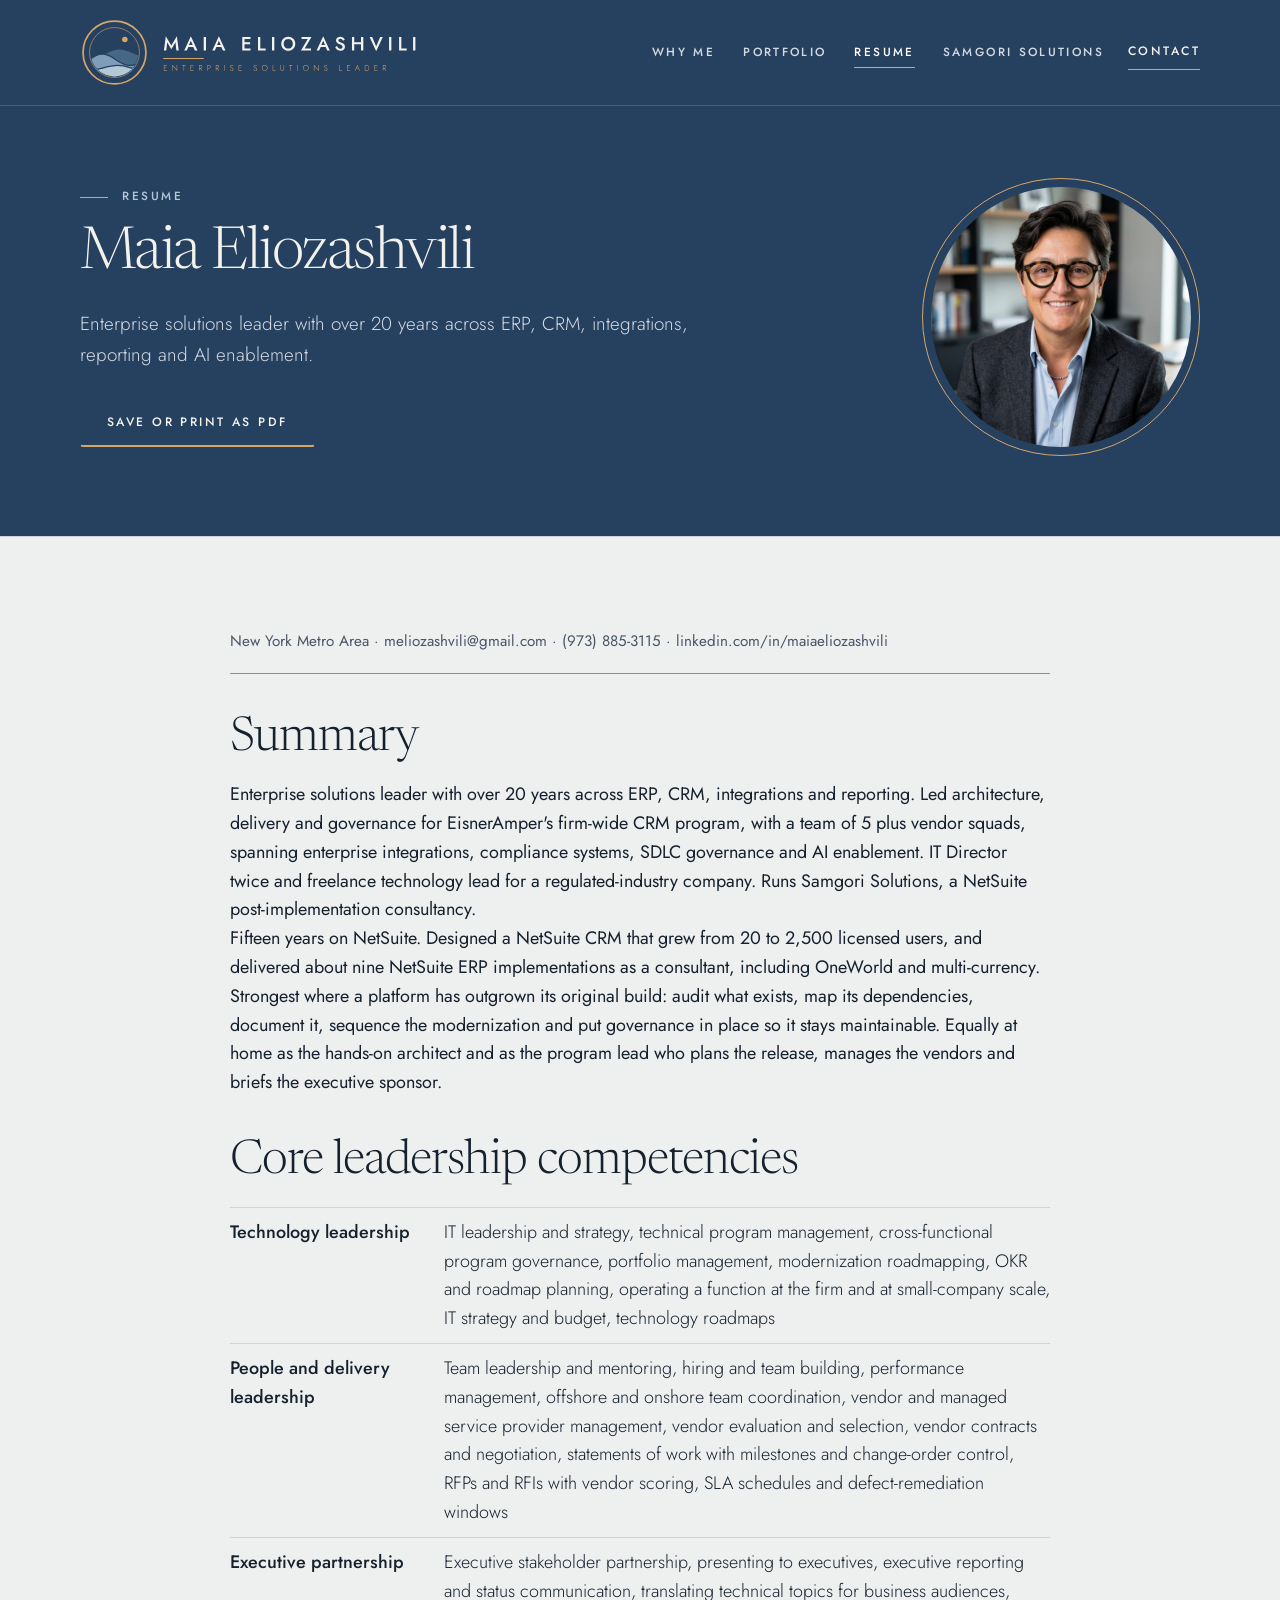
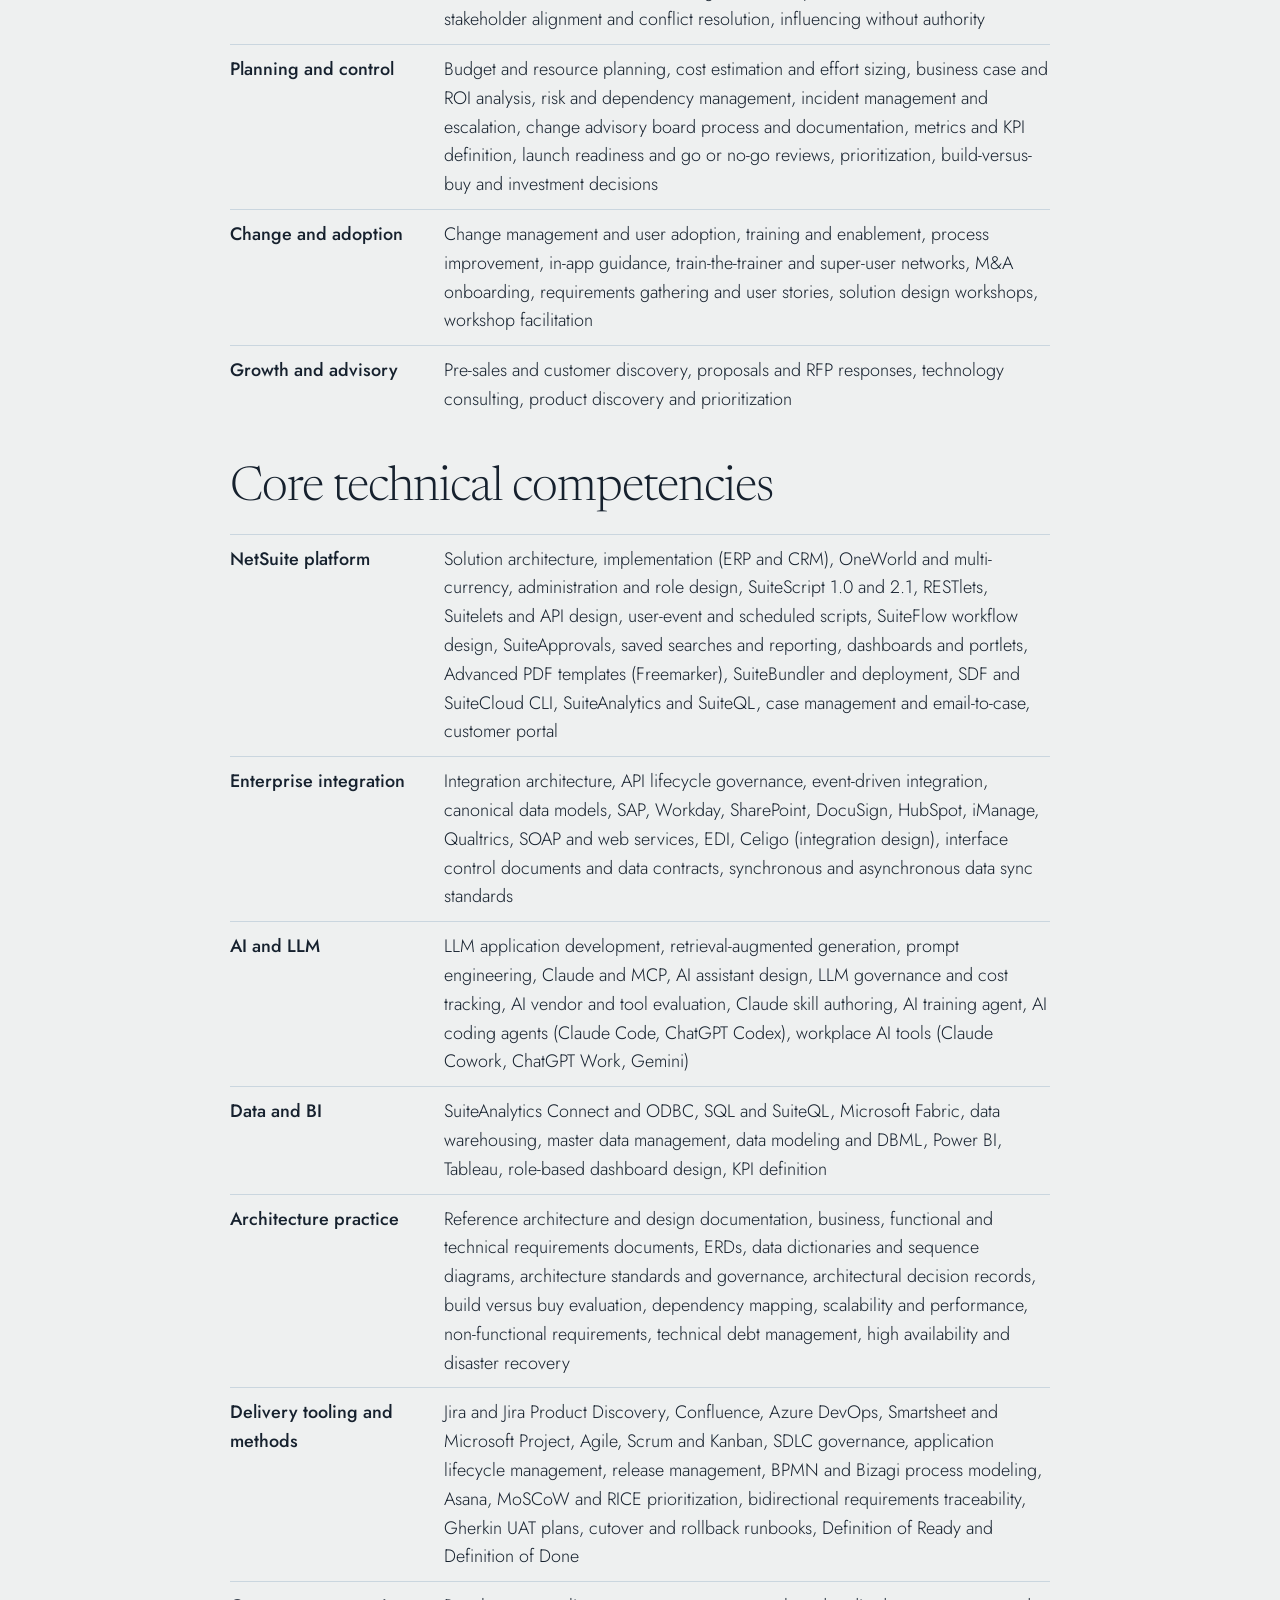
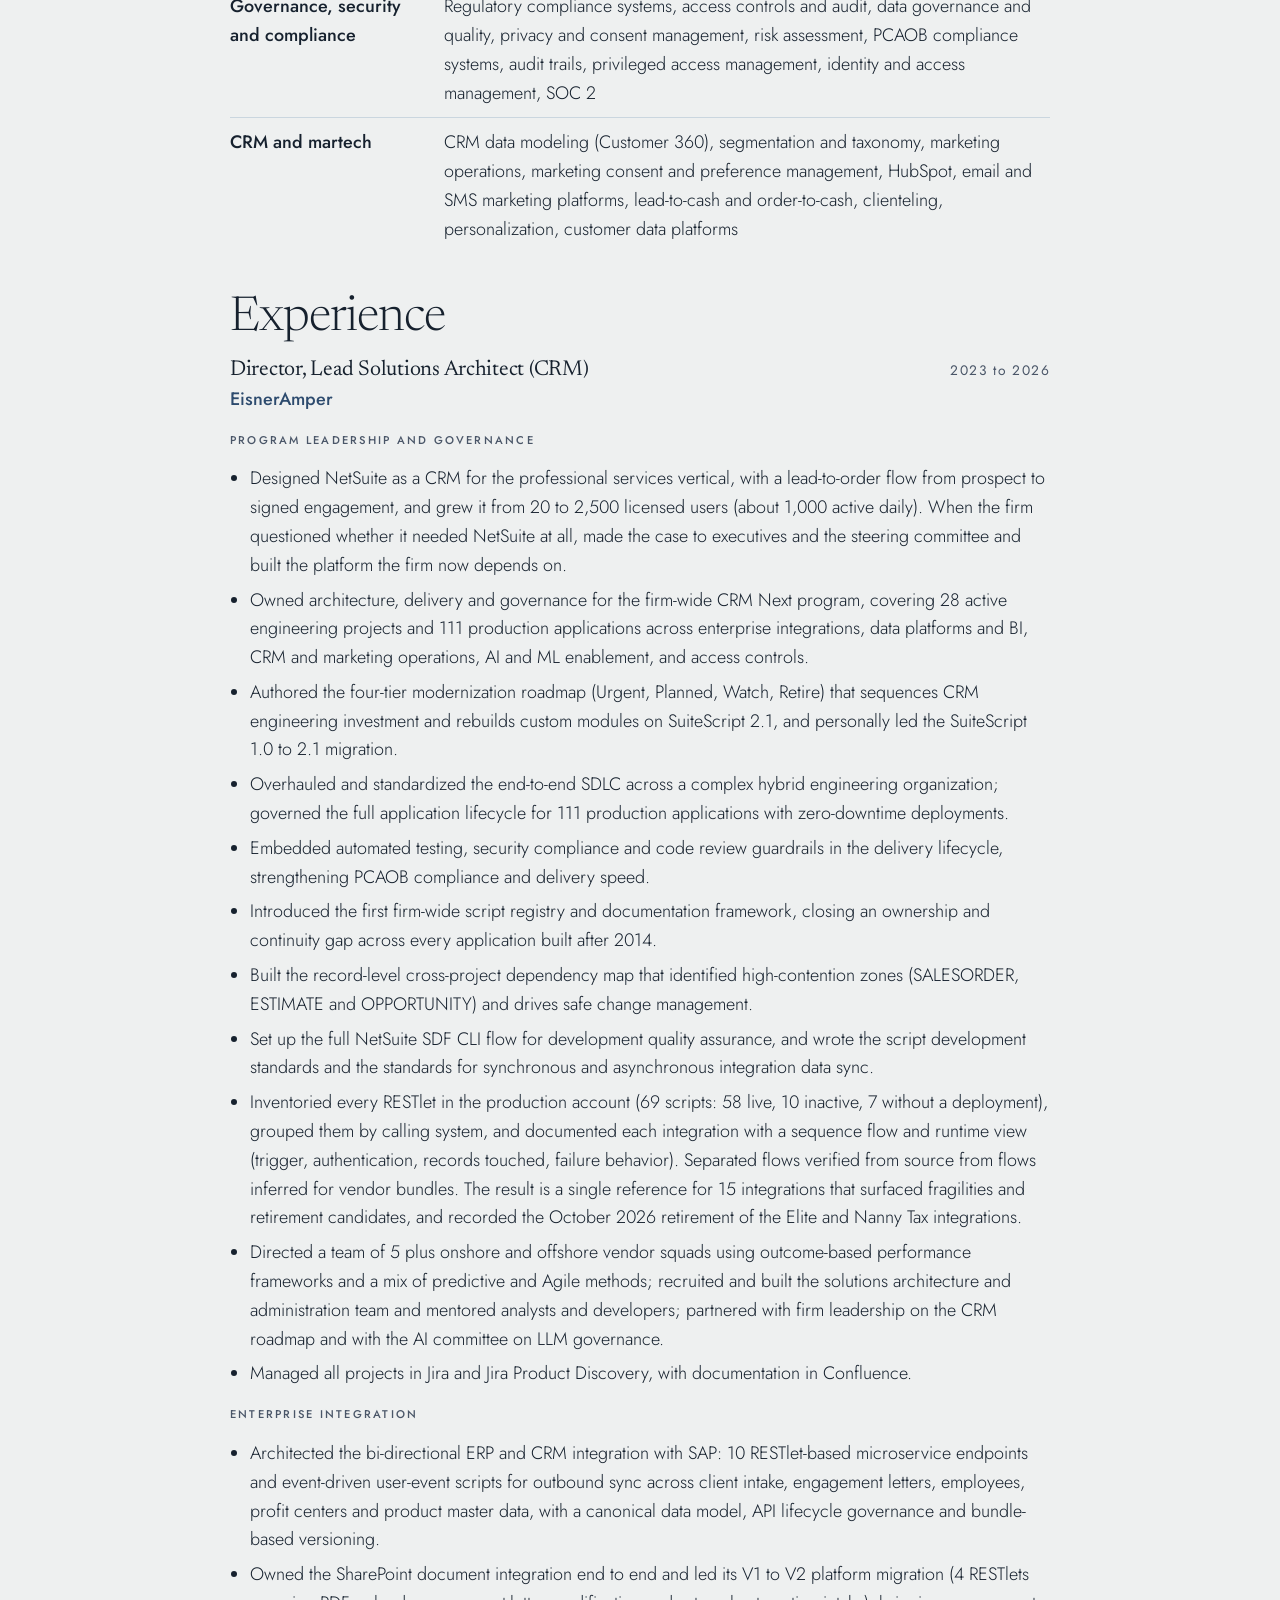
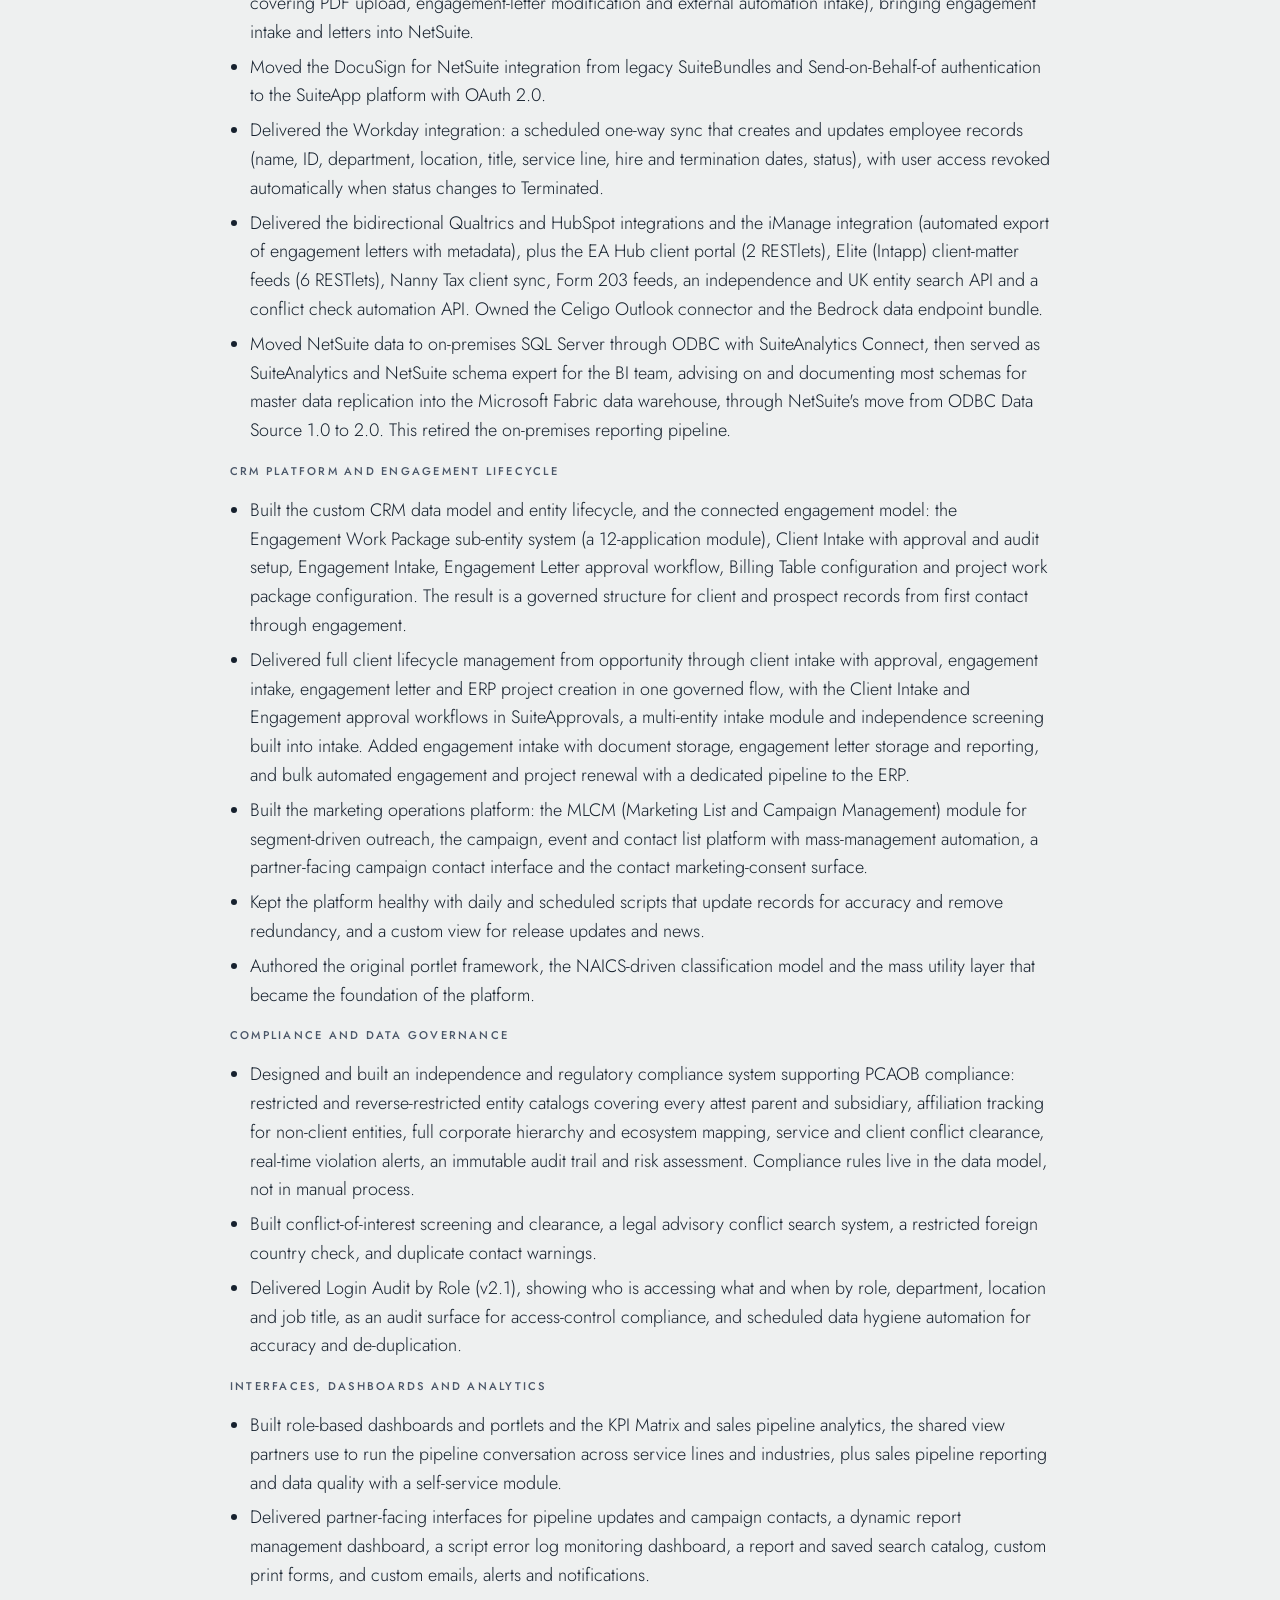
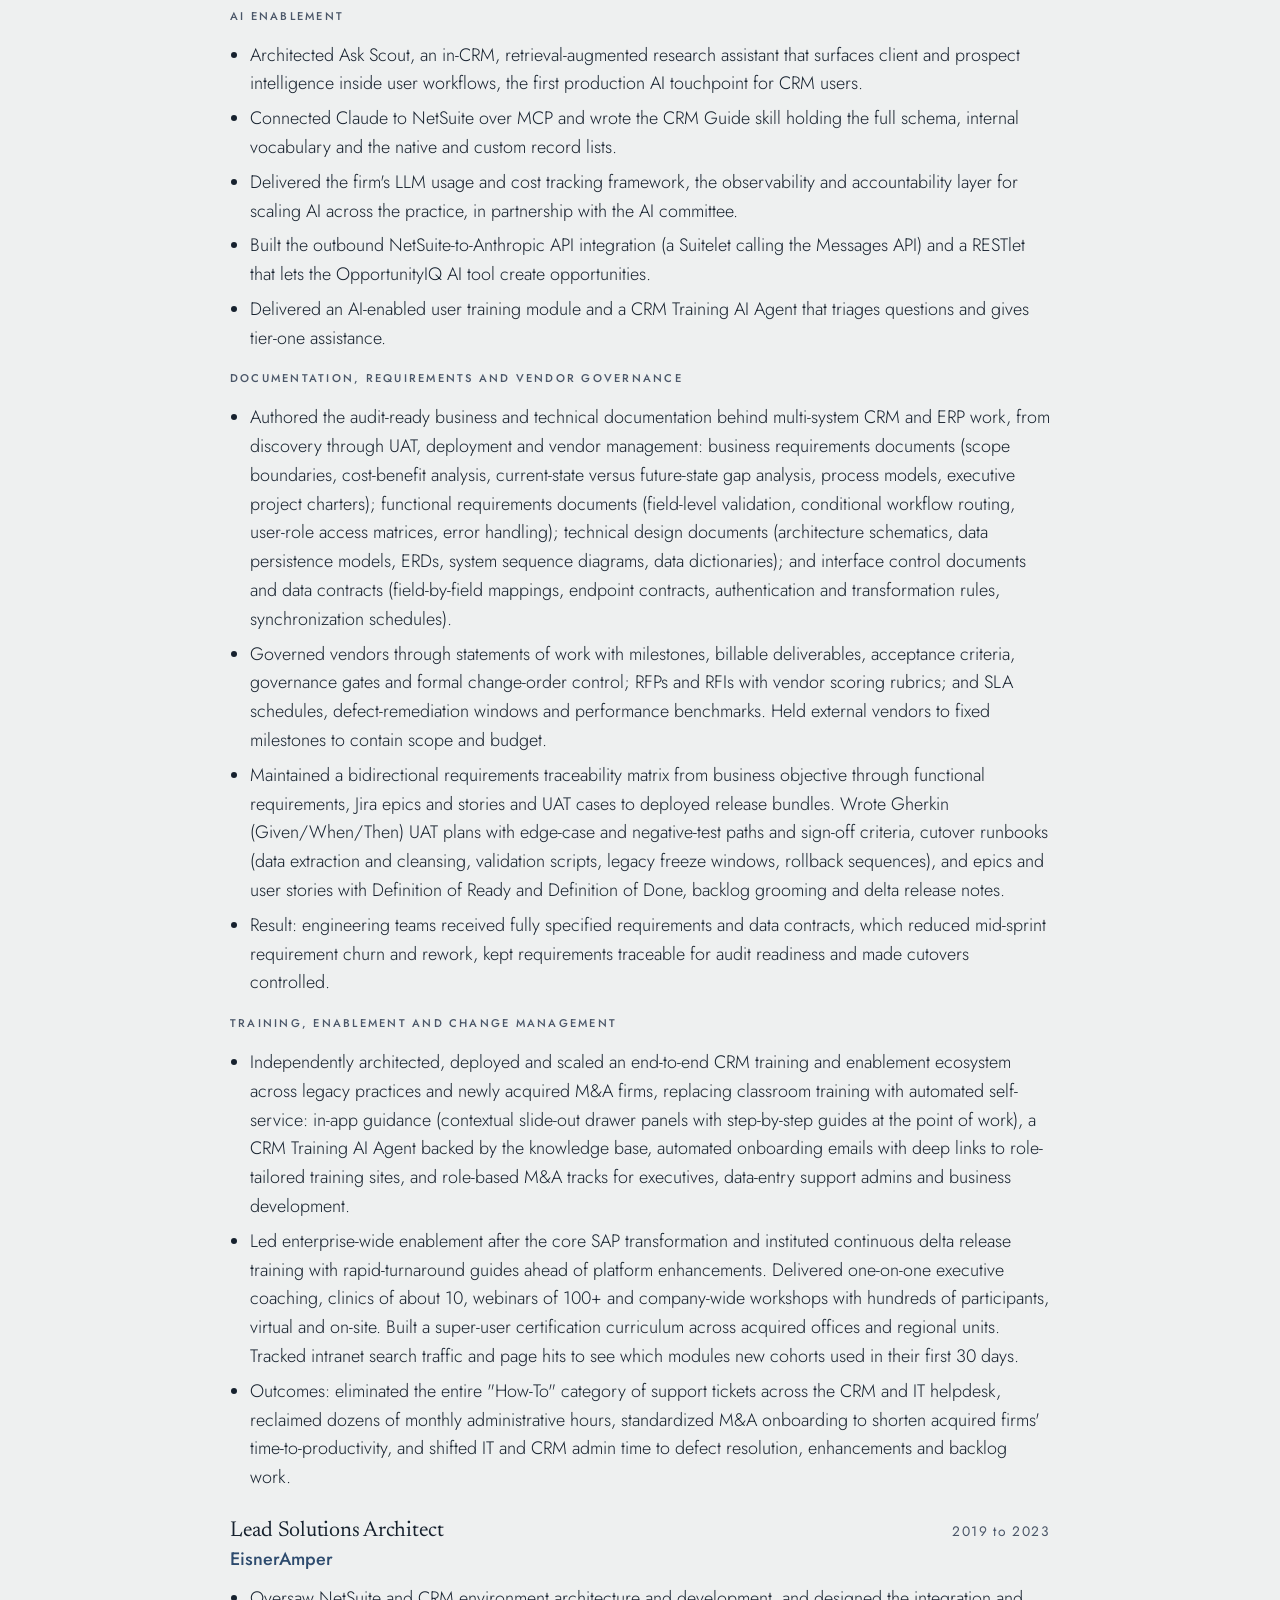
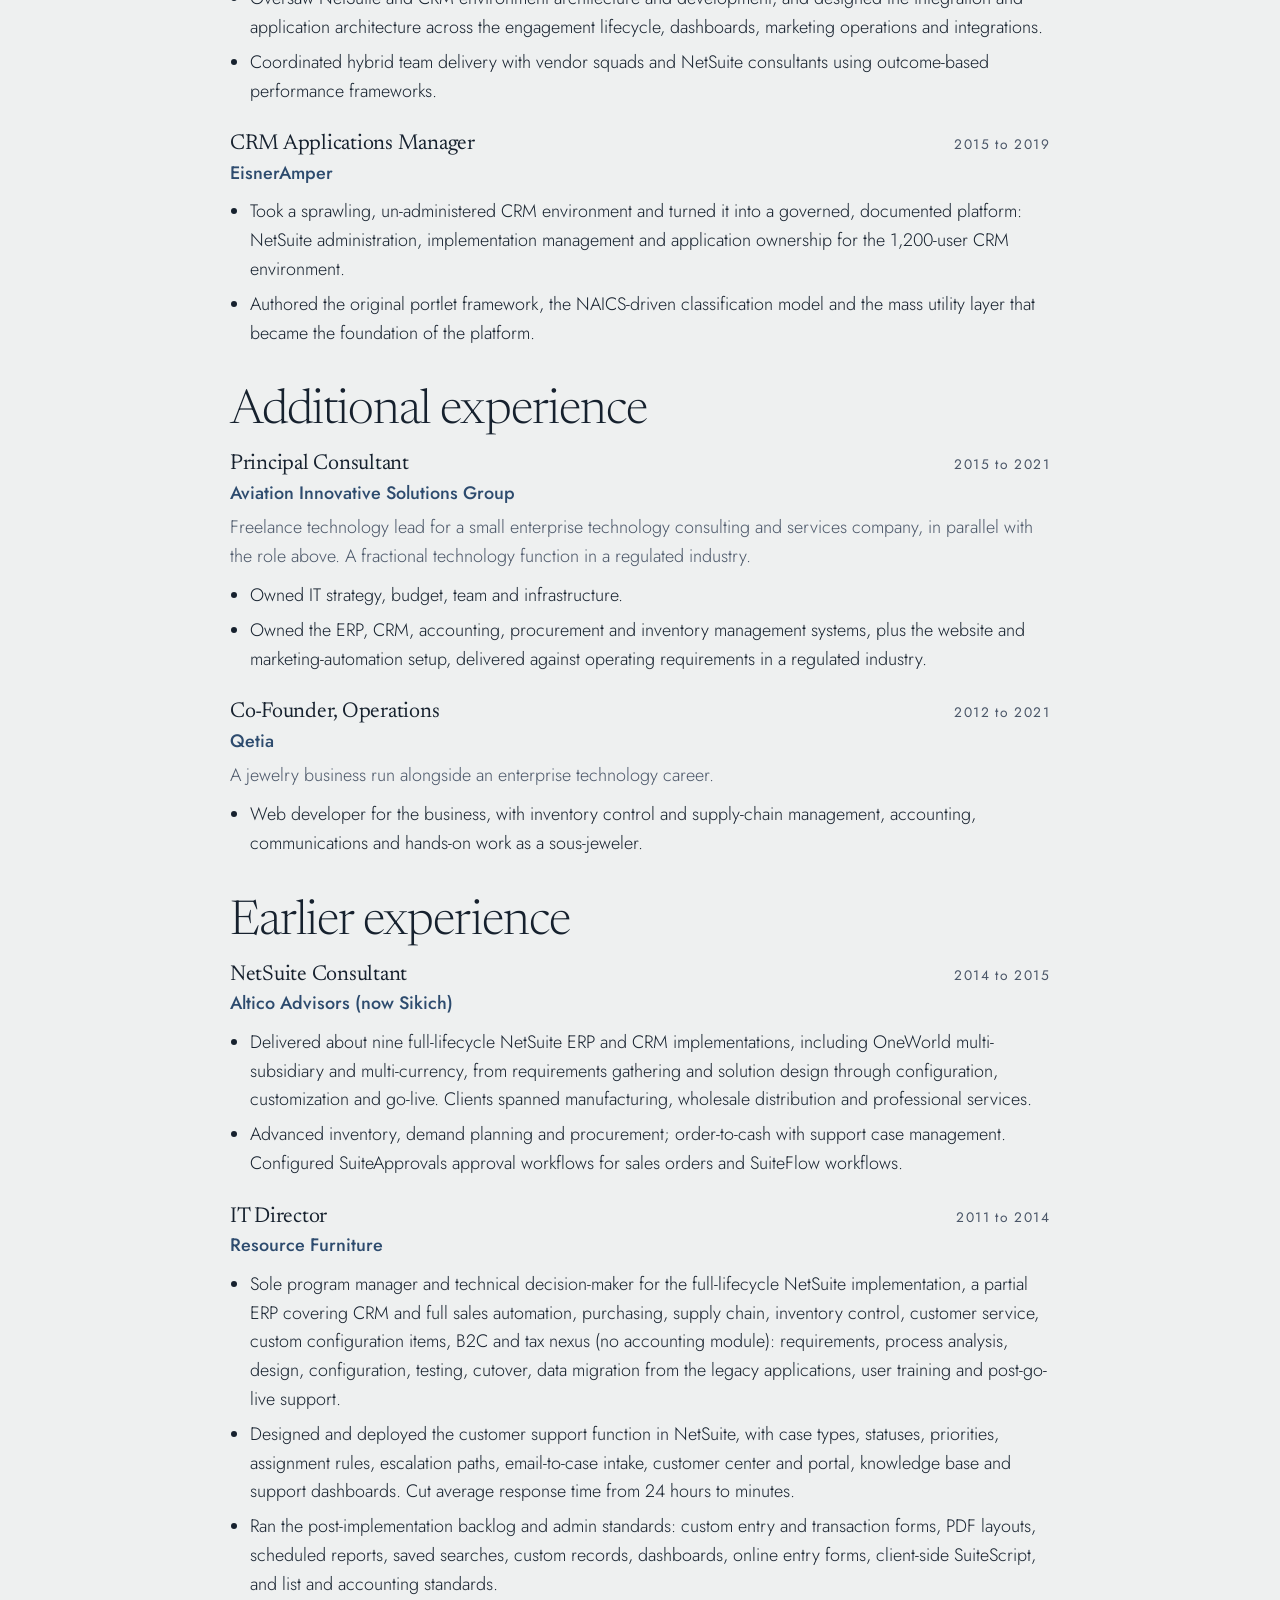
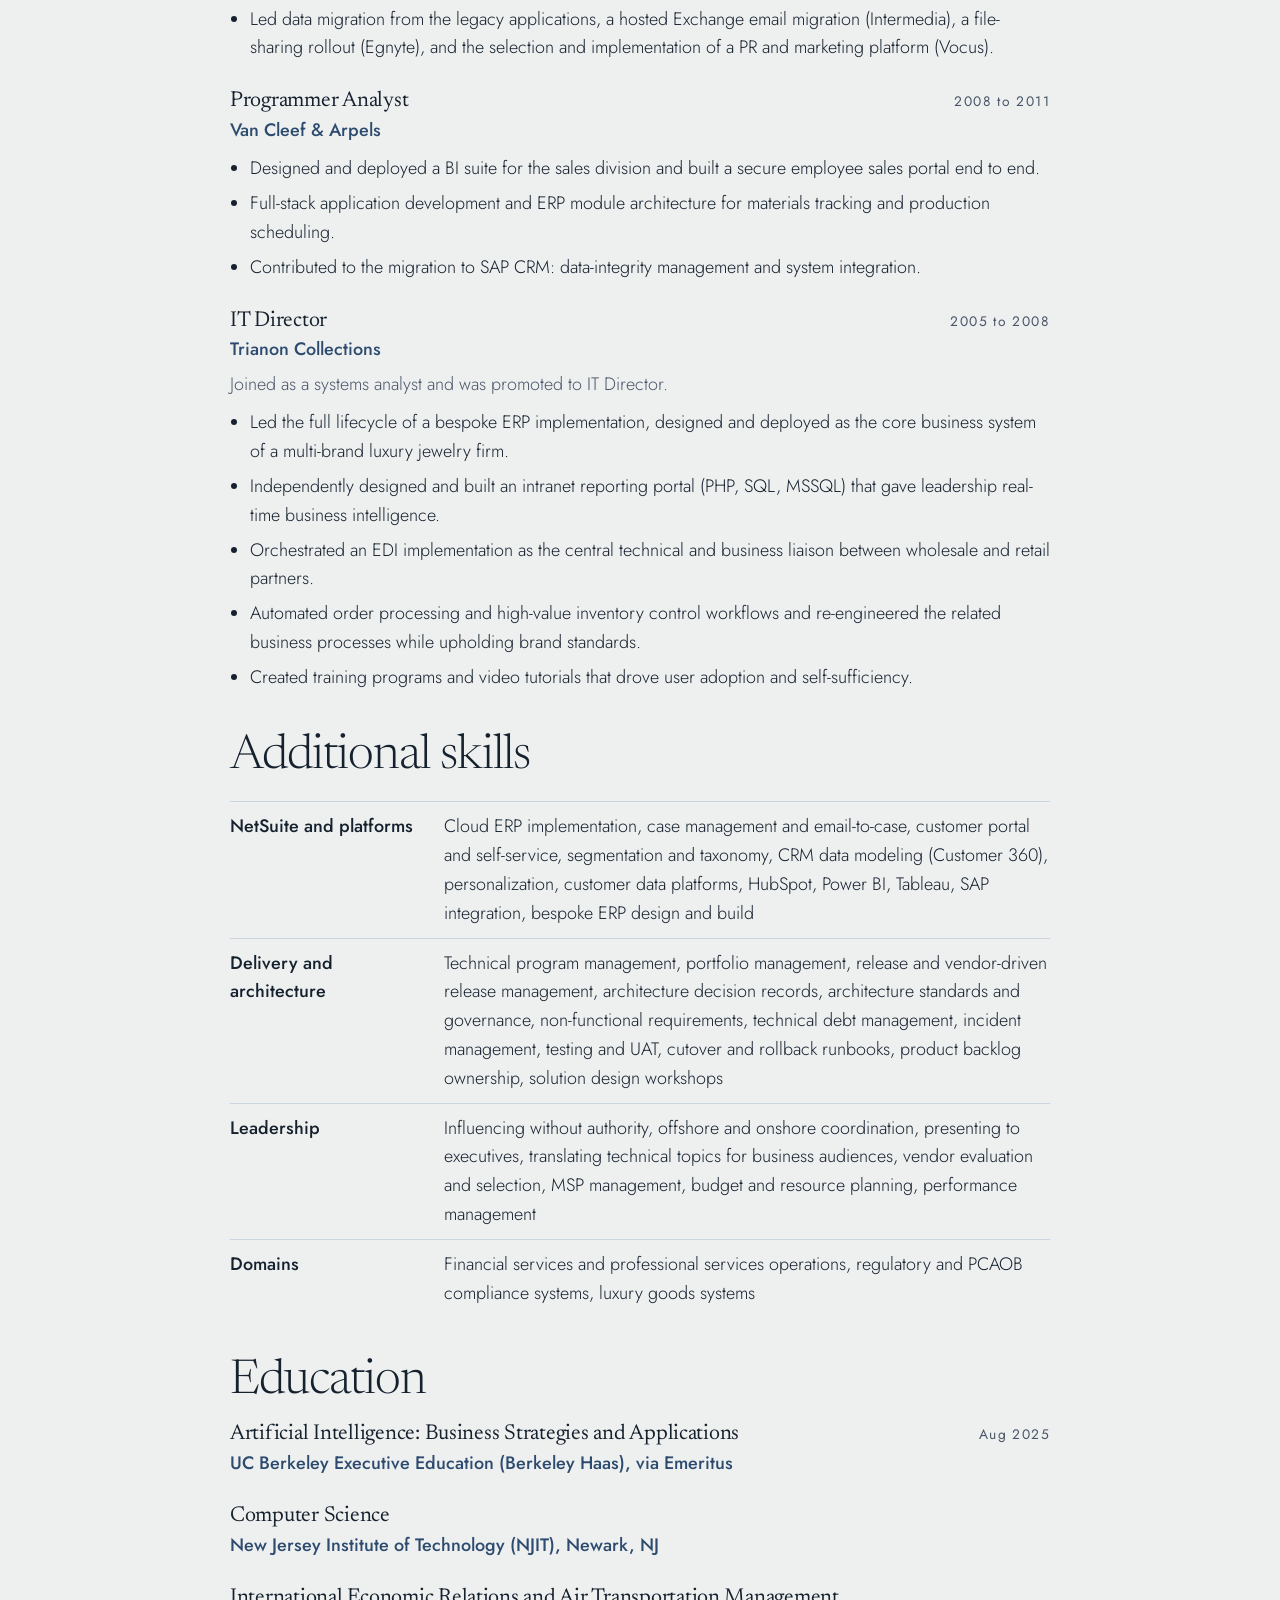
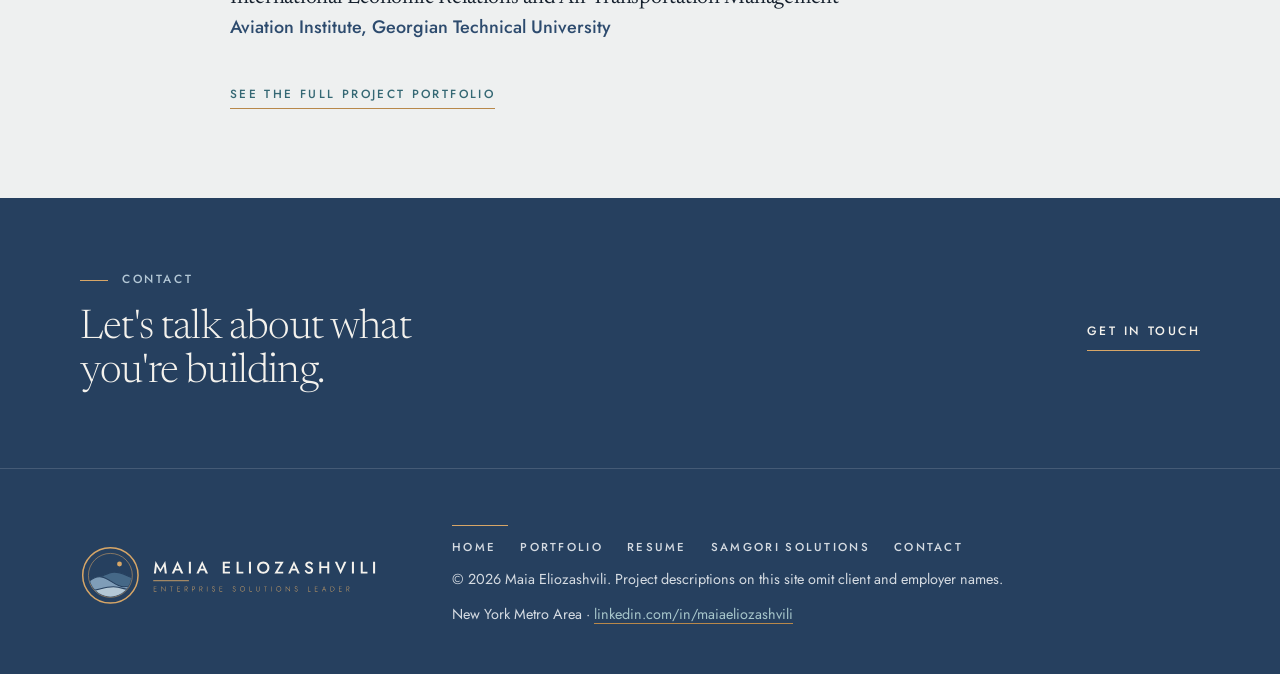
<file: public/resume.html>
<!doctype html>
<html lang="en"><head>
<script async src="https://www.googletagmanager.com/gtag/js?id=G-SLFPFHT46K"></script><script>window.dataLayer=window.dataLayer||[];function gtag(){dataLayer.push(arguments)}gtag("js",new Date());gtag("config","G-SLFPFHT46K");</script>
<meta name="description" content="Resume of Maia Eliozashvili, enterprise solutions leader: ERP, CRM, integrations, SDLC governance and AI enablement."><link rel="canonical" href="https://maiaeliozashvili.com/resume.html">
<meta property="og:type" content="website"><meta property="og:title" content="Resume · Maia Eliozashvili"><meta property="og:description" content="Resume of Maia Eliozashvili, enterprise solutions leader: ERP, CRM, integrations, SDLC governance and AI enablement."><meta property="og:url" content="https://maiaeliozashvili.com/resume.html"><meta property="og:image" content="https://maiaeliozashvili.com/maia.jpg"><meta name="twitter:card" content="summary">
<meta charset="utf-8"><meta name="viewport" content="width=device-width, initial-scale=1, viewport-fit=cover">
<title>Resume · Maia Eliozashvili</title>

<link rel="icon" type="image/svg+xml" href="data:image/svg+xml,%3Csvg%20xmlns%3D%22http%3A//www.w3.org/2000/svg%22%20viewBox%3D%22-4%20-4%2072%2072%22%3E%3Crect%20x%3D%22-4%22%20y%3D%22-4%22%20width%3D%2272%22%20height%3D%2272%22%20rx%3D%2216%22%20fill%3D%22%2326405F%22/%3E%3Cdefs%3E%3CclipPath%20id%3D%22k4%22%3E%3Ccircle%20cx%3D%2232%22%20cy%3D%2232%22%20r%3D%2225%22/%3E%3C/clipPath%3E%3C/defs%3E%3Ccircle%20cx%3D%2232%22%20cy%3D%2232%22%20r%3D%2229.6%22%20fill%3D%22none%22%20stroke%3D%22%23D7A667%22%20stroke-width%3D%223.6%22/%3E%3Cg%20clip-path%3D%22url%28%23k4%29%22%3E%3Cpath%20d%3D%22M6%2062%20A26%2026%200%200%201%2058%2062%20Z%22%20fill%3D%22%23B4C8D6%22%20stroke%3D%22%2326405F%22%20stroke-width%3D%221.5%22%20stroke-linejoin%3D%22round%22/%3E%3C/g%3E%3Ccircle%20cx%3D%2242%22%20cy%3D%2219%22%20r%3D%224%22%20fill%3D%22%23D7A667%22/%3E%3C/svg%3E">
<link rel="stylesheet" href="https://fonts.googleapis.com/css2?family=Jost:wght@300;400;500&family=Newsreader:ital,opsz,wght@0,6..72,300;0,6..72,400;1,6..72,300;1,6..72,400&display=swap">
<link rel="stylesheet" href="styles.css">
</head><body>
<header class="site-header on-navy"><div class="wrap">
    <a class="brand" href="./" aria-label="Maia Eliozashvili home"><svg xmlns="http://www.w3.org/2000/svg" viewBox="-2 -2 336 68" role="img" aria-label="Maia Eliozashvili, Enterprise Solutions Leader"><title>Maia Eliozashvili, Enterprise Solutions Leader</title><defs><clipPath id="whdr"><circle cx="32" cy="32" r="23.6"/></clipPath></defs>
<circle cx="32" cy="32" r="31" fill="none" stroke="#D7A667" stroke-width="1.7"/>
<circle cx="32" cy="32" r="24.6" fill="none" stroke="#D7A667" stroke-width=".6"/>
<g clip-path="url(#whdr)"><g transform="translate(32 32) scale(.85) translate(-32 -32)">
<path d="M0 40 C14 40 22 30 34 28 C46 26 54 34 64 36 V70 H0Z" fill="#456887" stroke="#26405F" stroke-width="1.5" stroke-linejoin="round"/>
<path d="M0 44 C6 37 12 33 20 34 C32 36 38 47 50 47 C56 47 60 45 64 44 V70 H0Z" fill="#7F9DB8" stroke="#26405F" stroke-width="1.5" stroke-linejoin="round"/>
<path d="M0 53 C14 53 22 47 36 47 C48 47 54 53 64 51 V70 H0Z" fill="#B4C8D6" stroke="#26405F" stroke-width="1.5" stroke-linejoin="round"/>
<circle cx="44" cy="17" r="3.2" fill="#D7A667"/></g></g><path d="M83.952 21.906 87.999 28.765 92.065 21.906 92.977 30.0H95.295L93.471 16.035L87.999 25.060000000000002L82.546 16.035L80.722 30.0H83.04ZM109.6790625 26.58 111.1990625 30.0H113.7450625L107.2280625 15.959L100.7300625 30.0H103.2570625L104.7770625 26.58ZM107.2280625 20.462 109.0520625 24.68H105.4230625ZM119.921125 16.700000000000003V30.0H122.201125V16.700000000000003ZM137.3261875 26.58 138.8461875 30.0H141.3921875L134.8751875 15.959L128.3771875 30.0H130.9041875L132.42418750000002 26.58ZM134.8751875 20.462 136.6991875 24.68H133.0701875ZM157.9243125 16.700000000000003V30.0H166.0183125V28.024H160.12831250000002V23.844H165.6383125V21.906H160.12831250000002V18.676000000000002H166.0183125V16.700000000000003ZM173.42937500000002 16.700000000000003V30.0H180.95337500000002V27.986H175.671375V16.700000000000003ZM187.22443750000002 16.700000000000003V30.0H189.50443750000002V16.700000000000003ZM198.72050000000004 23.35Q198.72050000000004 21.982 199.30950000000004 20.9085Q199.89850000000004 19.835 200.91500000000002 19.227Q201.93150000000003 18.619 203.24250000000004 18.619Q204.59150000000002 18.619 205.60800000000003 19.227Q206.62450000000004 19.835 207.19450000000003 20.9085Q207.76450000000003 21.982 207.76450000000003 23.35Q207.76450000000003 24.718 207.18500000000003 25.782Q206.60550000000003 26.846 205.58900000000006 27.4635Q204.57250000000005 28.081 203.24250000000004 28.081Q201.93150000000003 28.081 200.91500000000002 27.4635Q199.89850000000004 26.846 199.30950000000004 25.782Q198.72050000000004 24.718 198.72050000000004 23.35ZM196.34550000000004 23.35Q196.34550000000004 24.832 196.85850000000005 26.105Q197.37150000000003 27.378 198.30250000000004 28.308999999999997Q199.23350000000005 29.24 200.49700000000004 29.7625Q201.76050000000004 30.285 203.24250000000004 30.285Q204.76250000000005 30.285 206.01650000000004 29.7625Q207.27050000000003 29.24 208.20150000000004 28.308999999999997Q209.13250000000005 27.378 209.64550000000003 26.105Q210.15850000000003 24.832 210.15850000000003 23.35Q210.15850000000003 21.849 209.64550000000003 20.595Q209.13250000000005 19.341 208.19200000000004 18.4195Q207.25150000000002 17.498 205.99750000000003 16.975500000000004Q204.74350000000004 16.453000000000003 203.24250000000004 16.453000000000003Q201.77950000000004 16.453000000000003 200.51600000000002 16.975500000000004Q199.25250000000003 17.498 198.312 18.4195Q197.37150000000003 19.341 196.85850000000005 20.595Q196.34550000000004 21.849 196.34550000000004 23.35ZM216.37256250000004 18.771H222.45256250000003L215.78356250000004 30.0H225.62556250000003V27.986H219.43156250000004L226.13856250000003 16.700000000000003H216.37256250000004ZM240.12362500000003 26.58 241.64362500000004 30.0H244.18962500000004L237.67262500000004 15.959L231.17462500000002 30.0H233.70162500000004L235.22162500000005 26.58ZM237.67262500000004 20.462 239.49662500000002 24.68H235.86762500000003ZM251.23968750000003 25.706 249.56768750000003 26.884Q250.00468750000005 27.796 250.75518750000003 28.575Q251.50568750000002 29.354 252.50318750000002 29.819499999999998Q253.50068750000003 30.285 254.65968750000005 30.285Q255.51468750000004 30.285 256.30318750000004 30.009500000000003Q257.09168750000003 29.734 257.71868750000004 29.2305Q258.34568750000005 28.727 258.71618750000005 27.986Q259.08668750000004 27.245 259.08668750000004 26.314Q259.08668750000004 25.44 258.78268750000007 24.7845Q258.47868750000004 24.129 257.99418750000007 23.654000000000003Q257.50968750000004 23.179000000000002 256.91118750000004 22.856Q256.31268750000004 22.533 255.70468750000003 22.323999999999998Q254.64068750000004 21.944000000000003 253.97568750000005 21.583000000000002Q253.31068750000003 21.222 252.99718750000005 20.8135Q252.68368750000005 20.405 252.68368750000005 19.892Q252.68368750000005 19.322000000000003 253.12068750000003 18.8945Q253.55768750000004 18.467 254.48868750000003 18.467Q255.15368750000005 18.467 255.65718750000005 18.7235Q256.16068750000005 18.98 256.54068750000005 19.4075Q256.92068750000004 19.835 257.18668750000006 20.329L258.9916875 19.303Q258.66868750000003 18.6 258.06068750000003 17.954Q257.4526875 17.308 256.5786875 16.8805Q255.70468750000003 16.453000000000003 254.52668750000004 16.453000000000003Q253.32968750000003 16.453000000000003 252.38918750000005 16.909000000000002Q251.44868750000003 17.365000000000002 250.89768750000002 18.1725Q250.34668750000003 18.98 250.34668750000003 20.044Q250.34668750000003 20.975 250.70768750000002 21.6305Q251.06868750000004 22.286 251.61968750000005 22.7325Q252.17068750000004 23.179000000000002 252.77868750000005 23.4735Q253.38668750000005 23.768 253.88068750000002 23.939Q254.71668750000003 24.243000000000002 255.36268750000005 24.5565Q256.00868750000006 24.87 256.36018750000005 25.316499999999998Q256.71168750000004 25.762999999999998 256.71168750000004 26.485Q256.71168750000004 27.283 256.14168750000005 27.777Q255.57168750000002 28.271 254.65968750000005 28.271Q253.91868750000003 28.271 253.30118750000003 27.948Q252.68368750000005 27.625 252.18018750000005 27.055Q251.67668750000004 26.485 251.23968750000003 25.706ZM274.95275000000004 16.700000000000003V21.83H268.26475000000005V16.700000000000003H266.0227500000001V30.0H268.26475000000005V23.901H274.95275000000004V30.0H277.19475000000006V16.700000000000003ZM289.88781250000005 26.048000000000002 285.97381250000007 16.700000000000003H283.38981250000006L289.88781250000005 30.741L296.40481250000005 16.700000000000003H293.80181250000004ZM302.58087500000005 16.700000000000003V30.0H304.860875V16.700000000000003ZM312.46193750000003 16.700000000000003V30.0H319.9859375V27.986H314.7039375V16.700000000000003ZM326.257 16.700000000000003V30.0H328.537V16.700000000000003Z" fill="#F4F2ED"/><path d="M80 38 H120" stroke="#D7A667" stroke-width="1"/><path d="M80.672 44.4V50.0H83.68V49.584H81.112V47.136H83.52V46.72H81.112V44.816H83.68V44.4ZM93.31138461538461 44.4V49.088L89.05538461538461 44.184V50.0H89.49538461538461V45.328L93.75138461538461 50.216V44.4ZM98.64676923076922 44.816H100.11876923076923V50.0H100.55876923076923V44.816H102.03076923076922V44.4H98.64676923076922ZM106.92615384615384 44.4V50.0H109.93415384615385V49.584H107.36615384615384V47.136H109.77415384615384V46.72H107.36615384615384V44.816H109.93415384615385V44.4ZM115.30953846153845 44.4V50.0H115.74953846153845V47.648H116.48553846153845L118.11753846153846 50.0H118.66153846153846L116.95753846153845 47.624Q117.28553846153845 47.584 117.56553846153845 47.456Q117.98953846153846 47.272 118.23753846153846 46.903999999999996Q118.48553846153845 46.536 118.48553846153845 46.024Q118.48553846153845 45.504 118.23753846153846 45.144Q117.98953846153846 44.784 117.56153846153845 44.592Q117.13353846153845 44.4 116.58953846153845 44.4ZM115.74953846153845 47.256V44.792H116.58953846153845Q117.01353846153846 44.792 117.34153846153845 44.936Q117.66953846153845 45.08 117.85753846153845 45.352000000000004Q118.04553846153846 45.624 118.04553846153846 46.024Q118.04553846153846 46.424 117.86153846153846 46.7Q117.67753846153846 46.976 117.34553846153847 47.116Q117.01353846153846 47.256 116.58953846153845 47.256ZM123.60492307692307 44.4V50.0H124.04492307692307V47.712H124.91692307692307Q125.44492307692308 47.712 125.85692307692307 47.516000000000005Q126.26892307692307 47.32 126.50892307692308 46.944Q126.74892307692308 46.568 126.74892307692308 46.056Q126.74892307692308 45.536 126.50892307692308 45.168Q126.26892307692307 44.8 125.85692307692307 44.599999999999994Q125.44492307692308 44.4 124.91692307692307 44.4ZM124.04492307692307 47.296V44.816H124.91692307692307Q125.53292307692307 44.816 125.91692307692307 45.132000000000005Q126.30092307692307 45.448 126.30092307692307 46.056Q126.30092307692307 46.656 125.91692307692307 46.976Q125.53292307692307 47.296 124.91692307692307 47.296ZM131.8843076923077 44.4V50.0H132.32430769230768V47.648H133.0603076923077L134.69230769230768 50.0H135.2363076923077L133.53230769230768 47.624Q133.86030769230769 47.584 134.1403076923077 47.456Q134.5643076923077 47.272 134.81230769230768 46.903999999999996Q135.0603076923077 46.536 135.0603076923077 46.024Q135.0603076923077 45.504 134.81230769230768 45.144Q134.5643076923077 44.784 134.1363076923077 44.592Q133.7083076923077 44.4 133.1643076923077 44.4ZM132.32430769230768 47.256V44.792H133.1643076923077Q133.5883076923077 44.792 133.9163076923077 44.936Q134.2443076923077 45.08 134.4323076923077 45.352000000000004Q134.62030769230768 45.624 134.62030769230768 46.024Q134.62030769230768 46.424 134.43630769230768 46.7Q134.25230769230768 46.976 133.9203076923077 47.116Q133.5883076923077 47.256 133.1643076923077 47.256ZM140.16369230769232 44.4V50.0H140.6036923076923V44.4ZM146.0830769230769 48.384 145.72307692307692 48.608Q145.8590769230769 49.0 146.10707692307693 49.336Q146.35507692307692 49.672 146.72307692307692 49.872Q147.0910769230769 50.072 147.5790769230769 50.072Q147.9230769230769 50.072 148.2190769230769 49.964Q148.51507692307692 49.856 148.73507692307692 49.652Q148.95507692307692 49.448 149.0790769230769 49.168Q149.2030769230769 48.888 149.2030769230769 48.544Q149.2030769230769 48.176 149.0750769230769 47.908Q148.9470769230769 47.64 148.7430769230769 47.448Q148.53907692307692 47.256 148.2910769230769 47.128Q148.0430769230769 47.0 147.8110769230769 46.912Q147.3630769230769 46.752 147.0590769230769 46.572Q146.7550769230769 46.392 146.6030769230769 46.168000000000006Q146.45107692307693 45.944 146.45107692307693 45.632Q146.45107692307693 45.256 146.71507692307694 45.004000000000005Q146.97907692307692 44.752 147.46707692307692 44.752Q147.8350769230769 44.752 148.08307692307693 44.891999999999996Q148.33107692307692 45.032 148.4950769230769 45.239999999999995Q148.65907692307692 45.448 148.74707692307692 45.664L149.1310769230769 45.448Q149.0190769230769 45.176 148.8030769230769 44.92Q148.58707692307692 44.664 148.26307692307694 44.496Q147.93907692307693 44.328 147.49107692307692 44.328Q147.0590769230769 44.328 146.7150769230769 44.5Q146.3710769230769 44.672 146.17907692307693 44.98Q145.98707692307693 45.288 145.98707692307693 45.688Q145.98707692307693 46.048 146.1270769230769 46.304Q146.2670769230769 46.56 146.4910769230769 46.74Q146.7150769230769 46.92 146.97507692307693 47.044Q147.23507692307692 47.168 147.47507692307693 47.256Q147.79507692307692 47.376 148.08707692307692 47.532Q148.37907692307692 47.688 148.56307692307692 47.936Q148.74707692307692 48.184 148.74707692307692 48.592Q148.74707692307692 49.056 148.43907692307693 49.355999999999995Q148.1310769230769 49.656 147.58707692307692 49.656Q147.18707692307692 49.656 146.8990769230769 49.483999999999995Q146.61107692307692 49.312 146.41507692307692 49.024Q146.21907692307693 48.736 146.0830769230769 48.384ZM154.3464615384615 44.4V50.0H157.35446153846152V49.584H154.7864615384615V47.136H157.19446153846152V46.72H154.7864615384615V44.816H157.35446153846152V44.4ZM169.28123076923075 48.384 168.92123076923076 48.608Q169.05723076923076 49.0 169.30523076923077 49.336Q169.55323076923077 49.672 169.92123076923076 49.872Q170.28923076923076 50.072 170.77723076923075 50.072Q171.12123076923075 50.072 171.41723076923074 49.964Q171.71323076923076 49.856 171.93323076923076 49.652Q172.15323076923076 49.448 172.27723076923075 49.168Q172.40123076923075 48.888 172.40123076923075 48.544Q172.40123076923075 48.176 172.27323076923074 47.908Q172.14523076923075 47.64 171.94123076923074 47.448Q171.73723076923076 47.256 171.48923076923074 47.128Q171.24123076923075 47.0 171.00923076923075 46.912Q170.56123076923075 46.752 170.25723076923074 46.572Q169.95323076923074 46.392 169.80123076923076 46.168000000000006Q169.64923076923077 45.944 169.64923076923077 45.632Q169.64923076923077 45.256 169.91323076923078 45.004000000000005Q170.17723076923076 44.752 170.66523076923076 44.752Q171.03323076923076 44.752 171.28123076923077 44.891999999999996Q171.52923076923076 45.032 171.69323076923075 45.239999999999995Q171.85723076923077 45.448 171.94523076923076 45.664L172.32923076923075 45.448Q172.21723076923075 45.176 172.00123076923074 44.92Q171.78523076923076 44.664 171.46123076923078 44.496Q171.13723076923077 44.328 170.68923076923076 44.328Q170.25723076923074 44.328 169.91323076923075 44.5Q169.56923076923076 44.672 169.37723076923078 44.98Q169.18523076923077 45.288 169.18523076923077 45.688Q169.18523076923077 46.048 169.32523076923076 46.304Q169.46523076923074 46.56 169.68923076923073 46.74Q169.91323076923075 46.92 170.17323076923077 47.044Q170.43323076923076 47.168 170.67323076923077 47.256Q170.99323076923076 47.376 171.28523076923076 47.532Q171.57723076923077 47.688 171.76123076923076 47.936Q171.94523076923076 48.184 171.94523076923076 48.592Q171.94523076923076 49.056 171.63723076923077 49.355999999999995Q171.32923076923075 49.656 170.78523076923076 49.656Q170.38523076923076 49.656 170.09723076923075 49.483999999999995Q169.80923076923077 49.312 169.61323076923077 49.024Q169.41723076923077 48.736 169.28123076923075 48.384ZM177.68861538461536 47.2Q177.68861538461536 46.496 177.98861538461534 45.948Q178.28861538461535 45.4 178.81261538461536 45.084Q179.33661538461536 44.768 180.00861538461535 44.768Q180.68061538461535 44.768 181.20461538461535 45.084Q181.72861538461535 45.4 182.02461538461534 45.948Q182.32061538461537 46.496 182.32061538461537 47.2Q182.32061538461537 47.896 182.02461538461534 48.448Q181.72861538461535 49.0 181.20461538461535 49.316Q180.68061538461535 49.632 180.00861538461535 49.632Q179.33661538461536 49.632 178.81261538461536 49.316Q178.28861538461535 49.0 177.98861538461534 48.448Q177.68861538461536 47.896 177.68861538461536 47.2ZM177.22461538461536 47.2Q177.22461538461536 47.816 177.43261538461536 48.34Q177.64061538461536 48.864 178.01661538461536 49.251999999999995Q178.39261538461537 49.64 178.90061538461538 49.856Q179.40861538461536 50.072 180.00861538461535 50.072Q180.60861538461535 50.072 181.11661538461536 49.856Q181.62461538461537 49.64 182.00061538461534 49.251999999999995Q182.37661538461535 48.864 182.58461538461535 48.34Q182.79261538461535 47.816 182.79261538461535 47.2Q182.79261538461535 46.584 182.58461538461535 46.06Q182.37661538461535 45.536 182.00061538461534 45.147999999999996Q181.62461538461537 44.76 181.11661538461536 44.544Q180.60861538461535 44.328 180.00861538461535 44.328Q179.40861538461536 44.328 178.90061538461538 44.544Q178.39261538461537 44.76 178.01661538461536 45.147999999999996Q177.64061538461536 45.536 177.43261538461536 46.06Q177.22461538461536 46.584 177.22461538461536 47.2ZM187.92799999999997 44.4V50.0H190.67999999999998V49.584H188.36799999999997V44.4ZM195.5353846153846 44.4V48.192Q195.5353846153846 48.608 195.6553846153846 48.956Q195.7753846153846 49.304 196.0073846153846 49.552Q196.2393846153846 49.8 196.5713846153846 49.94Q196.9033846153846 50.08 197.3273846153846 50.08Q197.7513846153846 50.08 198.0833846153846 49.94Q198.4153846153846 49.8 198.6473846153846 49.552Q198.8793846153846 49.304 198.9993846153846 48.956Q199.1193846153846 48.608 199.1193846153846 48.192V44.4H198.6793846153846V48.192Q198.6793846153846 48.864 198.3273846153846 49.263999999999996Q197.9753846153846 49.664 197.3273846153846 49.664Q196.6793846153846 49.664 196.3273846153846 49.263999999999996Q195.9753846153846 48.864 195.9753846153846 48.192V44.4ZM203.9747692307692 44.816H205.4467692307692V50.0H205.8867692307692V44.816H207.3587692307692V44.4H203.9747692307692ZM212.23815384615384 44.4V50.0H212.67815384615383V44.4ZM218.26153846153844 47.2Q218.26153846153844 46.496 218.56153846153842 45.948Q218.86153846153843 45.4 219.38553846153843 45.084Q219.90953846153843 44.768 220.58153846153843 44.768Q221.25353846153843 44.768 221.77753846153843 45.084Q222.30153846153843 45.4 222.59753846153842 45.948Q222.89353846153844 46.496 222.89353846153844 47.2Q222.89353846153844 47.896 222.59753846153842 48.448Q222.30153846153843 49.0 221.77753846153843 49.316Q221.25353846153843 49.632 220.58153846153843 49.632Q219.90953846153843 49.632 219.38553846153843 49.316Q218.86153846153843 49.0 218.56153846153842 48.448Q218.26153846153844 47.896 218.26153846153844 47.2ZM217.79753846153844 47.2Q217.79753846153844 47.816 218.00553846153844 48.34Q218.21353846153843 48.864 218.58953846153844 49.251999999999995Q218.96553846153844 49.64 219.47353846153845 49.856Q219.98153846153843 50.072 220.58153846153843 50.072Q221.18153846153842 50.072 221.68953846153843 49.856Q222.19753846153844 49.64 222.57353846153842 49.251999999999995Q222.94953846153842 48.864 223.15753846153842 48.34Q223.36553846153842 47.816 223.36553846153842 47.2Q223.36553846153842 46.584 223.15753846153842 46.06Q222.94953846153842 45.536 222.57353846153842 45.147999999999996Q222.19753846153844 44.76 221.68953846153843 44.544Q221.18153846153842 44.328 220.58153846153843 44.328Q219.98153846153843 44.328 219.47353846153845 44.544Q218.96553846153844 44.76 218.58953846153844 45.147999999999996Q218.21353846153843 45.536 218.00553846153844 46.06Q217.79753846153844 46.584 217.79753846153844 47.2ZM232.75692307692304 44.4V49.088L228.50092307692304 44.184V50.0H228.94092307692304V45.328L233.19692307692304 50.216V44.4ZM238.69230769230765 48.384 238.33230769230767 48.608Q238.46830769230766 49.0 238.71630769230768 49.336Q238.96430769230767 49.672 239.33230769230767 49.872Q239.70030769230766 50.072 240.18830769230766 50.072Q240.53230769230765 50.072 240.82830769230765 49.964Q241.12430769230767 49.856 241.34430769230767 49.652Q241.56430769230766 49.448 241.68830769230766 49.168Q241.81230769230766 48.888 241.81230769230766 48.544Q241.81230769230766 48.176 241.68430769230764 47.908Q241.55630769230766 47.64 241.35230769230765 47.448Q241.14830769230767 47.256 240.90030769230765 47.128Q240.65230769230766 47.0 240.42030769230766 46.912Q239.97230769230765 46.752 239.66830769230765 46.572Q239.36430769230765 46.392 239.21230769230766 46.168000000000006Q239.06030769230767 45.944 239.06030769230767 45.632Q239.06030769230767 45.256 239.32430769230768 45.004000000000005Q239.58830769230767 44.752 240.07630769230767 44.752Q240.44430769230766 44.752 240.69230769230768 44.891999999999996Q240.94030769230767 45.032 241.10430769230766 45.239999999999995Q241.26830769230767 45.448 241.35630769230767 45.664L241.74030769230765 45.448Q241.62830769230766 45.176 241.41230769230765 44.92Q241.19630769230767 44.664 240.8723076923077 44.496Q240.54830769230767 44.328 240.10030769230767 44.328Q239.66830769230765 44.328 239.32430769230766 44.5Q238.98030769230766 44.672 238.78830769230768 44.98Q238.59630769230768 45.288 238.59630769230768 45.688Q238.59630769230768 46.048 238.73630769230766 46.304Q238.87630769230765 46.56 239.10030769230764 46.74Q239.32430769230766 46.92 239.58430769230768 47.044Q239.84430769230767 47.168 240.08430769230768 47.256Q240.40430769230767 47.376 240.69630769230767 47.532Q240.98830769230767 47.688 241.17230769230767 47.936Q241.35630769230767 48.184 241.35630769230767 48.592Q241.35630769230767 49.056 241.04830769230767 49.355999999999995Q240.74030769230765 49.656 240.19630769230767 49.656Q239.79630769230766 49.656 239.50830769230765 49.483999999999995Q239.22030769230767 49.312 239.02430769230767 49.024Q238.82830769230767 48.736 238.69230769230765 48.384ZM253.4670769230769 44.4V50.0H256.2190769230769V49.584H253.9070769230769V44.4ZM261.1144615384615 44.4V50.0H264.1224615384615V49.584H261.5544615384615V47.136H263.96246153846147V46.72H261.5544615384615V44.816H264.1224615384615V44.4ZM272.56984615384613 48.12 273.3458461538461 50.0H273.8418461538461L271.3698461538461 44.184L268.8978461538461 50.0H269.3938461538461L270.1618461538461 48.12ZM271.3698461538461 45.2 272.4018461538461 47.704H270.3378461538461ZM278.6972307692307 44.4V50.0H280.2172307692307Q281.03323076923067 50.0 281.6532307692307 49.647999999999996Q282.2732307692307 49.296 282.6212307692307 48.668Q282.9692307692307 48.04 282.9692307692307 47.2Q282.9692307692307 46.36 282.6212307692307 45.732Q282.2732307692307 45.104 281.6532307692307 44.751999999999995Q281.03323076923067 44.4 280.2172307692307 44.4ZM279.1372307692307 49.56V44.84H280.2172307692307Q280.7372307692307 44.84 281.1652307692307 45.008Q281.5932307692307 45.176 281.89723076923065 45.484Q282.2012307692307 45.792 282.3652307692307 46.228Q282.5292307692307 46.664 282.5292307692307 47.2Q282.5292307692307 47.736 282.3652307692307 48.172Q282.2012307692307 48.608 281.89723076923065 48.916Q281.5932307692307 49.224 281.1652307692307 49.391999999999996Q280.7372307692307 49.56 280.2172307692307 49.56ZM288.10461538461533 44.4V50.0H291.1126153846153V49.584H288.5446153846153V47.136H290.9526153846153V46.72H288.5446153846153V44.816H291.1126153846153V44.4ZM296.48799999999994 44.4V50.0H296.92799999999994V47.648H297.66399999999993L299.29599999999994 50.0H299.8399999999999L298.1359999999999 47.624Q298.46399999999994 47.584 298.7439999999999 47.456Q299.1679999999999 47.272 299.41599999999994 46.903999999999996Q299.66399999999993 46.536 299.66399999999993 46.024Q299.66399999999993 45.504 299.41599999999994 45.144Q299.1679999999999 44.784 298.7399999999999 44.592Q298.3119999999999 44.4 297.7679999999999 44.4ZM296.92799999999994 47.256V44.792H297.7679999999999Q298.1919999999999 44.792 298.51999999999987 44.936Q298.8479999999999 45.08 299.03599999999994 45.352000000000004Q299.22399999999993 45.624 299.22399999999993 46.024Q299.22399999999993 46.424 299.03999999999996 46.7Q298.85599999999994 46.976 298.5239999999999 47.116Q298.1919999999999 47.256 297.7679999999999 47.256Z" fill="#D7A667"/></svg></a>
    <nav class="nav" aria-label="Primary"><a class="nav-link" href="./#why-me">Why me</a><a class="nav-link" href="portfolio.html">Portfolio</a><a class="nav-link" href="resume.html" aria-current="page">Resume</a><a class="nav-link" href="https://www.samgorisolutions.com" target="_blank" rel="noopener">Samgori Solutions</a></nav>
    <a class="btn head-cta" href="./#contact"><span class="long">Contact</span><span class="short">Contact</span></a>
  </div></header>
<main id="top">
<section class="page-hero on-navy" aria-labelledby="rs-hero"><div class="wrap rs-hero-grid">
  <div><p class="eyebrow">Resume</p><h1 id="rs-hero">Maia Eliozashvili</h1>
  <p class="lede">Enterprise solutions leader with over 20 years across ERP, CRM, integrations, reporting and AI enablement.</p>
  <p class="hero-actions"><button class="submit" type="button" id="print-btn">Save or print as PDF</button></p></div>
  <figure class="portrait"><img src="maia.jpg" width="320" height="320" alt="Portrait of Maia Eliozashvili" loading="eager"></figure>
</div></section>
<section class="band" aria-label="Resume"><div class="wrap resume">
  <p class="rs-contact">New York Metro Area &middot; meliozashvili@gmail.com &middot; (973) 885-3115 &middot; linkedin.com/in/maiaeliozashvili</p>
  <section class="rs-sec"><h2>Summary</h2><p>Enterprise solutions leader with over 20 years across ERP, CRM, integrations and reporting. Led architecture, delivery and governance for EisnerAmper's firm-wide CRM program, with a team of 5 plus vendor squads, spanning enterprise integrations, compliance systems, SDLC governance and AI enablement. IT Director twice and freelance technology lead for a regulated-industry company. Runs Samgori Solutions, a NetSuite post-implementation consultancy.</p><p>Fifteen years on NetSuite. Designed a NetSuite CRM that grew from 20 to 2,500 licensed users, and delivered about nine NetSuite ERP implementations as a consultant, including OneWorld and multi-currency. Strongest where a platform has outgrown its original build: audit what exists, map its dependencies, document it, sequence the modernization and put governance in place so it stays maintainable. Equally at home as the hands-on architect and as the program lead who plans the release, manages the vendors and briefs the executive sponsor.</p></section>
  <section class="rs-sec"><h2>Core leadership competencies</h2><dl class="skills"><div class="skrow"><dt>Technology leadership</dt><dd>IT leadership and strategy, technical program management, cross-functional program governance, portfolio management, modernization roadmapping, OKR and roadmap planning, operating a function at the firm and at small-company scale, IT strategy and budget, technology roadmaps</dd></div><div class="skrow"><dt>People and delivery leadership</dt><dd>Team leadership and mentoring, hiring and team building, performance management, offshore and onshore team coordination, vendor and managed service provider management, vendor evaluation and selection, vendor contracts and negotiation, statements of work with milestones and change-order control, RFPs and RFIs with vendor scoring, SLA schedules and defect-remediation windows</dd></div><div class="skrow"><dt>Executive partnership</dt><dd>Executive stakeholder partnership, presenting to executives, executive reporting and status communication, translating technical topics for business audiences, stakeholder alignment and conflict resolution, influencing without authority</dd></div><div class="skrow"><dt>Planning and control</dt><dd>Budget and resource planning, cost estimation and effort sizing, business case and ROI analysis, risk and dependency management, incident management and escalation, change advisory board process and documentation, metrics and KPI definition, launch readiness and go or no-go reviews, prioritization, build-versus-buy and investment decisions</dd></div><div class="skrow"><dt>Change and adoption</dt><dd>Change management and user adoption, training and enablement, process improvement, in-app guidance, train-the-trainer and super-user networks, M&amp;A onboarding, requirements gathering and user stories, solution design workshops, workshop facilitation</dd></div><div class="skrow"><dt>Growth and advisory</dt><dd>Pre-sales and customer discovery, proposals and RFP responses, technology consulting, product discovery and prioritization</dd></div></dl></section>
  <section class="rs-sec"><h2>Core technical competencies</h2><dl class="skills"><div class="skrow"><dt>NetSuite platform</dt><dd>Solution architecture, implementation (ERP and CRM), OneWorld and multi-currency, administration and role design, SuiteScript 1.0 and 2.1, RESTlets, Suitelets and API design, user-event and scheduled scripts, SuiteFlow workflow design, SuiteApprovals, saved searches and reporting, dashboards and portlets, Advanced PDF templates (Freemarker), SuiteBundler and deployment, SDF and SuiteCloud CLI, SuiteAnalytics and SuiteQL, case management and email-to-case, customer portal</dd></div><div class="skrow"><dt>Enterprise integration</dt><dd>Integration architecture, API lifecycle governance, event-driven integration, canonical data models, SAP, Workday, SharePoint, DocuSign, HubSpot, iManage, Qualtrics, SOAP and web services, EDI, Celigo (integration design), interface control documents and data contracts, synchronous and asynchronous data sync standards</dd></div><div class="skrow"><dt>AI and LLM</dt><dd>LLM application development, retrieval-augmented generation, prompt engineering, Claude and MCP, AI assistant design, LLM governance and cost tracking, AI vendor and tool evaluation, Claude skill authoring, AI training agent, AI coding agents (Claude Code, ChatGPT Codex), workplace AI tools (Claude Cowork, ChatGPT Work, Gemini)</dd></div><div class="skrow"><dt>Data and BI</dt><dd>SuiteAnalytics Connect and ODBC, SQL and SuiteQL, Microsoft Fabric, data warehousing, master data management, data modeling and DBML, Power BI, Tableau, role-based dashboard design, KPI definition</dd></div><div class="skrow"><dt>Architecture practice</dt><dd>Reference architecture and design documentation, business, functional and technical requirements documents, ERDs, data dictionaries and sequence diagrams, architecture standards and governance, architectural decision records, build versus buy evaluation, dependency mapping, scalability and performance, non-functional requirements, technical debt management, high availability and disaster recovery</dd></div><div class="skrow"><dt>Delivery tooling and methods</dt><dd>Jira and Jira Product Discovery, Confluence, Azure DevOps, Smartsheet and Microsoft Project, Agile, Scrum and Kanban, SDLC governance, application lifecycle management, release management, BPMN and Bizagi process modeling, Asana, MoSCoW and RICE prioritization, bidirectional requirements traceability, Gherkin UAT plans, cutover and rollback runbooks, Definition of Ready and Definition of Done</dd></div><div class="skrow"><dt>Governance, security and compliance</dt><dd>Regulatory compliance systems, access controls and audit, data governance and quality, privacy and consent management, risk assessment, PCAOB compliance systems, audit trails, privileged access management, identity and access management, SOC 2</dd></div><div class="skrow"><dt>CRM and martech</dt><dd>CRM data modeling (Customer 360), segmentation and taxonomy, marketing operations, marketing consent and preference management, HubSpot, email and SMS marketing platforms, lead-to-cash and order-to-cash, clienteling, personalization, customer data platforms</dd></div></dl></section>
  <section class="rs-sec"><h2>Experience</h2><div class="job"><div class="job-head"><h3>Director, Lead Solutions Architect (CRM)</h3><span class="job-dates">2023 to 2026</span></div><p class="job-org">EisnerAmper</p><h4>Program leadership and governance</h4><ul><li>Designed NetSuite as a CRM for the professional services vertical, with a lead-to-order flow from prospect to signed engagement, and grew it from 20 to 2,500 licensed users (about 1,000 active daily). When the firm questioned whether it needed NetSuite at all, made the case to executives and the steering committee and built the platform the firm now depends on.</li><li>Owned architecture, delivery and governance for the firm-wide CRM Next program, covering 28 active engineering projects and 111 production applications across enterprise integrations, data platforms and BI, CRM and marketing operations, AI and ML enablement, and access controls.</li><li>Authored the four-tier modernization roadmap (Urgent, Planned, Watch, Retire) that sequences CRM engineering investment and rebuilds custom modules on SuiteScript 2.1, and personally led the SuiteScript 1.0 to 2.1 migration.</li><li>Overhauled and standardized the end-to-end SDLC across a complex hybrid engineering organization; governed the full application lifecycle for 111 production applications with zero-downtime deployments.</li><li>Embedded automated testing, security compliance and code review guardrails in the delivery lifecycle, strengthening PCAOB compliance and delivery speed.</li><li>Introduced the first firm-wide script registry and documentation framework, closing an ownership and continuity gap across every application built after 2014.</li><li>Built the record-level cross-project dependency map that identified high-contention zones (SALESORDER, ESTIMATE and OPPORTUNITY) and drives safe change management.</li><li>Set up the full NetSuite SDF CLI flow for development quality assurance, and wrote the script development standards and the standards for synchronous and asynchronous integration data sync.</li><li>Inventoried every RESTlet in the production account (69 scripts: 58 live, 10 inactive, 7 without a deployment), grouped them by calling system, and documented each integration with a sequence flow and runtime view (trigger, authentication, records touched, failure behavior). Separated flows verified from source from flows inferred for vendor bundles. The result is a single reference for 15 integrations that surfaced fragilities and retirement candidates, and recorded the October 2026 retirement of the Elite and Nanny Tax integrations.</li><li>Directed a team of 5 plus onshore and offshore vendor squads using outcome-based performance frameworks and a mix of predictive and Agile methods; recruited and built the solutions architecture and administration team and mentored analysts and developers; partnered with firm leadership on the CRM roadmap and with the AI committee on LLM governance.</li><li>Managed all projects in Jira and Jira Product Discovery, with documentation in Confluence.</li></ul><h4>Enterprise integration</h4><ul><li>Architected the bi-directional ERP and CRM integration with SAP: 10 RESTlet-based microservice endpoints and event-driven user-event scripts for outbound sync across client intake, engagement letters, employees, profit centers and product master data, with a canonical data model, API lifecycle governance and bundle-based versioning.</li><li>Owned the SharePoint document integration end to end and led its V1 to V2 platform migration (4 RESTlets covering PDF upload, engagement-letter modification and external automation intake), bringing engagement intake and letters into NetSuite.</li><li>Moved the DocuSign for NetSuite integration from legacy SuiteBundles and Send-on-Behalf-of authentication to the SuiteApp platform with OAuth 2.0.</li><li>Delivered the Workday integration: a scheduled one-way sync that creates and updates employee records (name, ID, department, location, title, service line, hire and termination dates, status), with user access revoked automatically when status changes to Terminated.</li><li>Delivered the bidirectional Qualtrics and HubSpot integrations and the iManage integration (automated export of engagement letters with metadata), plus the EA Hub client portal (2 RESTlets), Elite (Intapp) client-matter feeds (6 RESTlets), Nanny Tax client sync, Form 203 feeds, an independence and UK entity search API and a conflict check automation API. Owned the Celigo Outlook connector and the Bedrock data endpoint bundle.</li><li>Moved NetSuite data to on-premises SQL Server through ODBC with SuiteAnalytics Connect, then served as SuiteAnalytics and NetSuite schema expert for the BI team, advising on and documenting most schemas for master data replication into the Microsoft Fabric data warehouse, through NetSuite&#x27;s move from ODBC Data Source 1.0 to 2.0. This retired the on-premises reporting pipeline.</li></ul><h4>CRM platform and engagement lifecycle</h4><ul><li>Built the custom CRM data model and entity lifecycle, and the connected engagement model: the Engagement Work Package sub-entity system (a 12-application module), Client Intake with approval and audit setup, Engagement Intake, Engagement Letter approval workflow, Billing Table configuration and project work package configuration. The result is a governed structure for client and prospect records from first contact through engagement.</li><li>Delivered full client lifecycle management from opportunity through client intake with approval, engagement intake, engagement letter and ERP project creation in one governed flow, with the Client Intake and Engagement approval workflows in SuiteApprovals, a multi-entity intake module and independence screening built into intake. Added engagement intake with document storage, engagement letter storage and reporting, and bulk automated engagement and project renewal with a dedicated pipeline to the ERP.</li><li>Built the marketing operations platform: the MLCM (Marketing List and Campaign Management) module for segment-driven outreach, the campaign, event and contact list platform with mass-management automation, a partner-facing campaign contact interface and the contact marketing-consent surface.</li><li>Kept the platform healthy with daily and scheduled scripts that update records for accuracy and remove redundancy, and a custom view for release updates and news.</li><li>Authored the original portlet framework, the NAICS-driven classification model and the mass utility layer that became the foundation of the platform.</li></ul><h4>Compliance and data governance</h4><ul><li>Designed and built an independence and regulatory compliance system supporting PCAOB compliance: restricted and reverse-restricted entity catalogs covering every attest parent and subsidiary, affiliation tracking for non-client entities, full corporate hierarchy and ecosystem mapping, service and client conflict clearance, real-time violation alerts, an immutable audit trail and risk assessment. Compliance rules live in the data model, not in manual process.</li><li>Built conflict-of-interest screening and clearance, a legal advisory conflict search system, a restricted foreign country check, and duplicate contact warnings.</li><li>Delivered Login Audit by Role (v2.1), showing who is accessing what and when by role, department, location and job title, as an audit surface for access-control compliance, and scheduled data hygiene automation for accuracy and de-duplication.</li></ul><h4>Interfaces, dashboards and analytics</h4><ul><li>Built role-based dashboards and portlets and the KPI Matrix and sales pipeline analytics, the shared view partners use to run the pipeline conversation across service lines and industries, plus sales pipeline reporting and data quality with a self-service module.</li><li>Delivered partner-facing interfaces for pipeline updates and campaign contacts, a dynamic report management dashboard, a script error log monitoring dashboard, a report and saved search catalog, custom print forms, and custom emails, alerts and notifications.</li></ul><h4>AI enablement</h4><ul><li>Architected Ask Scout, an in-CRM, retrieval-augmented research assistant that surfaces client and prospect intelligence inside user workflows, the first production AI touchpoint for CRM users.</li><li>Connected Claude to NetSuite over MCP and wrote the CRM Guide skill holding the full schema, internal vocabulary and the native and custom record lists.</li><li>Delivered the firm&#x27;s LLM usage and cost tracking framework, the observability and accountability layer for scaling AI across the practice, in partnership with the AI committee.</li><li>Built the outbound NetSuite-to-Anthropic API integration (a Suitelet calling the Messages API) and a RESTlet that lets the OpportunityIQ AI tool create opportunities.</li><li>Delivered an AI-enabled user training module and a CRM Training AI Agent that triages questions and gives tier-one assistance.</li></ul><h4>Documentation, requirements and vendor governance</h4><ul><li>Authored the audit-ready business and technical documentation behind multi-system CRM and ERP work, from discovery through UAT, deployment and vendor management: business requirements documents (scope boundaries, cost-benefit analysis, current-state versus future-state gap analysis, process models, executive project charters); functional requirements documents (field-level validation, conditional workflow routing, user-role access matrices, error handling); technical design documents (architecture schematics, data persistence models, ERDs, system sequence diagrams, data dictionaries); and interface control documents and data contracts (field-by-field mappings, endpoint contracts, authentication and transformation rules, synchronization schedules).</li><li>Governed vendors through statements of work with milestones, billable deliverables, acceptance criteria, governance gates and formal change-order control; RFPs and RFIs with vendor scoring rubrics; and SLA schedules, defect-remediation windows and performance benchmarks. Held external vendors to fixed milestones to contain scope and budget.</li><li>Maintained a bidirectional requirements traceability matrix from business objective through functional requirements, Jira epics and stories and UAT cases to deployed release bundles. Wrote Gherkin (Given/When/Then) UAT plans with edge-case and negative-test paths and sign-off criteria, cutover runbooks (data extraction and cleansing, validation scripts, legacy freeze windows, rollback sequences), and epics and user stories with Definition of Ready and Definition of Done, backlog grooming and delta release notes.</li><li>Result: engineering teams received fully specified requirements and data contracts, which reduced mid-sprint requirement churn and rework, kept requirements traceable for audit readiness and made cutovers controlled.</li></ul><h4>Training, enablement and change management</h4><ul><li>Independently architected, deployed and scaled an end-to-end CRM training and enablement ecosystem across legacy practices and newly acquired M&amp;A firms, replacing classroom training with automated self-service: in-app guidance (contextual slide-out drawer panels with step-by-step guides at the point of work), a CRM Training AI Agent backed by the knowledge base, automated onboarding emails with deep links to role-tailored training sites, and role-based M&amp;A tracks for executives, data-entry support admins and business development.</li><li>Led enterprise-wide enablement after the core SAP transformation and instituted continuous delta release training with rapid-turnaround guides ahead of platform enhancements. Delivered one-on-one executive coaching, clinics of about 10, webinars of 100+ and company-wide workshops with hundreds of participants, virtual and on-site. Built a super-user certification curriculum across acquired offices and regional units. Tracked intranet search traffic and page hits to see which modules new cohorts used in their first 30 days.</li><li>Outcomes: eliminated the entire &quot;How-To&quot; category of support tickets across the CRM and IT helpdesk, reclaimed dozens of monthly administrative hours, standardized M&amp;A onboarding to shorten acquired firms&#x27; time-to-productivity, and shifted IT and CRM admin time to defect resolution, enhancements and backlog work.</li></ul></div><div class="job"><div class="job-head"><h3>Lead Solutions Architect</h3><span class="job-dates">2019 to 2023</span></div><p class="job-org">EisnerAmper</p><ul><li>Oversaw NetSuite and CRM environment architecture and development, and designed the integration and application architecture across the engagement lifecycle, dashboards, marketing operations and integrations.</li><li>Coordinated hybrid team delivery with vendor squads and NetSuite consultants using outcome-based performance frameworks.</li></ul></div><div class="job"><div class="job-head"><h3>CRM Applications Manager</h3><span class="job-dates">2015 to 2019</span></div><p class="job-org">EisnerAmper</p><ul><li>Took a sprawling, un-administered CRM environment and turned it into a governed, documented platform: NetSuite administration, implementation management and application ownership for the 1,200-user CRM environment.</li><li>Authored the original portlet framework, the NAICS-driven classification model and the mass utility layer that became the foundation of the platform.</li></ul></div></section>
  <section class="rs-sec"><h2>Additional experience</h2><div class="job"><div class="job-head"><h3>Principal Consultant</h3><span class="job-dates">2015 to 2021</span></div><p class="job-org">Aviation Innovative Solutions Group</p><p class="job-blurb">Freelance technology lead for a small enterprise technology consulting and services company, in parallel with the role above. A fractional technology function in a regulated industry.</p><ul><li>Owned IT strategy, budget, team and infrastructure.</li><li>Owned the ERP, CRM, accounting, procurement and inventory management systems, plus the website and marketing-automation setup, delivered against operating requirements in a regulated industry.</li></ul></div><div class="job"><div class="job-head"><h3>Co-Founder, Operations</h3><span class="job-dates">2012 to 2021</span></div><p class="job-org">Qetia</p><p class="job-blurb">A jewelry business run alongside an enterprise technology career.</p><ul><li>Web developer for the business, with inventory control and supply-chain management, accounting, communications and hands-on work as a sous-jeweler.</li></ul></div></section>
  <section class="rs-sec"><h2>Earlier experience</h2><div class="job"><div class="job-head"><h3>NetSuite Consultant</h3><span class="job-dates">2014 to 2015</span></div><p class="job-org">Altico Advisors (now Sikich)</p><ul><li>Delivered about nine full-lifecycle NetSuite ERP and CRM implementations, including OneWorld multi-subsidiary and multi-currency, from requirements gathering and solution design through configuration, customization and go-live. Clients spanned manufacturing, wholesale distribution and professional services.</li><li>Advanced inventory, demand planning and procurement; order-to-cash with support case management. Configured SuiteApprovals approval workflows for sales orders and SuiteFlow workflows.</li></ul></div><div class="job"><div class="job-head"><h3>IT Director</h3><span class="job-dates">2011 to 2014</span></div><p class="job-org">Resource Furniture</p><ul><li>Sole program manager and technical decision-maker for the full-lifecycle NetSuite implementation, a partial ERP covering CRM and full sales automation, purchasing, supply chain, inventory control, customer service, custom configuration items, B2C and tax nexus (no accounting module): requirements, process analysis, design, configuration, testing, cutover, data migration from the legacy applications, user training and post-go-live support.</li><li>Designed and deployed the customer support function in NetSuite, with case types, statuses, priorities, assignment rules, escalation paths, email-to-case intake, customer center and portal, knowledge base and support dashboards. Cut average response time from 24 hours to minutes.</li><li>Ran the post-implementation backlog and admin standards: custom entry and transaction forms, PDF layouts, scheduled reports, saved searches, custom records, dashboards, online entry forms, client-side SuiteScript, and list and accounting standards.</li><li>Led data migration from the legacy applications, a hosted Exchange email migration (Intermedia), a file-sharing rollout (Egnyte), and the selection and implementation of a PR and marketing platform (Vocus).</li></ul></div><div class="job"><div class="job-head"><h3>Programmer Analyst</h3><span class="job-dates">2008 to 2011</span></div><p class="job-org">Van Cleef &amp; Arpels</p><ul><li>Designed and deployed a BI suite for the sales division and built a secure employee sales portal end to end.</li><li>Full-stack application development and ERP module architecture for materials tracking and production scheduling.</li><li>Contributed to the migration to SAP CRM: data-integrity management and system integration.</li></ul></div><div class="job"><div class="job-head"><h3>IT Director</h3><span class="job-dates">2005 to 2008</span></div><p class="job-org">Trianon Collections</p><p class="job-blurb">Joined as a systems analyst and was promoted to IT Director.</p><ul><li>Led the full lifecycle of a bespoke ERP implementation, designed and deployed as the core business system of a multi-brand luxury jewelry firm.</li><li>Independently designed and built an intranet reporting portal (PHP, SQL, MSSQL) that gave leadership real-time business intelligence.</li><li>Orchestrated an EDI implementation as the central technical and business liaison between wholesale and retail partners.</li><li>Automated order processing and high-value inventory control workflows and re-engineered the related business processes while upholding brand standards.</li><li>Created training programs and video tutorials that drove user adoption and self-sufficiency.</li></ul></div></section>
<section class="rs-sec"><h2>Additional skills</h2><dl class="skills"><div class="skrow"><dt>NetSuite and platforms</dt><dd>Cloud ERP implementation, case management and email-to-case, customer portal and self-service, segmentation and taxonomy, CRM data modeling (Customer 360), personalization, customer data platforms, HubSpot, Power BI, Tableau, SAP integration, bespoke ERP design and build</dd></div><div class="skrow"><dt>Delivery and architecture</dt><dd>Technical program management, portfolio management, release and vendor-driven release management, architecture decision records, architecture standards and governance, non-functional requirements, technical debt management, incident management, testing and UAT, cutover and rollback runbooks, product backlog ownership, solution design workshops</dd></div><div class="skrow"><dt>Leadership</dt><dd>Influencing without authority, offshore and onshore coordination, presenting to executives, translating technical topics for business audiences, vendor evaluation and selection, MSP management, budget and resource planning, performance management</dd></div><div class="skrow"><dt>Domains</dt><dd>Financial services and professional services operations, regulatory and PCAOB compliance systems, luxury goods systems</dd></div></dl></section>
  <section class="rs-sec"><h2>Education</h2><div class="job"><div class="job-head"><h3>Artificial Intelligence: Business Strategies and Applications</h3><span class="job-dates">Aug 2025</span></div><p class="job-org">UC Berkeley Executive Education (Berkeley Haas), via Emeritus</p></div><div class="job"><div class="job-head"><h3>Computer Science</h3></div><p class="job-org">New Jersey Institute of Technology (NJIT), Newark, NJ</p></div><div class="job"><div class="job-head"><h3>International Economic Relations and Air Transportation Management</h3></div><p class="job-org">Aviation Institute, Georgian Technical University</p></div></section>
  <p class="rs-more"><a class="text-link" href="portfolio.html">See the full project portfolio</a></p>
</div></section>
<section class="cta on-navy" aria-labelledby="cta-title"><div class="wrap"><div><p class="eyebrow">Contact</p>
<h2 id="cta-title">Let's talk about what you're building.</h2></div><a class="btn" href="./#contact">Get in touch</a></div></section>
</main>
<footer class="site-footer on-navy"><div class="wrap">
    <div class="foot-logo"><svg xmlns="http://www.w3.org/2000/svg" viewBox="-2 -2 336 68" role="img" aria-label="Maia Eliozashvili, Enterprise Solutions Leader"><title>Maia Eliozashvili, Enterprise Solutions Leader</title><defs><clipPath id="wftr"><circle cx="32" cy="32" r="23.6"/></clipPath></defs>
<circle cx="32" cy="32" r="31" fill="none" stroke="#D7A667" stroke-width="1.7"/>
<circle cx="32" cy="32" r="24.6" fill="none" stroke="#D7A667" stroke-width=".6"/>
<g clip-path="url(#wftr)"><g transform="translate(32 32) scale(.85) translate(-32 -32)">
<path d="M0 40 C14 40 22 30 34 28 C46 26 54 34 64 36 V70 H0Z" fill="#456887" stroke="#26405F" stroke-width="1.5" stroke-linejoin="round"/>
<path d="M0 44 C6 37 12 33 20 34 C32 36 38 47 50 47 C56 47 60 45 64 44 V70 H0Z" fill="#7F9DB8" stroke="#26405F" stroke-width="1.5" stroke-linejoin="round"/>
<path d="M0 53 C14 53 22 47 36 47 C48 47 54 53 64 51 V70 H0Z" fill="#B4C8D6" stroke="#26405F" stroke-width="1.5" stroke-linejoin="round"/>
<circle cx="44" cy="17" r="3.2" fill="#D7A667"/></g></g><path d="M83.952 21.906 87.999 28.765 92.065 21.906 92.977 30.0H95.295L93.471 16.035L87.999 25.060000000000002L82.546 16.035L80.722 30.0H83.04ZM109.6790625 26.58 111.1990625 30.0H113.7450625L107.2280625 15.959L100.7300625 30.0H103.2570625L104.7770625 26.58ZM107.2280625 20.462 109.0520625 24.68H105.4230625ZM119.921125 16.700000000000003V30.0H122.201125V16.700000000000003ZM137.3261875 26.58 138.8461875 30.0H141.3921875L134.8751875 15.959L128.3771875 30.0H130.9041875L132.42418750000002 26.58ZM134.8751875 20.462 136.6991875 24.68H133.0701875ZM157.9243125 16.700000000000003V30.0H166.0183125V28.024H160.12831250000002V23.844H165.6383125V21.906H160.12831250000002V18.676000000000002H166.0183125V16.700000000000003ZM173.42937500000002 16.700000000000003V30.0H180.95337500000002V27.986H175.671375V16.700000000000003ZM187.22443750000002 16.700000000000003V30.0H189.50443750000002V16.700000000000003ZM198.72050000000004 23.35Q198.72050000000004 21.982 199.30950000000004 20.9085Q199.89850000000004 19.835 200.91500000000002 19.227Q201.93150000000003 18.619 203.24250000000004 18.619Q204.59150000000002 18.619 205.60800000000003 19.227Q206.62450000000004 19.835 207.19450000000003 20.9085Q207.76450000000003 21.982 207.76450000000003 23.35Q207.76450000000003 24.718 207.18500000000003 25.782Q206.60550000000003 26.846 205.58900000000006 27.4635Q204.57250000000005 28.081 203.24250000000004 28.081Q201.93150000000003 28.081 200.91500000000002 27.4635Q199.89850000000004 26.846 199.30950000000004 25.782Q198.72050000000004 24.718 198.72050000000004 23.35ZM196.34550000000004 23.35Q196.34550000000004 24.832 196.85850000000005 26.105Q197.37150000000003 27.378 198.30250000000004 28.308999999999997Q199.23350000000005 29.24 200.49700000000004 29.7625Q201.76050000000004 30.285 203.24250000000004 30.285Q204.76250000000005 30.285 206.01650000000004 29.7625Q207.27050000000003 29.24 208.20150000000004 28.308999999999997Q209.13250000000005 27.378 209.64550000000003 26.105Q210.15850000000003 24.832 210.15850000000003 23.35Q210.15850000000003 21.849 209.64550000000003 20.595Q209.13250000000005 19.341 208.19200000000004 18.4195Q207.25150000000002 17.498 205.99750000000003 16.975500000000004Q204.74350000000004 16.453000000000003 203.24250000000004 16.453000000000003Q201.77950000000004 16.453000000000003 200.51600000000002 16.975500000000004Q199.25250000000003 17.498 198.312 18.4195Q197.37150000000003 19.341 196.85850000000005 20.595Q196.34550000000004 21.849 196.34550000000004 23.35ZM216.37256250000004 18.771H222.45256250000003L215.78356250000004 30.0H225.62556250000003V27.986H219.43156250000004L226.13856250000003 16.700000000000003H216.37256250000004ZM240.12362500000003 26.58 241.64362500000004 30.0H244.18962500000004L237.67262500000004 15.959L231.17462500000002 30.0H233.70162500000004L235.22162500000005 26.58ZM237.67262500000004 20.462 239.49662500000002 24.68H235.86762500000003ZM251.23968750000003 25.706 249.56768750000003 26.884Q250.00468750000005 27.796 250.75518750000003 28.575Q251.50568750000002 29.354 252.50318750000002 29.819499999999998Q253.50068750000003 30.285 254.65968750000005 30.285Q255.51468750000004 30.285 256.30318750000004 30.009500000000003Q257.09168750000003 29.734 257.71868750000004 29.2305Q258.34568750000005 28.727 258.71618750000005 27.986Q259.08668750000004 27.245 259.08668750000004 26.314Q259.08668750000004 25.44 258.78268750000007 24.7845Q258.47868750000004 24.129 257.99418750000007 23.654000000000003Q257.50968750000004 23.179000000000002 256.91118750000004 22.856Q256.31268750000004 22.533 255.70468750000003 22.323999999999998Q254.64068750000004 21.944000000000003 253.97568750000005 21.583000000000002Q253.31068750000003 21.222 252.99718750000005 20.8135Q252.68368750000005 20.405 252.68368750000005 19.892Q252.68368750000005 19.322000000000003 253.12068750000003 18.8945Q253.55768750000004 18.467 254.48868750000003 18.467Q255.15368750000005 18.467 255.65718750000005 18.7235Q256.16068750000005 18.98 256.54068750000005 19.4075Q256.92068750000004 19.835 257.18668750000006 20.329L258.9916875 19.303Q258.66868750000003 18.6 258.06068750000003 17.954Q257.4526875 17.308 256.5786875 16.8805Q255.70468750000003 16.453000000000003 254.52668750000004 16.453000000000003Q253.32968750000003 16.453000000000003 252.38918750000005 16.909000000000002Q251.44868750000003 17.365000000000002 250.89768750000002 18.1725Q250.34668750000003 18.98 250.34668750000003 20.044Q250.34668750000003 20.975 250.70768750000002 21.6305Q251.06868750000004 22.286 251.61968750000005 22.7325Q252.17068750000004 23.179000000000002 252.77868750000005 23.4735Q253.38668750000005 23.768 253.88068750000002 23.939Q254.71668750000003 24.243000000000002 255.36268750000005 24.5565Q256.00868750000006 24.87 256.36018750000005 25.316499999999998Q256.71168750000004 25.762999999999998 256.71168750000004 26.485Q256.71168750000004 27.283 256.14168750000005 27.777Q255.57168750000002 28.271 254.65968750000005 28.271Q253.91868750000003 28.271 253.30118750000003 27.948Q252.68368750000005 27.625 252.18018750000005 27.055Q251.67668750000004 26.485 251.23968750000003 25.706ZM274.95275000000004 16.700000000000003V21.83H268.26475000000005V16.700000000000003H266.0227500000001V30.0H268.26475000000005V23.901H274.95275000000004V30.0H277.19475000000006V16.700000000000003ZM289.88781250000005 26.048000000000002 285.97381250000007 16.700000000000003H283.38981250000006L289.88781250000005 30.741L296.40481250000005 16.700000000000003H293.80181250000004ZM302.58087500000005 16.700000000000003V30.0H304.860875V16.700000000000003ZM312.46193750000003 16.700000000000003V30.0H319.9859375V27.986H314.7039375V16.700000000000003ZM326.257 16.700000000000003V30.0H328.537V16.700000000000003Z" fill="#F4F2ED"/><path d="M80 38 H120" stroke="#D7A667" stroke-width="1"/><path d="M80.672 44.4V50.0H83.68V49.584H81.112V47.136H83.52V46.72H81.112V44.816H83.68V44.4ZM93.31138461538461 44.4V49.088L89.05538461538461 44.184V50.0H89.49538461538461V45.328L93.75138461538461 50.216V44.4ZM98.64676923076922 44.816H100.11876923076923V50.0H100.55876923076923V44.816H102.03076923076922V44.4H98.64676923076922ZM106.92615384615384 44.4V50.0H109.93415384615385V49.584H107.36615384615384V47.136H109.77415384615384V46.72H107.36615384615384V44.816H109.93415384615385V44.4ZM115.30953846153845 44.4V50.0H115.74953846153845V47.648H116.48553846153845L118.11753846153846 50.0H118.66153846153846L116.95753846153845 47.624Q117.28553846153845 47.584 117.56553846153845 47.456Q117.98953846153846 47.272 118.23753846153846 46.903999999999996Q118.48553846153845 46.536 118.48553846153845 46.024Q118.48553846153845 45.504 118.23753846153846 45.144Q117.98953846153846 44.784 117.56153846153845 44.592Q117.13353846153845 44.4 116.58953846153845 44.4ZM115.74953846153845 47.256V44.792H116.58953846153845Q117.01353846153846 44.792 117.34153846153845 44.936Q117.66953846153845 45.08 117.85753846153845 45.352000000000004Q118.04553846153846 45.624 118.04553846153846 46.024Q118.04553846153846 46.424 117.86153846153846 46.7Q117.67753846153846 46.976 117.34553846153847 47.116Q117.01353846153846 47.256 116.58953846153845 47.256ZM123.60492307692307 44.4V50.0H124.04492307692307V47.712H124.91692307692307Q125.44492307692308 47.712 125.85692307692307 47.516000000000005Q126.26892307692307 47.32 126.50892307692308 46.944Q126.74892307692308 46.568 126.74892307692308 46.056Q126.74892307692308 45.536 126.50892307692308 45.168Q126.26892307692307 44.8 125.85692307692307 44.599999999999994Q125.44492307692308 44.4 124.91692307692307 44.4ZM124.04492307692307 47.296V44.816H124.91692307692307Q125.53292307692307 44.816 125.91692307692307 45.132000000000005Q126.30092307692307 45.448 126.30092307692307 46.056Q126.30092307692307 46.656 125.91692307692307 46.976Q125.53292307692307 47.296 124.91692307692307 47.296ZM131.8843076923077 44.4V50.0H132.32430769230768V47.648H133.0603076923077L134.69230769230768 50.0H135.2363076923077L133.53230769230768 47.624Q133.86030769230769 47.584 134.1403076923077 47.456Q134.5643076923077 47.272 134.81230769230768 46.903999999999996Q135.0603076923077 46.536 135.0603076923077 46.024Q135.0603076923077 45.504 134.81230769230768 45.144Q134.5643076923077 44.784 134.1363076923077 44.592Q133.7083076923077 44.4 133.1643076923077 44.4ZM132.32430769230768 47.256V44.792H133.1643076923077Q133.5883076923077 44.792 133.9163076923077 44.936Q134.2443076923077 45.08 134.4323076923077 45.352000000000004Q134.62030769230768 45.624 134.62030769230768 46.024Q134.62030769230768 46.424 134.43630769230768 46.7Q134.25230769230768 46.976 133.9203076923077 47.116Q133.5883076923077 47.256 133.1643076923077 47.256ZM140.16369230769232 44.4V50.0H140.6036923076923V44.4ZM146.0830769230769 48.384 145.72307692307692 48.608Q145.8590769230769 49.0 146.10707692307693 49.336Q146.35507692307692 49.672 146.72307692307692 49.872Q147.0910769230769 50.072 147.5790769230769 50.072Q147.9230769230769 50.072 148.2190769230769 49.964Q148.51507692307692 49.856 148.73507692307692 49.652Q148.95507692307692 49.448 149.0790769230769 49.168Q149.2030769230769 48.888 149.2030769230769 48.544Q149.2030769230769 48.176 149.0750769230769 47.908Q148.9470769230769 47.64 148.7430769230769 47.448Q148.53907692307692 47.256 148.2910769230769 47.128Q148.0430769230769 47.0 147.8110769230769 46.912Q147.3630769230769 46.752 147.0590769230769 46.572Q146.7550769230769 46.392 146.6030769230769 46.168000000000006Q146.45107692307693 45.944 146.45107692307693 45.632Q146.45107692307693 45.256 146.71507692307694 45.004000000000005Q146.97907692307692 44.752 147.46707692307692 44.752Q147.8350769230769 44.752 148.08307692307693 44.891999999999996Q148.33107692307692 45.032 148.4950769230769 45.239999999999995Q148.65907692307692 45.448 148.74707692307692 45.664L149.1310769230769 45.448Q149.0190769230769 45.176 148.8030769230769 44.92Q148.58707692307692 44.664 148.26307692307694 44.496Q147.93907692307693 44.328 147.49107692307692 44.328Q147.0590769230769 44.328 146.7150769230769 44.5Q146.3710769230769 44.672 146.17907692307693 44.98Q145.98707692307693 45.288 145.98707692307693 45.688Q145.98707692307693 46.048 146.1270769230769 46.304Q146.2670769230769 46.56 146.4910769230769 46.74Q146.7150769230769 46.92 146.97507692307693 47.044Q147.23507692307692 47.168 147.47507692307693 47.256Q147.79507692307692 47.376 148.08707692307692 47.532Q148.37907692307692 47.688 148.56307692307692 47.936Q148.74707692307692 48.184 148.74707692307692 48.592Q148.74707692307692 49.056 148.43907692307693 49.355999999999995Q148.1310769230769 49.656 147.58707692307692 49.656Q147.18707692307692 49.656 146.8990769230769 49.483999999999995Q146.61107692307692 49.312 146.41507692307692 49.024Q146.21907692307693 48.736 146.0830769230769 48.384ZM154.3464615384615 44.4V50.0H157.35446153846152V49.584H154.7864615384615V47.136H157.19446153846152V46.72H154.7864615384615V44.816H157.35446153846152V44.4ZM169.28123076923075 48.384 168.92123076923076 48.608Q169.05723076923076 49.0 169.30523076923077 49.336Q169.55323076923077 49.672 169.92123076923076 49.872Q170.28923076923076 50.072 170.77723076923075 50.072Q171.12123076923075 50.072 171.41723076923074 49.964Q171.71323076923076 49.856 171.93323076923076 49.652Q172.15323076923076 49.448 172.27723076923075 49.168Q172.40123076923075 48.888 172.40123076923075 48.544Q172.40123076923075 48.176 172.27323076923074 47.908Q172.14523076923075 47.64 171.94123076923074 47.448Q171.73723076923076 47.256 171.48923076923074 47.128Q171.24123076923075 47.0 171.00923076923075 46.912Q170.56123076923075 46.752 170.25723076923074 46.572Q169.95323076923074 46.392 169.80123076923076 46.168000000000006Q169.64923076923077 45.944 169.64923076923077 45.632Q169.64923076923077 45.256 169.91323076923078 45.004000000000005Q170.17723076923076 44.752 170.66523076923076 44.752Q171.03323076923076 44.752 171.28123076923077 44.891999999999996Q171.52923076923076 45.032 171.69323076923075 45.239999999999995Q171.85723076923077 45.448 171.94523076923076 45.664L172.32923076923075 45.448Q172.21723076923075 45.176 172.00123076923074 44.92Q171.78523076923076 44.664 171.46123076923078 44.496Q171.13723076923077 44.328 170.68923076923076 44.328Q170.25723076923074 44.328 169.91323076923075 44.5Q169.56923076923076 44.672 169.37723076923078 44.98Q169.18523076923077 45.288 169.18523076923077 45.688Q169.18523076923077 46.048 169.32523076923076 46.304Q169.46523076923074 46.56 169.68923076923073 46.74Q169.91323076923075 46.92 170.17323076923077 47.044Q170.43323076923076 47.168 170.67323076923077 47.256Q170.99323076923076 47.376 171.28523076923076 47.532Q171.57723076923077 47.688 171.76123076923076 47.936Q171.94523076923076 48.184 171.94523076923076 48.592Q171.94523076923076 49.056 171.63723076923077 49.355999999999995Q171.32923076923075 49.656 170.78523076923076 49.656Q170.38523076923076 49.656 170.09723076923075 49.483999999999995Q169.80923076923077 49.312 169.61323076923077 49.024Q169.41723076923077 48.736 169.28123076923075 48.384ZM177.68861538461536 47.2Q177.68861538461536 46.496 177.98861538461534 45.948Q178.28861538461535 45.4 178.81261538461536 45.084Q179.33661538461536 44.768 180.00861538461535 44.768Q180.68061538461535 44.768 181.20461538461535 45.084Q181.72861538461535 45.4 182.02461538461534 45.948Q182.32061538461537 46.496 182.32061538461537 47.2Q182.32061538461537 47.896 182.02461538461534 48.448Q181.72861538461535 49.0 181.20461538461535 49.316Q180.68061538461535 49.632 180.00861538461535 49.632Q179.33661538461536 49.632 178.81261538461536 49.316Q178.28861538461535 49.0 177.98861538461534 48.448Q177.68861538461536 47.896 177.68861538461536 47.2ZM177.22461538461536 47.2Q177.22461538461536 47.816 177.43261538461536 48.34Q177.64061538461536 48.864 178.01661538461536 49.251999999999995Q178.39261538461537 49.64 178.90061538461538 49.856Q179.40861538461536 50.072 180.00861538461535 50.072Q180.60861538461535 50.072 181.11661538461536 49.856Q181.62461538461537 49.64 182.00061538461534 49.251999999999995Q182.37661538461535 48.864 182.58461538461535 48.34Q182.79261538461535 47.816 182.79261538461535 47.2Q182.79261538461535 46.584 182.58461538461535 46.06Q182.37661538461535 45.536 182.00061538461534 45.147999999999996Q181.62461538461537 44.76 181.11661538461536 44.544Q180.60861538461535 44.328 180.00861538461535 44.328Q179.40861538461536 44.328 178.90061538461538 44.544Q178.39261538461537 44.76 178.01661538461536 45.147999999999996Q177.64061538461536 45.536 177.43261538461536 46.06Q177.22461538461536 46.584 177.22461538461536 47.2ZM187.92799999999997 44.4V50.0H190.67999999999998V49.584H188.36799999999997V44.4ZM195.5353846153846 44.4V48.192Q195.5353846153846 48.608 195.6553846153846 48.956Q195.7753846153846 49.304 196.0073846153846 49.552Q196.2393846153846 49.8 196.5713846153846 49.94Q196.9033846153846 50.08 197.3273846153846 50.08Q197.7513846153846 50.08 198.0833846153846 49.94Q198.4153846153846 49.8 198.6473846153846 49.552Q198.8793846153846 49.304 198.9993846153846 48.956Q199.1193846153846 48.608 199.1193846153846 48.192V44.4H198.6793846153846V48.192Q198.6793846153846 48.864 198.3273846153846 49.263999999999996Q197.9753846153846 49.664 197.3273846153846 49.664Q196.6793846153846 49.664 196.3273846153846 49.263999999999996Q195.9753846153846 48.864 195.9753846153846 48.192V44.4ZM203.9747692307692 44.816H205.4467692307692V50.0H205.8867692307692V44.816H207.3587692307692V44.4H203.9747692307692ZM212.23815384615384 44.4V50.0H212.67815384615383V44.4ZM218.26153846153844 47.2Q218.26153846153844 46.496 218.56153846153842 45.948Q218.86153846153843 45.4 219.38553846153843 45.084Q219.90953846153843 44.768 220.58153846153843 44.768Q221.25353846153843 44.768 221.77753846153843 45.084Q222.30153846153843 45.4 222.59753846153842 45.948Q222.89353846153844 46.496 222.89353846153844 47.2Q222.89353846153844 47.896 222.59753846153842 48.448Q222.30153846153843 49.0 221.77753846153843 49.316Q221.25353846153843 49.632 220.58153846153843 49.632Q219.90953846153843 49.632 219.38553846153843 49.316Q218.86153846153843 49.0 218.56153846153842 48.448Q218.26153846153844 47.896 218.26153846153844 47.2ZM217.79753846153844 47.2Q217.79753846153844 47.816 218.00553846153844 48.34Q218.21353846153843 48.864 218.58953846153844 49.251999999999995Q218.96553846153844 49.64 219.47353846153845 49.856Q219.98153846153843 50.072 220.58153846153843 50.072Q221.18153846153842 50.072 221.68953846153843 49.856Q222.19753846153844 49.64 222.57353846153842 49.251999999999995Q222.94953846153842 48.864 223.15753846153842 48.34Q223.36553846153842 47.816 223.36553846153842 47.2Q223.36553846153842 46.584 223.15753846153842 46.06Q222.94953846153842 45.536 222.57353846153842 45.147999999999996Q222.19753846153844 44.76 221.68953846153843 44.544Q221.18153846153842 44.328 220.58153846153843 44.328Q219.98153846153843 44.328 219.47353846153845 44.544Q218.96553846153844 44.76 218.58953846153844 45.147999999999996Q218.21353846153843 45.536 218.00553846153844 46.06Q217.79753846153844 46.584 217.79753846153844 47.2ZM232.75692307692304 44.4V49.088L228.50092307692304 44.184V50.0H228.94092307692304V45.328L233.19692307692304 50.216V44.4ZM238.69230769230765 48.384 238.33230769230767 48.608Q238.46830769230766 49.0 238.71630769230768 49.336Q238.96430769230767 49.672 239.33230769230767 49.872Q239.70030769230766 50.072 240.18830769230766 50.072Q240.53230769230765 50.072 240.82830769230765 49.964Q241.12430769230767 49.856 241.34430769230767 49.652Q241.56430769230766 49.448 241.68830769230766 49.168Q241.81230769230766 48.888 241.81230769230766 48.544Q241.81230769230766 48.176 241.68430769230764 47.908Q241.55630769230766 47.64 241.35230769230765 47.448Q241.14830769230767 47.256 240.90030769230765 47.128Q240.65230769230766 47.0 240.42030769230766 46.912Q239.97230769230765 46.752 239.66830769230765 46.572Q239.36430769230765 46.392 239.21230769230766 46.168000000000006Q239.06030769230767 45.944 239.06030769230767 45.632Q239.06030769230767 45.256 239.32430769230768 45.004000000000005Q239.58830769230767 44.752 240.07630769230767 44.752Q240.44430769230766 44.752 240.69230769230768 44.891999999999996Q240.94030769230767 45.032 241.10430769230766 45.239999999999995Q241.26830769230767 45.448 241.35630769230767 45.664L241.74030769230765 45.448Q241.62830769230766 45.176 241.41230769230765 44.92Q241.19630769230767 44.664 240.8723076923077 44.496Q240.54830769230767 44.328 240.10030769230767 44.328Q239.66830769230765 44.328 239.32430769230766 44.5Q238.98030769230766 44.672 238.78830769230768 44.98Q238.59630769230768 45.288 238.59630769230768 45.688Q238.59630769230768 46.048 238.73630769230766 46.304Q238.87630769230765 46.56 239.10030769230764 46.74Q239.32430769230766 46.92 239.58430769230768 47.044Q239.84430769230767 47.168 240.08430769230768 47.256Q240.40430769230767 47.376 240.69630769230767 47.532Q240.98830769230767 47.688 241.17230769230767 47.936Q241.35630769230767 48.184 241.35630769230767 48.592Q241.35630769230767 49.056 241.04830769230767 49.355999999999995Q240.74030769230765 49.656 240.19630769230767 49.656Q239.79630769230766 49.656 239.50830769230765 49.483999999999995Q239.22030769230767 49.312 239.02430769230767 49.024Q238.82830769230767 48.736 238.69230769230765 48.384ZM253.4670769230769 44.4V50.0H256.2190769230769V49.584H253.9070769230769V44.4ZM261.1144615384615 44.4V50.0H264.1224615384615V49.584H261.5544615384615V47.136H263.96246153846147V46.72H261.5544615384615V44.816H264.1224615384615V44.4ZM272.56984615384613 48.12 273.3458461538461 50.0H273.8418461538461L271.3698461538461 44.184L268.8978461538461 50.0H269.3938461538461L270.1618461538461 48.12ZM271.3698461538461 45.2 272.4018461538461 47.704H270.3378461538461ZM278.6972307692307 44.4V50.0H280.2172307692307Q281.03323076923067 50.0 281.6532307692307 49.647999999999996Q282.2732307692307 49.296 282.6212307692307 48.668Q282.9692307692307 48.04 282.9692307692307 47.2Q282.9692307692307 46.36 282.6212307692307 45.732Q282.2732307692307 45.104 281.6532307692307 44.751999999999995Q281.03323076923067 44.4 280.2172307692307 44.4ZM279.1372307692307 49.56V44.84H280.2172307692307Q280.7372307692307 44.84 281.1652307692307 45.008Q281.5932307692307 45.176 281.89723076923065 45.484Q282.2012307692307 45.792 282.3652307692307 46.228Q282.5292307692307 46.664 282.5292307692307 47.2Q282.5292307692307 47.736 282.3652307692307 48.172Q282.2012307692307 48.608 281.89723076923065 48.916Q281.5932307692307 49.224 281.1652307692307 49.391999999999996Q280.7372307692307 49.56 280.2172307692307 49.56ZM288.10461538461533 44.4V50.0H291.1126153846153V49.584H288.5446153846153V47.136H290.9526153846153V46.72H288.5446153846153V44.816H291.1126153846153V44.4ZM296.48799999999994 44.4V50.0H296.92799999999994V47.648H297.66399999999993L299.29599999999994 50.0H299.8399999999999L298.1359999999999 47.624Q298.46399999999994 47.584 298.7439999999999 47.456Q299.1679999999999 47.272 299.41599999999994 46.903999999999996Q299.66399999999993 46.536 299.66399999999993 46.024Q299.66399999999993 45.504 299.41599999999994 45.144Q299.1679999999999 44.784 298.7399999999999 44.592Q298.3119999999999 44.4 297.7679999999999 44.4ZM296.92799999999994 47.256V44.792H297.7679999999999Q298.1919999999999 44.792 298.51999999999987 44.936Q298.8479999999999 45.08 299.03599999999994 45.352000000000004Q299.22399999999993 45.624 299.22399999999993 46.024Q299.22399999999993 46.424 299.03999999999996 46.7Q298.85599999999994 46.976 298.5239999999999 47.116Q298.1919999999999 47.256 297.7679999999999 47.256Z" fill="#D7A667"/></svg></div>
    <div class="foot-text"><span class="foot-rule" aria-hidden="true"></span>
      <nav class="foot-nav" aria-label="Footer"><a href="./">Home</a><a href="portfolio.html">Portfolio</a><a href="resume.html">Resume</a><a href="https://www.samgorisolutions.com" target="_blank" rel="noopener">Samgori Solutions</a><a href="./#contact">Contact</a></nav>
      <p>&copy; 2026 Maia Eliozashvili. Project descriptions on this site omit client and employer names.</p>
      <p>New York Metro Area &middot; <a href="https://www.linkedin.com/in/maiaeliozashvili" target="_blank" rel="noopener">linkedin.com/in/maiaeliozashvili</a></p>
    </div></div></footer>
<script>
(function () {
  var b = document.getElementById('print-btn');
  if (b) b.addEventListener('click', function () { try { window.print(); } catch (e) {} });
})();
</script>
</body></html>
</file>
<file: public/styles.css>
/* Maison direction: quiet luxury. Tonal navy header, hero and footer over a pearl page; bronze hairlines; Newsreader Light for display, Jost for everything small.
   Color roles: navy = header, hero, footer. Bronze = rules, the italic headline phrase, verdict words, underlined calls to action. Azure = eyebrow on navy, table heads, callouts.
   Lagoon Cadet = links and focus rings only. */
:root {
  --navy: #26405F;
  --navy-soft: #D5DBE2;
  --navy-muted: #B9C5D3;
  --navy-line: rgba(255, 255, 255, 0.14);

  --bg: #EEF0F0;
  --surface: #E6EAEC;
  --card: #FFFFFF;
  --fg: #16212E;
  --muted: #4A5668;
  --line: #CBD3D9;

  --bronze: #D7A667;
  --bronze-rule: #B8884A;
  --bronze-text: #7F5A2C;
  --bronze-soft: #F1E6D6;

  --azure: #B4C8D6;
  --azure-soft: #E1E8EE;
  --azure-line: #CAD6DF;
  --azure-text: #2D4B6E;

  --cadet: #4E8C96;
  --link: #356874;
  --link-navy: #A7C6CB;
  --ring: #356874;

  --font-display: "Newsreader", Georgia, "Times New Roman", serif;
  --font-body: "Jost", system-ui, -apple-system, "Segoe UI", sans-serif;
}
@media (prefers-color-scheme: dark) {
  :root:not([data-theme="light"]) {
    --bg: #0D1621;
    --surface: #101C2B;
    --card: #142132;
    --fg: #E8EEF4;
    --muted: #A3B2C2;
    --line: #263A52;
    --bronze-rule: #8F6A3A;
    --bronze-text: #D7A667;
    --bronze-soft: #3A2E1B;
    --azure-soft: #203449;
    --azure-line: #34506B;
    --azure-text: #B4C8D6;
    --link: #A7C6CB;
    --ring: #A7C6CB;
    color-scheme: dark;
  }
}
:root[data-theme="dark"] {
  --bg: #0D1621;
  --surface: #101C2B;
  --card: #142132;
  --fg: #E8EEF4;
  --muted: #A3B2C2;
  --line: #263A52;
  --bronze-rule: #8F6A3A;
  --bronze-text: #D7A667;
  --bronze-soft: #3A2E1B;
  --azure-soft: #203449;
  --azure-line: #34506B;
  --azure-text: #B4C8D6;
  --link: #A7C6CB;
  --ring: #A7C6CB;
  color-scheme: dark;
}

* { box-sizing: border-box; }
html { scroll-behavior: smooth; }
body {
  background: var(--bg);
  color: var(--fg);
  font-family: var(--font-body);
  font-weight: 400;
  font-size: 18px;
  line-height: 1.6;
  margin: 0;
}
@media (prefers-reduced-motion: reduce) { html { scroll-behavior: auto; } }

a { color: var(--link); text-underline-offset: 4px; text-decoration-color: var(--bronze-rule); text-decoration-thickness: 1px; }
a:hover { text-decoration-thickness: 2px; }
a:focus-visible, button:focus-visible, summary:focus-visible {
  outline: 3px solid var(--ring);
  outline-offset: 3px;
  border-radius: 3px;
}
.on-navy a:focus-visible, .on-navy button:focus-visible { outline-color: var(--link-navy); }

.wrap {
  max-width: 1160px;
  margin: 0 auto;
  padding-left: max(20px, env(safe-area-inset-left, 0px));
  padding-right: max(20px, env(safe-area-inset-right, 0px));
}

h1, h2, h3 {
  font-family: var(--font-display);
  font-weight: 300;
  line-height: 1.08;
  letter-spacing: -0.02em;
  text-wrap: balance;
  margin: 0;
}
h1 { font-size: clamp(2.4rem, 4.9vw, 4.1rem); line-height: 1.04; letter-spacing: -0.026em; }
h2 { font-size: clamp(2rem, 3.8vw, 3rem); }
h3 { font-size: 1.5rem; font-weight: 400; letter-spacing: -0.012em; }
p { margin: 0; }

.eyebrow {
  font-family: var(--font-body);
  font-weight: 500;
  font-size: 0.74rem;
  letter-spacing: 0.22em;
  text-transform: uppercase;
  color: var(--bronze-text);
  margin-bottom: 18px;
}
.eyebrow::before { content: ""; display: inline-block; width: 28px; height: 1px; background: var(--bronze-rule); vertical-align: middle; margin-right: 14px; }
.lede { font-size: 1.18rem; color: var(--muted); max-width: 56ch; font-weight: 300; }

/* Navy band: header, hero, footer */
.on-navy { background: var(--navy); color: #F4F2ED; }
.on-navy a { color: var(--link-navy); }
.site-header { border-bottom: 1px solid var(--navy-line); }
.site-header .wrap {
  display: flex;
  align-items: center;
  justify-content: space-between;
  gap: 16px;
  padding-block: 18px;
}
.brand { display: flex; align-items: center; text-decoration: none; flex: none; }
.logo-h { height: 40px; width: auto; display: block; }
@media (max-width: 520px) { .logo-h { height: 32px; } }
.nav { display: flex; align-items: center; gap: 28px; margin-left: auto; }
.head-cta { margin-left: 8px; }
@media (max-width: 899px) {
  .site-header .wrap { flex-wrap: wrap; row-gap: 0; }
  .nav { order: 3; width: 100%; margin-left: 0; gap: 26px; padding: 12px 0 2px; margin-top: 14px; border-top: 1px solid var(--navy-line); overflow-x: auto; }
  .head-cta { margin-left: auto; }
}
.nav a { text-decoration: none; }
.nav a.nav-link {
  font-weight: 500;
  font-size: 0.74rem;
  letter-spacing: 0.2em;
  text-transform: uppercase;
  color: var(--navy-soft);
  padding-block: 6px;
  border-bottom: 1px solid transparent;
}
.nav a.nav-link:hover { color: #fff; }
.nav a.nav-link[aria-current] { color: #fff; border-bottom-color: var(--bronze); }
.short { display: none; }
@media (max-width: 520px) { .long { display: none; } .short { display: inline; } }

/* Calls to action: underlined words, no filled buttons */
.btn {
  display: inline-block;
  font-family: var(--font-body);
  font-weight: 500;
  font-size: 0.76rem;
  letter-spacing: 0.2em;
  text-transform: uppercase;
  color: #F4F2ED;
  padding: 7px 0 8px;
  border-bottom: 1px solid var(--bronze);
  text-decoration: none;
  background: none;
  cursor: pointer;
}
.on-navy a.btn { color: #F4F2ED; }
.btn:hover { color: var(--bronze); text-decoration: none; }
.on-navy a.btn:hover { color: var(--bronze); }
.btn.ghost { color: var(--navy-soft); border-bottom-color: rgba(180, 200, 214, 0.45); }
.on-navy a.btn.ghost { color: var(--navy-soft); }
.btn.ghost:hover, .on-navy a.btn.ghost:hover { color: #fff; border-bottom-color: #fff; }

/* Hero */
.hero .wrap {
  display: grid;
  grid-template-columns: minmax(0, 1fr) minmax(0, 1.08fr);
  gap: 56px;
  align-items: center;
  padding-block: 72px 92px;
}
@media (max-width: 920px) { .hero .wrap { grid-template-columns: minmax(0, 1fr); gap: 44px; padding-block: 44px 64px; } }
.hero .eyebrow { color: var(--azure); }
.hero .eyebrow::before { background: var(--bronze); }
.hero h1 em { color: var(--bronze); font-style: italic; font-weight: 300; }
.hero .lede { margin-top: 26px; color: var(--navy-soft); }
.hero-actions { display: flex; flex-wrap: wrap; gap: 14px 34px; margin-top: 38px; }
.hero-note { margin-top: 26px; font-size: 0.92rem; color: var(--navy-muted); }

.registry {
  background: var(--card);
  color: var(--fg);
  border: 1px solid var(--azure-line);
  border-radius: 4px;
  overflow: hidden;
  min-width: 0;
}
.registry-head {
  display: flex;
  justify-content: space-between;
  align-items: baseline;
  gap: 12px;
  flex-wrap: wrap;
  padding: 16px 20px;
  border-bottom: 1px solid var(--azure-line);
  font-size: 0.74rem;
  letter-spacing: 0.14em;
  text-transform: uppercase;
  color: var(--muted);
}
.registry-head strong { font-family: var(--font-display); font-size: 1.15rem; font-weight: 400; letter-spacing: -0.01em; text-transform: none; color: var(--fg); }
.table-scroll { overflow-x: auto; }
table.reg { width: 100%; border-collapse: collapse; font-size: 0.9rem; min-width: 440px; }
table.reg th {
  text-align: left;
  font-weight: 500;
  font-size: 0.68rem;
  letter-spacing: 0.16em;
  text-transform: uppercase;
  color: var(--azure-text);
  background: var(--azure-soft);
  padding: 10px 14px;
  border-bottom: 1px solid var(--azure-line);
  white-space: nowrap;
}
table.reg td { padding: 13px 14px; border-bottom: 1px solid var(--azure-line); vertical-align: top; }
table.reg tr:last-child td { border-bottom: 0; }
table.reg .name { font-weight: 500; min-width: 150px; }
table.reg th:first-child, table.reg td:first-child { padding-left: 20px; }
table.reg th:last-child, table.reg td:last-child { padding-right: 20px; }
table.reg .mono { font-size: 0.84rem; color: var(--muted); white-space: nowrap; font-variant-numeric: tabular-nums; }
.chip {
  display: inline-flex;
  align-items: center;
  gap: 8px;
  font-weight: 500;
  font-size: 0.68rem;
  letter-spacing: 0.18em;
  text-transform: uppercase;
  white-space: nowrap;
}
.chip::before { content: ""; width: 6px; height: 6px; border-radius: 50%; background: currentColor; }
.chip.migrate { color: var(--azure-text); }
.chip.migrate::before { background: #7F9DB8; }
.chip.rewrite { color: var(--bronze-text); }
.chip.rewrite::before { background: var(--bronze-rule); }
.chip.retire { color: var(--muted); }
.chip.retire::before { background: #98A3B0; }
.registry-foot { padding: 13px 20px; border-top: 1px solid var(--azure-line); font-size: 0.84rem; color: var(--muted); }

/* Sections */
section { scroll-margin-top: 16px; }
.band { border-top: 1px solid var(--line); }
.band .wrap { padding-block: 92px; }
@media (max-width: 700px) { .band .wrap { padding-block: 60px; } }
.band.tint { background: var(--surface); }
.section-head { max-width: 62ch; margin-bottom: 52px; }
.section-head p { margin-top: 18px; color: var(--muted); font-size: 1.12rem; font-weight: 300; }

/* Timeline */
.timeline { display: grid; grid-template-columns: repeat(3, minmax(0, 1fr)); gap: 0; border-top: 1px solid var(--bronze-rule); }
@media (max-width: 760px) { .timeline { grid-template-columns: minmax(0, 1fr); border-top: 0; border-left: 1px solid var(--bronze-rule); } }
.tl { padding: 26px 28px 8px 0; position: relative; }
@media (max-width: 760px) { .tl { padding: 0 0 32px 24px; } .tl:last-child { padding-bottom: 0; } }
.tl .rel { font-family: var(--font-display); font-style: italic; font-weight: 300; font-size: 1.6rem; color: var(--bronze-text); letter-spacing: -0.01em; }
.tl h3 { font-size: 1.25rem; margin-top: 8px; }
.tl p { margin-top: 10px; color: var(--muted); font-size: 1rem; }
.source-note { margin-top: 34px; font-size: 0.92rem; color: var(--muted); max-width: 70ch; }

/* Services: ledger rows */
.services { display: grid; gap: 0; border-top: 1px solid var(--bronze-rule); }
.service {
  display: grid;
  grid-template-columns: minmax(0, 0.9fr) minmax(0, 1.4fr);
  gap: 56px;
  padding-block: 52px;
  border-bottom: 1px solid var(--line);
}
@media (max-width: 820px) { .service { grid-template-columns: minmax(0, 1fr); gap: 22px; padding-block: 38px; } }
.service .tag { font-weight: 500; font-size: 0.72rem; letter-spacing: 0.22em; text-transform: uppercase; color: var(--bronze-text); margin-bottom: 14px; }
.service h3 { font-size: clamp(1.7rem, 2.6vw, 2.2rem); font-weight: 300; }
.service .what { color: var(--muted); margin-top: 16px; max-width: 46ch; font-weight: 300; }
.service h4 { font-weight: 500; font-size: 0.72rem; letter-spacing: 0.2em; text-transform: uppercase; color: var(--muted); margin: 0 0 16px; }
.service ul { margin: 0; padding: 0; list-style: none; display: grid; gap: 12px; }
.service li { padding-left: 32px; position: relative; }
.service li::before { content: ""; position: absolute; left: 0; top: 0.82em; width: 16px; height: 1px; background: var(--bronze-rule); }
.service .fine { margin-top: 22px; font-size: 0.94rem; color: var(--muted); }

/* Process */
.steps { display: grid; grid-template-columns: repeat(4, minmax(0, 1fr)); gap: 32px; counter-reset: step; list-style: none; padding: 0; margin: 0; }
@media (max-width: 900px) { .steps { grid-template-columns: repeat(2, minmax(0, 1fr)); } }
@media (max-width: 520px) { .steps { grid-template-columns: minmax(0, 1fr); } }
.steps li { counter-increment: step; }
.steps li::before {
  content: counter(step);
  display: grid;
  place-items: center;
  width: 44px;
  height: 44px;
  border-radius: 50%;
  border: 1px solid var(--bronze-rule);
  color: var(--bronze-text);
  font-family: var(--font-display);
  font-style: italic;
  font-weight: 300;
  font-size: 1.25rem;
  margin-bottom: 18px;
}
.steps h3 { font-size: 1.35rem; }
.steps p { margin-top: 10px; color: var(--muted); font-size: 1rem; }

/* About */
.about { display: grid; grid-template-columns: minmax(0, 1fr) minmax(0, 1fr); gap: 72px; align-items: start; }
@media (max-width: 820px) { .about { grid-template-columns: minmax(0, 1fr); gap: 32px; } }
.about p + p { margin-top: 18px; }
.about p { font-weight: 300; }
.principles { display: grid; gap: 0; border-top: 1px solid var(--bronze-rule); }
.principles div { padding: 22px 0 22px 22px; border-bottom: 1px solid var(--line); border-left: 1px solid var(--bronze-rule); }
.principles strong { display: block; font-family: var(--font-display); font-weight: 400; font-size: 1.3rem; letter-spacing: -0.01em; }
.principles span { color: var(--muted); font-size: 1rem; }

/* FAQ */
.faq { max-width: 780px; border-top: 1px solid var(--bronze-rule); }
.faq details { border-bottom: 1px solid var(--line); }
.faq summary { cursor: pointer; padding: 22px 32px 22px 0; font-family: var(--font-display); font-size: 1.3rem; font-weight: 400; list-style: none; position: relative; }
.faq summary::-webkit-details-marker { display: none; }
.faq summary::after { content: "+"; position: absolute; right: 4px; top: 50%; transform: translateY(-52%); font-family: var(--font-body); font-weight: 300; font-size: 1.6rem; color: var(--bronze-text); }
.faq details[open] summary::after { content: "\2212"; }
.faq details p { padding: 0 0 24px; color: var(--muted); max-width: 64ch; font-weight: 300; }

/* Contact */
.contact { display: grid; grid-template-columns: minmax(0, 1.1fr) minmax(0, 1fr); gap: 72px; align-items: start; }
@media (max-width: 820px) { .contact { grid-template-columns: minmax(0, 1fr); gap: 36px; } }
.callout { margin-top: 30px; max-width: 52ch; background: var(--azure-soft); border-left: 1px solid var(--bronze-rule); padding: 16px 20px; font-size: 1rem; color: var(--fg); }
.callout strong { color: var(--azure-text); font-weight: 500; }
.contact-card { background: var(--card); border: 1px solid var(--azure-line); border-top: 1px solid var(--bronze-rule); border-radius: 0 0 4px 4px; padding: 10px 26px; min-width: 0; }
.row { display: grid; grid-template-columns: 86px minmax(0, 1fr) auto; gap: 14px; align-items: center; padding: 18px 0; border-bottom: 1px solid var(--azure-line); }
.row:last-child { border-bottom: 0; }
.row .k { font-weight: 500; font-size: 0.7rem; letter-spacing: 0.2em; text-transform: uppercase; color: var(--muted); }
.row .v { font-weight: 500; overflow-wrap: anywhere; user-select: all; }
.copy { font-family: var(--font-body); font-weight: 500; font-size: 0.7rem; letter-spacing: 0.16em; text-transform: uppercase; background: transparent; color: var(--fg); border: 0; border-bottom: 1px solid var(--bronze-rule); padding: 6px 2px; cursor: pointer; }
.copy:hover { color: var(--bronze-text); }
.copy.done { color: var(--link); }
.row a.v { user-select: auto; }
@media (max-width: 480px) { .row { grid-template-columns: minmax(0, 1fr) auto; } .row .k { grid-column: 1 / -1; margin-bottom: -6px; } }

/* Footer */
.site-footer { border-top: 1px solid var(--navy-line); }
.site-footer .wrap { padding-block: 56px 48px; display: grid; grid-template-columns: auto minmax(0, 1fr); gap: 40px 72px; align-items: center; font-size: 0.9rem; color: var(--navy-soft); }
@media (max-width: 720px) { .site-footer .wrap { grid-template-columns: minmax(0, 1fr); justify-items: center; text-align: center; } }
.logo-seal { width: 290px; max-width: 100%; height: auto; display: block; }
.site-footer .foot-text { display: grid; gap: 12px; max-width: 64ch; }
.site-footer .foot-rule { display: block; height: 1px; background: var(--bronze); width: 56px; }
@media (max-width: 720px) { .site-footer .foot-rule { margin: 0 auto; } }

/* Multi-page additions */
.page-hero .wrap { padding-block: 72px 80px; max-width: 1160px; }
@media (max-width: 700px) { .page-hero .wrap { padding-block: 44px 52px; } }
.page-hero .eyebrow { color: var(--azure); }
.page-hero .eyebrow::before { background: var(--bronze); }
.page-hero h1 { font-size: clamp(2.3rem, 4.6vw, 3.8rem); max-width: 20ch; }
.page-hero .lede { margin-top: 24px; color: var(--navy-soft); max-width: 60ch; }

.teasers { display: grid; grid-template-columns: repeat(3, minmax(0, 1fr)); gap: 0 40px; border-top: 1px solid var(--bronze-rule); }
@media (max-width: 860px) { .teasers { grid-template-columns: minmax(0, 1fr); } }
.teaser { padding: 32px 0 36px; border-bottom: 1px solid var(--line); display: flex; flex-direction: column; }
@media (min-width: 861px) { .teaser { border-bottom: 0; } }
.teaser .tag { font-weight: 500; font-size: 0.72rem; letter-spacing: 0.22em; text-transform: uppercase; color: var(--bronze-text); margin-bottom: 14px; }
.teaser h3 { font-size: 1.75rem; font-weight: 300; }
.teaser p { margin-top: 14px; color: var(--muted); font-weight: 300; flex: 1; }
.teaser p.tag { flex: none; margin-top: 0; }
.text-link { margin-top: 22px; align-self: flex-start; font-weight: 500; font-size: 0.74rem; letter-spacing: 0.2em; text-transform: uppercase; color: var(--link); text-decoration: none; border-bottom: 1px solid var(--bronze-rule); padding-bottom: 6px; }
.text-link:hover { color: var(--bronze-text); }

.cta .wrap { display: grid; grid-template-columns: minmax(0, 1.4fr) auto; gap: 32px 56px; align-items: center; padding-block: 72px; }
@media (max-width: 820px) { .cta .wrap { grid-template-columns: minmax(0, 1fr); padding-block: 52px; } }
.cta h2 { font-size: clamp(1.8rem, 3.2vw, 2.6rem); max-width: 24ch; }
.cta .eyebrow { color: var(--azure); }
.cta .eyebrow::before { background: var(--bronze); }
.service { scroll-margin-top: 24px; }
.contact { grid-template-columns: minmax(0, 1fr) minmax(0, 1.2fr); gap: 56px; }
@media (max-width: 820px) { .contact { grid-template-columns: minmax(0, 1fr); } }
.row { grid-template-columns: 74px minmax(0, 1fr) auto; }
.row .v { font-size: 0.98rem; overflow-wrap: break-word; word-break: normal; }
.row .v#v-email { overflow-wrap: anywhere; }
@media (max-width: 480px) { .row { grid-template-columns: minmax(0, 1fr) auto; } .row .v { font-size: 0.95rem; } }

/* Contact form */
.contact-head { max-width: 62ch; margin-bottom: 44px; }
.contact-head .lede { margin-top: 20px; }
.contact-grid { display: grid; grid-template-columns: minmax(0, 1.25fr) minmax(0, 1fr); gap: 56px; align-items: start; }
@media (max-width: 900px) { .contact-grid { grid-template-columns: minmax(0, 1fr); gap: 40px; } }
.form-card { background: var(--card); border: 1px solid var(--azure-line); border-top: 1px solid var(--bronze-rule); border-radius: 0 0 4px 4px; padding: 32px 32px 30px; }
@media (max-width: 520px) { .form-card { padding: 24px 20px; } }
.form-card h3 { font-size: 1.7rem; font-weight: 300; margin-bottom: 6px; }
.form-card .sub { color: var(--muted); font-size: 0.98rem; margin-bottom: 26px; }
.field { display: grid; gap: 8px; margin-bottom: 20px; }
.field-row { display: grid; grid-template-columns: repeat(2, minmax(0, 1fr)); gap: 0 20px; }
@media (max-width: 560px) { .field-row { grid-template-columns: minmax(0, 1fr); } }
.field label { font-weight: 500; font-size: 0.7rem; letter-spacing: 0.2em; text-transform: uppercase; color: var(--muted); }
.field label .req { color: var(--bronze-text); }
.field input, .field select, .field textarea {
  font-family: var(--font-body); font-size: 1rem; font-weight: 400; color: var(--fg);
  background: var(--bg); border: 1px solid var(--azure-line); border-radius: 3px; padding: 12px 14px; width: 100%; min-width: 0;
}
.field textarea { min-height: 150px; resize: vertical; line-height: 1.5; }
.field input:focus-visible, .field select:focus-visible, .field textarea:focus-visible { outline: 3px solid var(--ring); outline-offset: 1px; border-color: var(--ring); }
.field [aria-invalid="true"] { border-color: #A8452F; }
:root[data-theme="dark"] .field [aria-invalid="true"] { border-color: #E2896F; }
@media (prefers-color-scheme: dark) { :root:not([data-theme="light"]) .field [aria-invalid="true"] { border-color: #E2896F; } }
.err { font-size: 0.86rem; color: #A8452F; min-height: 0; }
:root[data-theme="dark"] .err { color: #E2896F; }
@media (prefers-color-scheme: dark) { :root:not([data-theme="light"]) .err { color: #E2896F; } }
.hp { position: absolute; left: -9999px; width: 1px; height: 1px; overflow: hidden; }
.form-actions { display: flex; align-items: center; flex-wrap: wrap; gap: 14px 24px; margin-top: 6px; }
.submit { font-family: var(--font-body); font-weight: 500; font-size: 0.76rem; letter-spacing: 0.2em; text-transform: uppercase; color: #F4F2ED; background: var(--navy); border: 1px solid var(--navy); border-bottom: 2px solid var(--bronze); border-radius: 3px; padding: 14px 26px; cursor: pointer; }
.submit:hover { background: #1F3550; }
.submit[disabled] { opacity: 0.6; cursor: progress; }
:root[data-theme="dark"] .submit { background: #2D4B6E; border-color: #2D4B6E; }
@media (prefers-color-scheme: dark) { :root:not([data-theme="light"]) .submit { background: #2D4B6E; border-color: #2D4B6E; } }
.privacy { font-size: 0.86rem; color: var(--muted); max-width: 40ch; }
.status { margin-top: 22px; display: none; }
.status.show { display: block; }
.status .box { border-left: 1px solid var(--bronze-rule); background: var(--azure-soft); padding: 16px 20px; font-size: 1rem; }
.status .box strong { font-weight: 500; color: var(--azure-text); }
.status textarea { margin-top: 14px; width: 100%; min-height: 150px; font: 0.9rem/1.5 var(--font-body); color: var(--fg); background: var(--card); border: 1px solid var(--azure-line); border-radius: 3px; padding: 12px 14px; }
.status .copy { margin-top: 10px; }

.foot-nav { display: flex; flex-wrap: wrap; gap: 8px 24px; }
.foot-nav a { font-weight: 500; font-size: 0.72rem; letter-spacing: 0.2em; text-transform: uppercase; text-decoration: none; color: var(--navy-soft); }
.foot-nav a:hover { color: #fff; }
@media (max-width: 720px) { .foot-nav { justify-content: center; } }

.sr-only { position: absolute; width: 1px; height: 1px; overflow: hidden; clip: rect(0 0 0 0); white-space: nowrap; }
.hero-actions { margin-top: 28px; }
.chips { display: flex; flex-wrap: wrap; gap: 10px; margin-bottom: 18px; }
.chip { font-family: var(--font-body); font-weight: 500; font-size: 0.7rem; letter-spacing: 0.18em; text-transform: uppercase; color: var(--fg); background: transparent; border: 1px solid var(--azure-line); border-radius: 999px; padding: 10px 16px; cursor: pointer; }
.chip:hover { border-color: var(--bronze-rule); }
.chip[aria-pressed="true"] { background: var(--navy); border-color: var(--navy); color: #F4F2ED; }
.chip:focus-visible, .btn:focus-visible { outline: 3px solid var(--ring); outline-offset: 2px; }
.pf-count { color: var(--muted); font-size: 0.9rem; margin-bottom: 28px; }
.proj-grid { display: grid; grid-template-columns: repeat(2, minmax(0, 1fr)); gap: 28px; }
@media (max-width: 820px) { .proj-grid { grid-template-columns: minmax(0, 1fr); } }
.proj { background: var(--card); border: 1px solid var(--azure-line); border-top: 1px solid var(--bronze-rule); border-radius: 0 0 4px 4px; padding: 28px 28px 24px; display: flex; flex-direction: column; }
.proj[hidden] { display: none; }
.proj-tag { font-weight: 500; font-size: 0.68rem; letter-spacing: 0.22em; text-transform: uppercase; color: var(--bronze-text); }
.proj-org { color: var(--azure-text); font-weight: 500; font-size: 0.9rem; margin: -8px 0 6px; }
.proj h3 { font-size: 1.5rem; font-weight: 300; margin: 10px 0 16px; }
.proj dl { flex: 1; }
.proj dt { font-weight: 500; font-size: 0.68rem; letter-spacing: 0.2em; text-transform: uppercase; color: var(--muted); margin-top: 12px; }
.proj dd { margin: 4px 0 0; font-weight: 300; }
.proj-stack { margin-top: 18px; padding-top: 14px; border-top: 1px solid var(--azure-line); font-size: 0.92rem; color: var(--muted); }
.proj-stack span { font-weight: 500; font-size: 0.68rem; letter-spacing: 0.2em; text-transform: uppercase; margin-right: 8px; }
.resume { max-width: 860px; }
.rs-contact { color: var(--muted); font-size: 0.95rem; overflow-wrap: anywhere; padding-bottom: 20px; border-bottom: 1px solid var(--bronze-rule); }
.rs-sec { margin-top: 40px; }
.rs-sec .rs-h { font-size: 0.74rem; font-family: var(--font-body); font-weight: 500; letter-spacing: 0.24em; text-transform: uppercase; color: var(--bronze-text); margin-bottom: 16px; }
.skrow { display: grid; grid-template-columns: 190px minmax(0, 1fr); gap: 4px 24px; padding: 10px 0; border-top: 1px solid var(--azure-line); }
.skrow dt { font-weight: 500; }
.skrow dd { margin: 0; font-weight: 300; }
@media (max-width: 600px) { .skrow { grid-template-columns: minmax(0, 1fr); } }
.job { margin-bottom: 28px; }
.job-head { display: flex; justify-content: space-between; align-items: baseline; gap: 6px 20px; flex-wrap: wrap; }
.job h3 { font-size: 1.35rem; font-weight: 400; }
.job-dates { font-size: 0.86rem; letter-spacing: 0.1em; color: var(--muted); }
.job-org { color: var(--azure-text); font-weight: 500; margin-top: 2px; }
.job-blurb { color: var(--muted); font-weight: 300; margin-top: 6px; }
.job h4 { font-family: var(--font-body); font-weight: 500; font-size: 0.7rem; letter-spacing: 0.2em; text-transform: uppercase; color: var(--muted); margin-top: 18px; }
.rs-more { margin-top: 36px; }
.job ul { margin: 10px 0 0; padding-left: 20px; }
.job li { margin-bottom: 6px; font-weight: 300; }
@media print {
  .site-header, .site-footer, .cta, .page-hero .hero-actions { display: none !important; }
  .page-hero { background: none !important; color: #000 !important; }
  .page-hero .wrap { padding-block: 0 12px; }
  .page-hero h1, .page-hero .lede, .page-hero .eyebrow { color: #000 !important; }
  body { background: #fff !important; }
  .job { break-inside: avoid; }
}
.prose { max-width: 760px; }
.prose h2 { font-size: 1.6rem; font-weight: 300; margin: 40px 0 12px; }
.prose h2:first-of-type { margin-top: 0; }
.prose p, .prose li { font-weight: 300; margin-bottom: 12px; }
.prose ul { padding-left: 22px; }
.prose a { color: var(--cadet, inherit); }

/* personal site */
.brand svg { height: 69px; width: auto; display: block; }
@media (max-width: 899px) { .brand svg { height: 56px; } }
@media (max-width: 520px) { .brand svg { height: 46px; } }
.hero-portrait { display: flex; flex-direction: column; align-items: center; }
.portrait-lg { margin: 0; border: 1px solid var(--bronze); padding: 12px; border-radius: 50%; width: min(100%, 360px); }
.portrait-lg img { width: 100%; height: auto; aspect-ratio: 1; border-radius: 50%; object-fit: cover; display: block; }
.id-lock { display: flex; align-items: center; gap: 18px; margin-top: 26px; }
.id-seal { width: 74px; height: 74px; flex: none; }
.id-seal svg { width: 100%; height: 100%; display: block; }
.id-name { margin: 0; font-family: var(--font-body); font-weight: 500; font-size: 1.19rem; letter-spacing: 0.24em; text-transform: uppercase; color: #F4F2ED; white-space: nowrap; }
.id-rule { display: block; width: 46px; height: 1px; background: var(--bronze); margin: 9px 0 10px; }
.id-title { margin: 0; font-family: var(--font-body); font-weight: 300; font-size: 0.66rem; letter-spacing: 0.26em; text-transform: uppercase; color: var(--bronze); white-space: nowrap; }
@media (max-width: 920px) {
  .hero-portrait { align-items: flex-start; }
  .portrait-lg { width: min(100%, 300px); }
}
@media (max-width: 480px) {
  .id-lock { gap: 14px; }
  .id-seal { width: 58px; height: 58px; }
  .id-name { font-size: 0.92rem; letter-spacing: 0.2em; }
  .id-title { font-size: 0.56rem; letter-spacing: 0.2em; }
}
.foot-logo svg { width: 300px; max-width: 100%; height: auto; display: block; }
.hero-note a { color: var(--azure); }
.rs-hero-grid { display: grid; grid-template-columns: 1fr auto; gap: 56px; align-items: center; }
.portrait { margin: 0; border: 1px solid #D7A667; padding: 8px; border-radius: 50%; }
.portrait img { width: 260px; height: 260px; border-radius: 50%; object-fit: cover; display: block; }
@media (max-width: 760px) { .rs-hero-grid { grid-template-columns: 1fr; gap: 28px; } .portrait { justify-self: start; } .portrait img { width: 180px; height: 180px; } }
@media print { .portrait { display: none; } }
.rs-sec > h2 { margin-bottom: 14px; }
</file>
